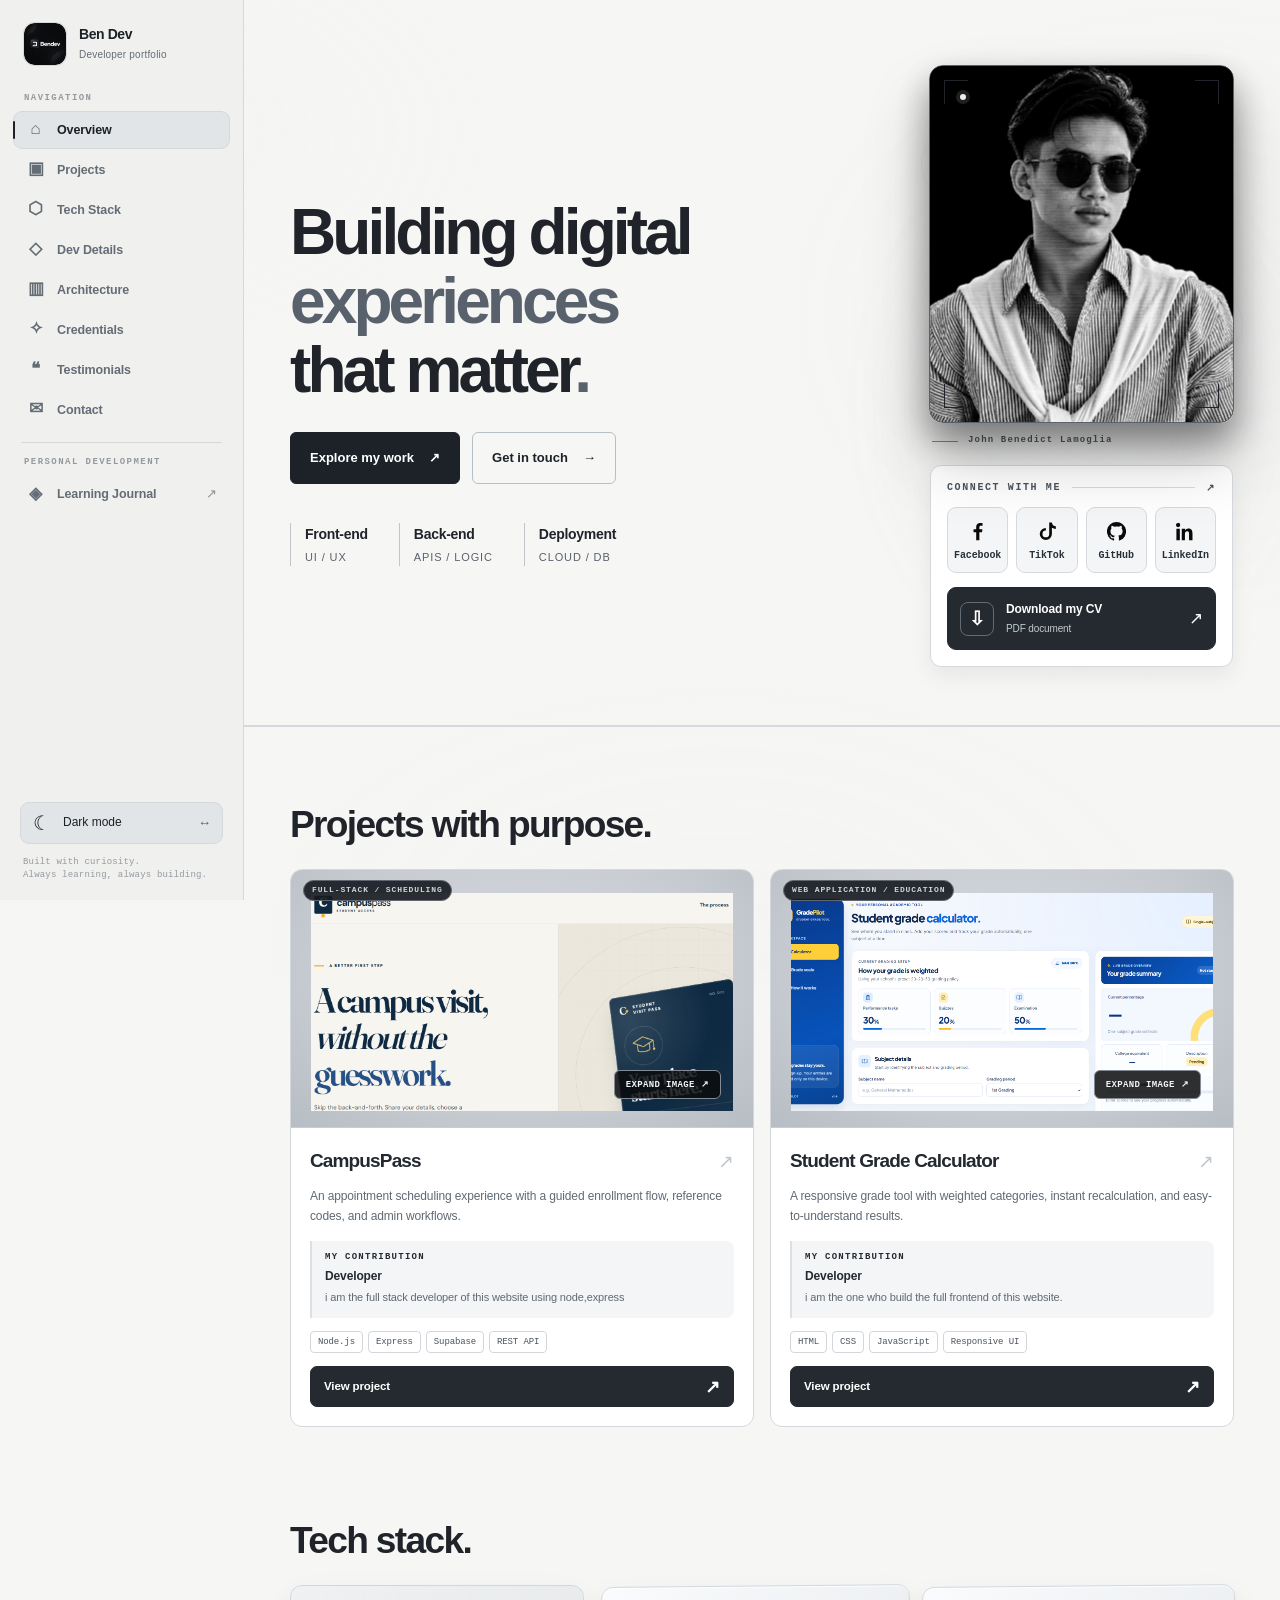
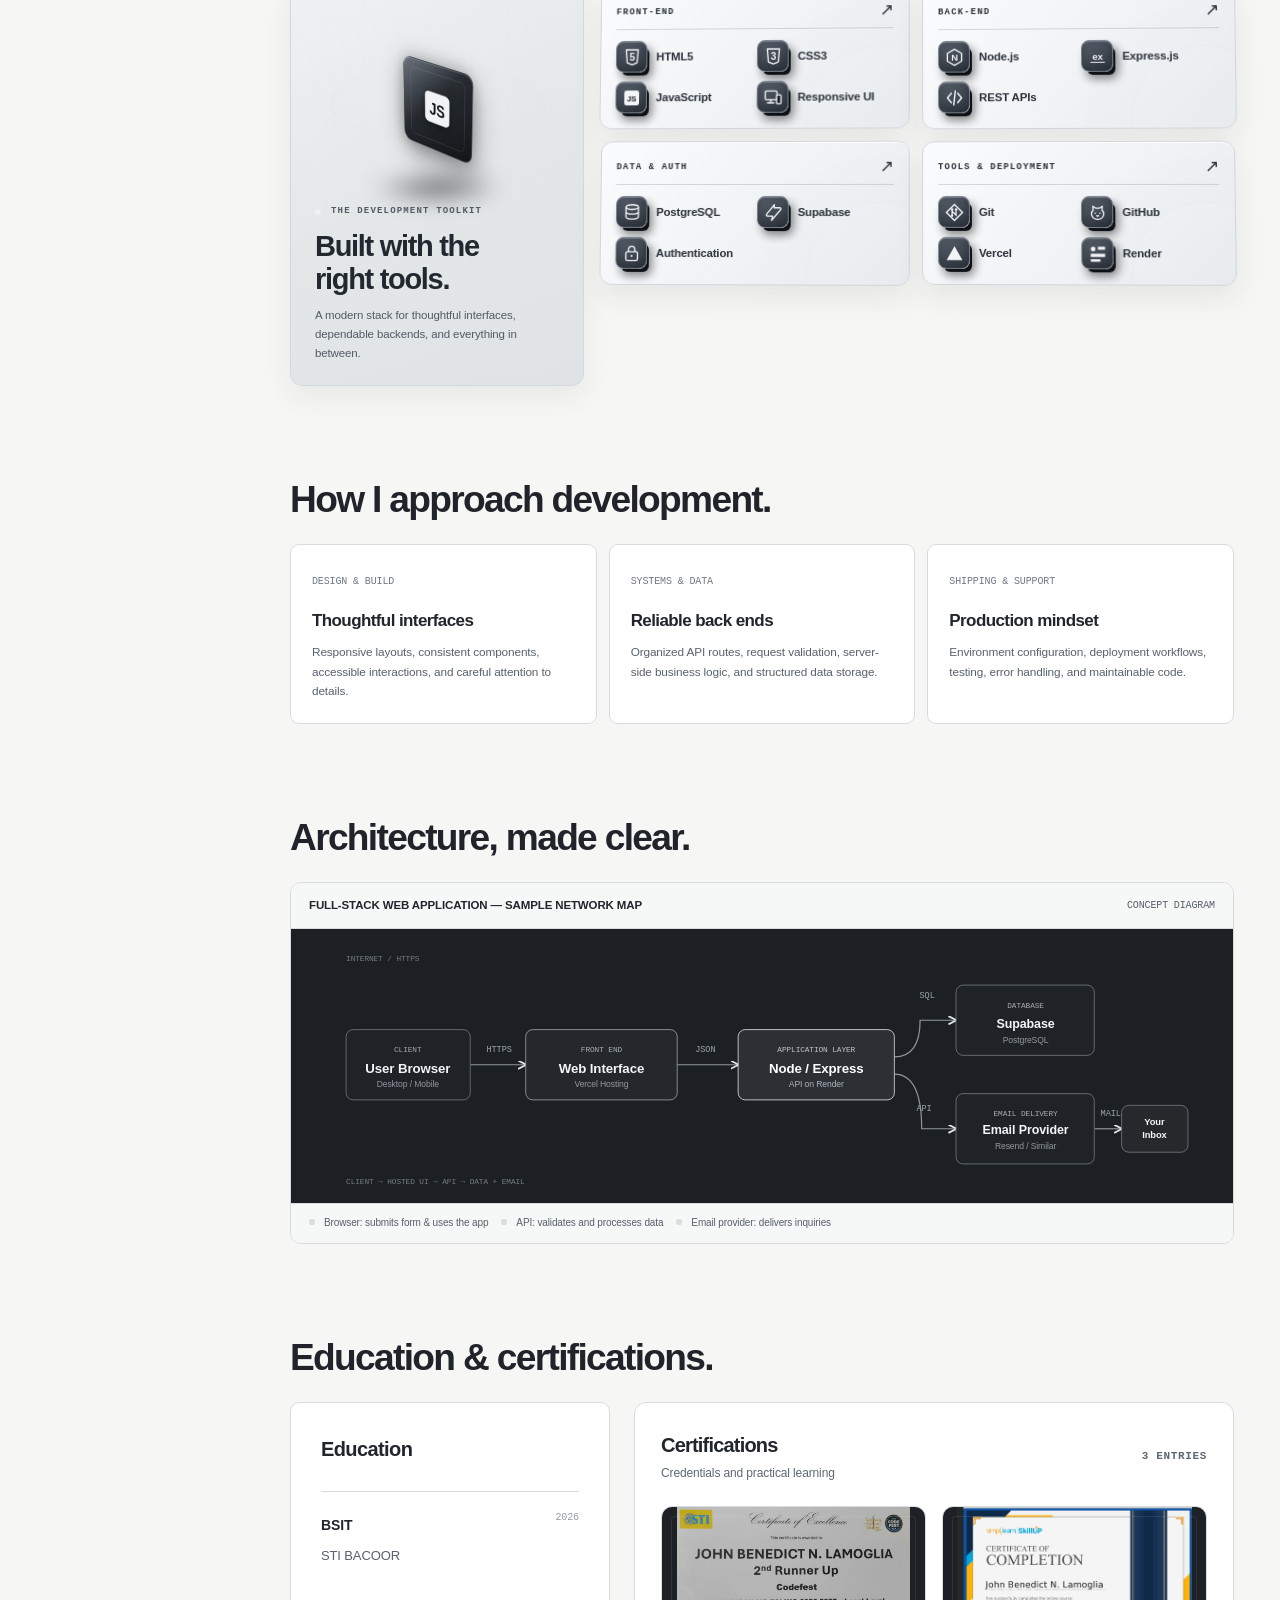
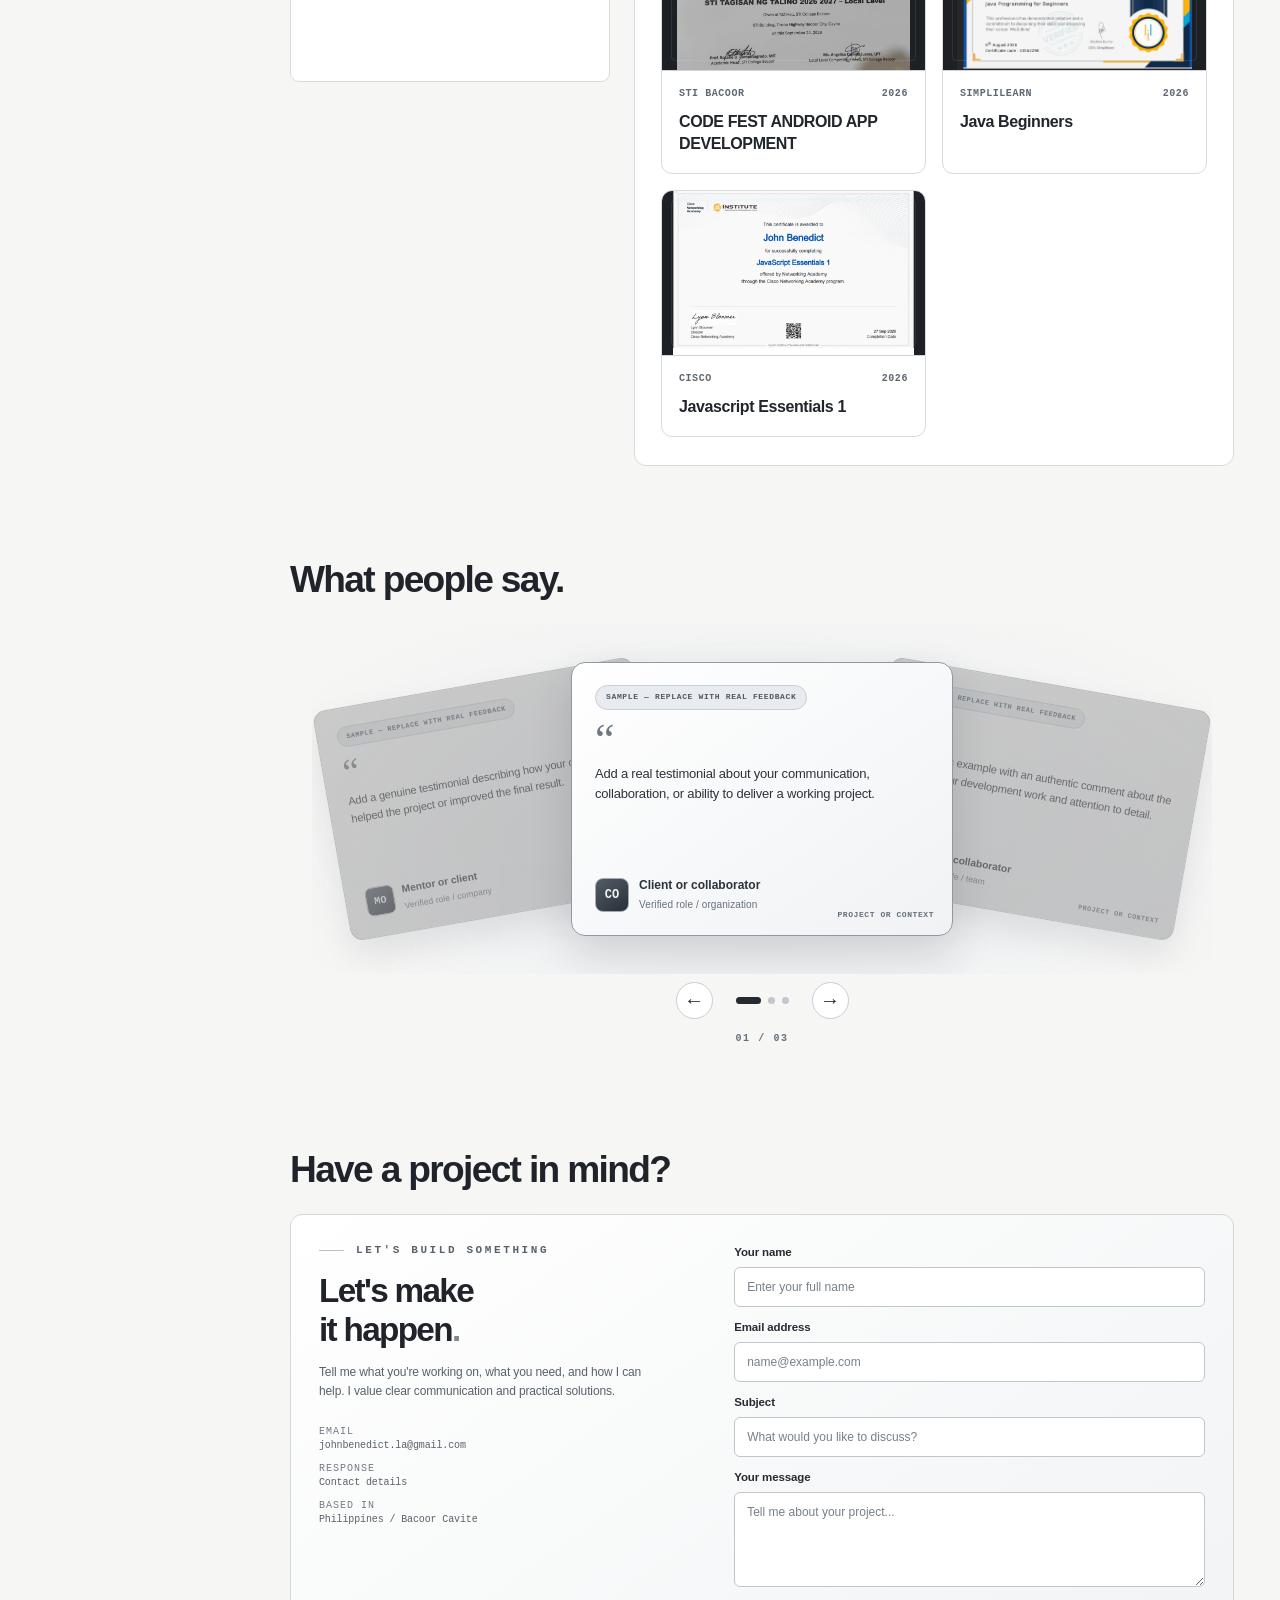
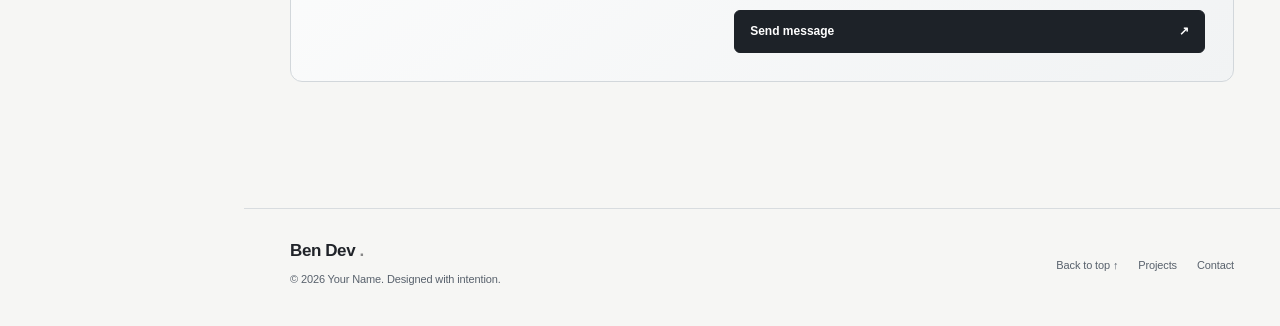
<file: index.html>
<!doctype html>
<html lang="en">

<head>
  <meta charset="UTF-8" />
  <meta name="viewport" content="width=device-width, initial-scale=1.0" />
  <meta name="theme-color" content="#0b0c0e" />
  <meta name="description" content="A minimalist, monochrome developer portfolio design prototype." />
  <title>Benedict Dev</title>
  <link rel="icon" href="assets/benedict.png" />
  <link rel="stylesheet" href="style.css" />
</head>

<body data-page="home">
  <!-- Offline SVG tech marks: monochrome, deliberately simplified for the portfolio -->
  <svg xmlns="http://www.w3.org/2000/svg" class="svg-sprite" aria-hidden="true" focusable="false">
    <symbol id="tech-html" viewBox="0 0 24 24">
      <path d="M4.3 2.5h15.4L18.3 19l-6.3 2.5L5.7 19z" fill="none" stroke="currentColor" stroke-width="1.7"
        stroke-linejoin="round" /><text x="12" y="16.9" font-size="13" font-weight="800" font-family="Arial,sans-serif"
        fill="currentColor" text-anchor="middle">5</text>
    </symbol>
    <symbol id="tech-css" viewBox="0 0 24 24">
      <path d="M4.3 2.5h15.4L18.3 19l-6.3 2.5L5.7 19z" fill="none" stroke="currentColor" stroke-width="1.7"
        stroke-linejoin="round" /><text x="12" y="16.9" font-size="13" font-weight="800" font-family="Arial,sans-serif"
        fill="currentColor" text-anchor="middle">3</text>
    </symbol>
    <symbol id="tech-javascript" viewBox="0 0 24 24">
      <rect x="2.5" y="2.5" width="19" height="19" rx="3" fill="currentColor" /><text x="12" y="16.3" font-size="10"
        font-weight="900" font-family="Arial,sans-serif" fill="#17191c" text-anchor="middle">JS</text>
    </symbol>
    <symbol id="tech-responsive" viewBox="0 0 24 24">
      <rect x="2" y="4" width="15" height="11" rx="1.8" fill="none" stroke="currentColor" stroke-width="1.7" />
      <path d="M5 19h8m-4-4v4" stroke="currentColor" stroke-width="1.7" stroke-linecap="round" />
      <rect x="16.5" y="9" width="5.5" height="11" rx="1.2" fill="#17191c" stroke="currentColor" stroke-width="1.7" />
    </symbol>
    <symbol id="tech-node" viewBox="0 0 24 24">
      <path d="m12 1.8 9 5.1v10.2l-9 5.1-9-5.1V6.9z" stroke="currentColor" stroke-width="1.7" fill="none"
        stroke-linejoin="round" /><text x="12" y="16.1" font-family="Arial,sans-serif" font-size="12" font-weight="800"
        text-anchor="middle" fill="currentColor">N</text>
    </symbol>
    <symbol id="tech-express" viewBox="0 0 24 24"><text x="12" y="16.5" font-size="12" font-family="Arial,sans-serif"
        font-weight="700" text-anchor="middle" fill="currentColor">ex</text>
      <path d="M3 19.5h18" stroke="currentColor" stroke-width="1.2" />
    </symbol>
    <symbol id="tech-rest" viewBox="0 0 24 24">
      <path d="m8 6-5 6 5 6m8-12 5 6-5 6m-3-15-2 18" fill="none" stroke="currentColor" stroke-width="1.8"
        stroke-linecap="round" stroke-linejoin="round" />
    </symbol>
    <symbol id="tech-postgres" viewBox="0 0 24 24">
      <ellipse cx="12" cy="5.2" rx="8" ry="3" fill="none" stroke="currentColor" stroke-width="1.7" />
      <path d="M4 5.3v12c0 1.7 3.6 3.1 8 3.1s8-1.4 8-3.1v-12M4 11c0 1.7 3.6 3.1 8 3.1s8-1.4 8-3.1" fill="none"
        stroke="currentColor" stroke-width="1.7" />
    </symbol>
    <symbol id="tech-supabase" viewBox="0 0 24 24">
      <path d="M13.2 2.1 3.5 14a1.5 1.5 0 0 0 1.2 2.5h6.3L9.8 22l10.7-12.9A1.5 1.5 0 0 0 19.3 6H13z" fill="none"
        stroke="currentColor" stroke-width="1.7" stroke-linejoin="round" />
    </symbol>
    <symbol id="tech-auth" viewBox="0 0 24 24">
      <rect x="4.5" y="10" width="15" height="11" rx="2" fill="none" stroke="currentColor" stroke-width="1.7" />
      <path d="M8 10V7a4 4 0 1 1 8 0v3" stroke="currentColor" stroke-width="1.7" fill="none" />
      <circle cx="12" cy="15.3" r="1.3" fill="currentColor" />
    </symbol>
    <symbol id="tech-git" viewBox="0 0 24 24">
      <path d="m12 1.8 10.2 10.2L12 22.2 1.8 12z" fill="none" stroke="currentColor" stroke-width="1.7" />
      <path d="M9 8.5v7m0-5 5 5V8.4" fill="none" stroke="currentColor" stroke-width="1.6" />
      <circle cx="9" cy="8" r="1.5" fill="currentColor" />
      <circle cx="9" cy="16" r="1.5" fill="currentColor" />
      <circle cx="14" cy="8" r="1.5" fill="currentColor" />
    </symbol>
    <symbol id="tech-github" viewBox="0 0 24 24">
      <path
        d="M6.5 8.8 6 4.1l4 2.5a10 10 0 0 1 4 0l4-2.5-.5 4.7a7 7 0 0 1 2.2 5.2c0 3.9-3.4 6.7-7.7 6.7S4.3 17.9 4.3 14c0-2.1.8-3.8 2.2-5.2Z"
        stroke="currentColor" stroke-width="1.6" fill="none" stroke-linejoin="round" />
      <path d="M9 13h.1m5.8 0h.1m-4 3c.7.6 1.4.6 2.1 0" stroke="currentColor" stroke-width="1.7"
        stroke-linecap="round" />
    </symbol>
    <symbol id="tech-vercel" viewBox="0 0 24 24">
      <path d="M12 2.8 22 20.5H2z" fill="currentColor" />
    </symbol>
    <symbol id="tech-render" viewBox="0 0 24 24">
      <circle cx="6" cy="6" r="3" fill="currentColor" />
      <path d="M12 3h9v4h-9zM3 12h18v4H3zM3 19h12v3H3z" fill="currentColor" />
    </symbol>
  </svg>
  <div class="mobile-bar">
    <a class="mobile-brand" href="index.html#home" aria-label="Portfolio home"><span class="mobile-brandmark"><img
          class="site-icon-image" src="assets/branding/bendev.png" alt="" width="38"
          height="38" /><span class="site-icon-fallback" aria-hidden="true">&lt;/&gt;</span></span>Ben Dev<span
        class="mobile-brand-muted"></span></a>
    <div class="mobile-actions"><button type="button" class="theme-toggle theme-toggle-mobile"
        aria-label="Switch color theme" title="Toggle light and dark mode"><span class="theme-icon"
          aria-hidden="true">☼</span></button><button id="sidebarToggle" type="button" class="sidebar-toggle"
        aria-label="Open navigation" aria-expanded="false" aria-controls="siteSidebar"><span
          aria-hidden="true">☰</span></button></div>
  </div>
  <div class="sidebar-scrim" id="sidebarScrim" aria-hidden="true"></div>
  <aside class="site-sidebar" id="siteSidebar" aria-label="Website navigation">
    <div class="sidebar-head"><a href="index.html#home" class="sidebar-brand"><span class="sidebar-brandmark"><img
            class="site-icon-image" src="assets/branding/bendev.png" alt="" width="38" height="38" /><span
            class="site-icon-fallback" aria-hidden="true">&lt;/&gt;</span></span><span>Ben Dev<small>Developer
            portfolio</small></span></a></div>
    <div class="sidebar-caption">NAVIGATION</div>
    <nav class="sidebar-nav" aria-label="Portfolio sections"><a href="#home" class="side-link" data-section="home"><span
          class="side-icon" aria-hidden="true">⌂</span><span>Overview</span></a>
      <a href="#projects" class="side-link" data-section="projects"><span class="side-icon"
          aria-hidden="true">▣</span><span>Projects</span></a>
      <a href="#stack" class="side-link" data-section="stack"><span class="side-icon"
          aria-hidden="true">⬡</span><span>Tech Stack</span></a>
      <a href="#about" class="side-link" data-section="about"><span class="side-icon"
          aria-hidden="true">◇</span><span>Dev Details</span></a>
      <a href="#architecture" class="side-link" data-section="architecture"><span class="side-icon"
          aria-hidden="true">▥</span><span>Architecture</span></a>
      <a href="#credentials" class="side-link" data-section="credentials"><span class="side-icon"
          aria-hidden="true">✧</span><span>Credentials</span></a>
      <a href="#testimonials" class="side-link" data-section="testimonials"><span class="side-icon"
          aria-hidden="true">❝</span><span>Testimonials</span></a>
      <a href="#contact" class="side-link" data-section="contact"><span class="side-icon"
          aria-hidden="true">✉</span><span>Contact</span></a>
    </nav>
    <div class="sidebar-divider"></div>
    <div class="sidebar-caption">PERSONAL DEVELOPMENT</div>
    <nav class="sidebar-nav" aria-label="Learning pages"><a class="side-link learning-link" href="learning.html"
        data-section="learning"><span class="side-icon" aria-hidden="true">◈</span><span>Learning Journal</span><span
          class="sidebar-arrow" aria-hidden="true">↗</span></a></nav>
    <div class="sidebar-bottom"><button class="theme-toggle theme-toggle-desktop" type="button"
        aria-label="Switch color theme" title="Toggle light and dark mode"><span class="theme-icon"
          aria-hidden="true">☼</span><span class="theme-toggle-label">Light mode</span><span class="sidebar-arrow"
          aria-hidden="true">↔</span></button>
      <div class="sidebar-footnote">Built with curiosity.<br />Always learning, always building.</div>
    </div>
  </aside>
  <main>
    <section class="hero" id="home">
      <div class="shell">
        <div class="hero-copy">
          <h1>Building digital <span class="fade">experiences</span> that matter<span class="fade">.</span></h1>
          <div class="hero-actions">
            <a class="btn btn-primary" href="#projects">Explore my work <span aria-hidden="true">↗</span></a>
            <a class="btn btn-outline" href="#contact">Get in touch <span aria-hidden="true">→</span></a>
          </div>
          <div class="mini-stats">
            <div><strong>Front-end</strong><span>UI / UX</span></div>
            <div><strong>Back-end</strong><span>APIs / LOGIC</span></div>
            <div><strong>Deployment</strong><span>CLOUD / DB</span></div>
          </div>
        </div>

        <!-- PORTRAIT: Add your own image at assets/profile.jpg to replace the placeholder.
             The portrait automatically appears when the image loads. -->
        <aside class="hero-portrait" aria-label="Profile photo area">
          <div class="portrait-aura" aria-hidden="true"></div>
          <div class="portrait-stage" id="portraitStage">
            <div class="portrait-orbit portrait-orbit-a" aria-hidden="true"></div>
            <div class="portrait-orbit portrait-orbit-b" aria-hidden="true"></div>
            <div class="portrait-tilt" id="portraitTilt">
              <div class="portrait-frame" id="portraitFrame">
                <div class="portrait-grid" aria-hidden="true"></div>
                <div class="portrait-placeholder" aria-hidden="true">
                  <svg class="portrait-silhouette" viewBox="0 0 340 420" focusable="false"
                    xmlns="http://www.w3.org/2000/svg">
                    <defs>
                      <linearGradient id="silhouetteFill" x1="0" y1="0" x2="1" y2="1">
                        <stop offset="0%" stop-color="#7b8089" />
                        <stop offset="60%" stop-color="#545962" />
                        <stop offset="100%" stop-color="#383c43" />
                      </linearGradient>
                      <linearGradient id="silhouetteSoft" x1="0" y1="0" x2="0" y2="1">
                        <stop offset="0%" stop-color="#6c717a" />
                        <stop offset="100%" stop-color="#30343a" />
                      </linearGradient>
                    </defs>
                    <ellipse cx="170" cy="401" rx="145" ry="22" fill="#aeb3bb" opacity=".08" />
                    <path d="M29 416c4-82 22-113 77-133 22-8 38-11 64-11s42 3 64 11c55 20 73 51 77 133Z"
                      fill="url(#silhouetteFill)" />
                    <path d="M133 262v38c0 25 74 25 74 0v-38" fill="#61656d" />
                    <path d="M96 150c0-61 32-100 74-100s74 39 74 100v27c0 66-35 112-74 112s-74-46-74-112z"
                      fill="url(#silhouetteFill)" />
                    <path
                      d="M94 161c-5-63 11-109 58-120 28-7 67 2 82 29 21 16 23 49 14 90-10-19-17-40-19-64-23 26-74 34-121 31-1 18-4 28-14 34z"
                      fill="url(#silhouetteSoft)" />
                    <path d="M87 175c-10-10-17 1-14 20 3 18 12 27 24 28m156-48c10-10 17 1 14 20-3 18-12 27-24 28"
                      fill="#585d65" />
                    <path d="M91 321c29 22 55 29 79 29s50-7 79-29" fill="none" stroke="#bec3ca" stroke-opacity=".13"
                      stroke-width="2" />
                  </svg>
                  <span class="portrait-placeholder-caption"><svg viewBox="0 0 24 24" fill="none" stroke="currentColor"
                      stroke-width="1.5" aria-hidden="true">
                      <rect x="3" y="5" width="18" height="14" rx="2" />
                      <circle cx="9" cy="10" r="2" />
                      <path d="m5 17 5-5 3 3 3-4 3 6" />
                    </svg><span>YOUR PHOTO HERE</span></span>
                </div>
                <img class="portrait-photo" id="portraitPhoto" src="assets/benedict.png"
                  alt="Portrait of the portfolio owner" decoding="async" />
                <div class="portrait-frame-light" aria-hidden="true"></div>
                <span class="portrait-corner portrait-corner--tl" aria-hidden="true"></span>
                <span class="portrait-corner portrait-corner--tr" aria-hidden="true"></span>
                <span class="portrait-corner portrait-corner--bl" aria-hidden="true"></span>
                <span class="portrait-corner portrait-corner--br" aria-hidden="true"></span>
                <div class="portrait-top-label" aria-hidden="true"><span class="portrait-indicator"></span> </div>
              </div>
            </div><!-- /.portrait-tilt -->
          </div><!-- /.portrait-stage -->
          <div class="portrait-bottom-bar"><span class="portrait-dash" aria-hidden="true"></span><span> John Benedict Lamoglia</span><span class="portrait-plus" aria-hidden="true"></span></div>
          <div class="social-panel" aria-label="Social media profiles">
            <div class="social-panel-header"><span>CONNECT WITH ME</span><span class="social-panel-stroke"
                aria-hidden="true"></span><span>↗</span></div>
            <div class="social-list" id="socialLinks"></div>
            <div id="cvDownloadSlot" class="cv-download-slot" aria-label="Curriculum vitae download"></div>
        </aside>
      </div>
    </section>
    <div class="strip">
    </div>
    <section class="content" id="projects">
      <div class="shell">
        <div class="section-heading">
          <div>
            <div class="section-kicker"></div>
            <h2 class="section-title">Projects with purpose.</h2>
          </div>
        </div>
        <div class="project-grid" id="projectsGrid" aria-label="Portfolio projects"></div>
      </div>
    </section>
    <dialog class="project-dialog" id="projectDialog" aria-labelledby="projectDialogTitle">
      <div class="project-dialog-top"><strong id="projectDialogTitle">Project screenshot</strong><button type="button"
          class="project-dialog-close" id="projectDialogClose" aria-label="Close project screenshot">✕</button></div>
      <div class="project-dialog-image"><img id="projectDialogImage" alt="" /></div>
    </dialog>
    <section class="content" id="stack">
      <div class="shell">
        <div class="section-heading">
          <div>
            <div class="section-kicker"></div>
            <h2 class="section-title">Tech stack.</h2>
          </div>
        </div>
        <div class="stack-box">
          <div class="stack-intro">
            <div aria-hidden="true" class="stack-scene">
              <div class="stack-halo stack-halo-one"></div>
              <div class="stack-halo stack-halo-two"></div>
              <div class="stack-cube">
                <span class="cube-face cube-front"><svg class="cube-glyph">
                    <use href="#tech-javascript"></use>
                  </svg></span>
                <span class="cube-face cube-back"><svg class="cube-glyph">
                    <use href="#tech-github"></use>
                  </svg></span>
                <span class="cube-face cube-right"><svg class="cube-glyph">
                    <use href="#tech-node"></use>
                  </svg></span>
                <span class="cube-face cube-left"><svg class="cube-glyph">
                    <use href="#tech-postgres"></use>
                  </svg></span>
                <span class="cube-face cube-top"><svg class="cube-glyph">
                    <use href="#tech-html"></use>
                  </svg></span>
                <span class="cube-face cube-bottom"><svg class="cube-glyph">
                    <use href="#tech-css"></use>
                  </svg></span>
              </div>
              <span class="stack-stage-shadow"></span>
            </div>
            <div class="stack-intro-copy">
              <span class="stack-eyebrow"><span class="stack-eyebrow-dot"></span> THE DEVELOPMENT TOOLKIT</span>
              <h3>Built with the<br /><em>right tools.</em></h3>
              <p>A modern stack for thoughtful interfaces, dependable backends, and everything in between.</p>
            </div>
          </div>
          <div class="stack-list" id="stackList" aria-label="Technologies by category"></div>
        </div>
      </div>
    </section>
    <section class="content" id="about">
      <div class="shell">
        <div class="section-heading">
          <div>
            <div class="section-kicker"></div>
            <h2 class="section-title">How I approach development.</h2>
          </div>
        </div>
        <div class="details">
          <article class="detail"><span class="num">DESIGN & BUILD</span>
            <h3>Thoughtful interfaces</h3>
            <p>Responsive layouts, consistent components, accessible interactions, and careful attention to details.</p>
          </article>
          <article class="detail"><span class="num">SYSTEMS & DATA</span>
            <h3>Reliable back ends</h3>
            <p>Organized API routes, request validation, server-side business logic, and structured data storage.</p>
          </article>
          <article class="detail"><span class="num">SHIPPING & SUPPORT</span>
            <h3>Production mindset</h3>
            <p>Environment configuration, deployment workflows, testing, error handling, and maintainable code.</p>
          </article>
        </div>
      </div>
    </section>
    <section class="content" id="architecture">
      <div class="shell">
        <div class="section-heading">
          <div>
            <div class="section-kicker"></div>
            <h2 class="section-title">Architecture, made clear.</h2>
          </div>
        </div>
        <div class="architecture">
          <div class="diagram-header"><strong>FULL-STACK WEB APPLICATION — SAMPLE NETWORK MAP</strong><small>CONCEPT
              DIAGRAM</small></div>
          <div class="diagram-scroll"><svg viewBox="0 0 1100 330" role="img"
              aria-label="Architecture diagram: user browser to Vercel front end to Render Node and Express API; API connects to Supabase database and email service; email service sends to personal inbox">
              <defs>
                <marker id="arr" markerWidth="8" markerHeight="8" refX="6.5" refY="3.5" orient="auto">
                  <path d="M0 0 L7 3.5 L0 7" fill="none" stroke="#e4e6e9" stroke-width="1.5" />
                </marker>
              </defs>
              <g stroke="#8f969e" stroke-width="1.5" fill="none" marker-end="url(#arr)">
                <path d="M177 161 H248" />
                <path d="M442 161 H520" />
                <path d="M720 151 Q753 151 753 104 H799" />
                <path d="M720 173 Q755 173 755 243 H799" />
                <path d="M976 243 H1011" />
              </g>
              <g font-family="Consolas,monospace" fill="#9da4ac" font-size="11" text-anchor="middle"><text x="214"
                  y="145">HTTPS</text><text x="478" y="145">JSON</text><text x="762" y="76">SQL</text><text x="758"
                  y="220">API</text><text x="997" y="227">MAIL</text></g>
              <g>
                <rect x="18" y="116" width="159" height="90" rx="9" fill="#1f2226" stroke="#767b82" /><text x="97"
                  y="145" text-anchor="middle" font-family="Consolas,monospace" font-size="10"
                  fill="#9ea5ad">CLIENT</text><text x="97" y="171" text-anchor="middle" font-size="17" font-weight="650"
                  fill="#f3f4f6">User Browser</text><text x="97" y="190" text-anchor="middle" font-size="11"
                  fill="#9298a1">Desktop / Mobile</text>
              </g>
              <g>
                <rect x="248" y="116" width="194" height="90" rx="9" fill="#24272b" stroke="#a1a6ad" /><text x="345"
                  y="145" text-anchor="middle" font-family="Consolas,monospace" font-size="10" fill="#a7adb5">FRONT
                  END</text><text x="345" y="171" text-anchor="middle" font-size="17" font-weight="650"
                  fill="#f3f4f6">Web Interface</text><text x="345" y="190" text-anchor="middle" font-size="11"
                  fill="#9298a1">Vercel Hosting</text>
              </g>
              <g>
                <rect x="520" y="116" width="200" height="90" rx="9" fill="#2c3034" stroke="#e3e6e9" /><text x="620"
                  y="145" text-anchor="middle" font-family="Consolas,monospace" font-size="10"
                  fill="#c0c5cc">APPLICATION LAYER</text><text x="620" y="171" text-anchor="middle" font-size="17"
                  font-weight="650" fill="#fff">Node / Express</text><text x="620" y="190" text-anchor="middle"
                  font-size="11" fill="#abb1ba">API on Render</text>
              </g>
              <g>
                <rect x="799" y="59" width="177" height="90" rx="9" fill="#1f2226" stroke="#777d85" /><text x="888"
                  y="88" text-anchor="middle" font-family="Consolas,monospace" font-size="10"
                  fill="#a7adb5">DATABASE</text><text x="888" y="114" text-anchor="middle" font-size="16"
                  font-weight="650" fill="#f3f4f6">Supabase</text><text x="888" y="133" text-anchor="middle"
                  font-size="11" fill="#9298a1">PostgreSQL</text>
              </g>
              <g>
                <rect x="799" y="198" width="177" height="90" rx="9" fill="#1f2226" stroke="#777d85" /><text x="888"
                  y="226" text-anchor="middle" font-family="Consolas,monospace" font-size="10" fill="#a7adb5">EMAIL
                  DELIVERY</text><text x="888" y="250" text-anchor="middle" font-size="16" font-weight="650"
                  fill="#f3f4f6">Email Provider</text><text x="888" y="269" text-anchor="middle" font-size="11"
                  fill="#9298a1">Resend / Similar</text>
              </g>
              <g>
                <rect x="1011" y="213" width="85" height="60" rx="9" fill="#25292c" stroke="#777d85" /><text x="1053"
                  y="238" text-anchor="middle" font-size="12" font-weight="650" fill="#f3f4f6">Your</text><text x="1053"
                  y="255" text-anchor="middle" font-size="12" font-weight="650" fill="#f3f4f6">Inbox</text>
              </g>
              <g font-family="Consolas,monospace" font-size="10" fill="#747b83"><text x="18" y="28">INTERNET /
                  HTTPS</text><text x="18" y="314">CLIENT → HOSTED UI → API → DATA + EMAIL</text></g>
            </svg></div>
          <div class="diagram-footer"><span>Browser: submits form &amp; uses the app</span><span>API: validates and
              processes data</span><span>Email provider: delivers inquiries</span></div>
        </div>
      </div>
    </section>
    <section class="content" id="credentials">
      <div class="shell">
        <div class="section-heading">
          <div>
            <div class="section-kicker"></div>
            <h2 class="section-title">Education &amp; certifications.</h2>
          </div>
        </div>
        <div class="credentials-layout">
          <article class="resume-card education-card">
            <h3>Education</h3>
            <div class="resume-entry">
              <div><strong>BSIT </strong>
                <p>STI BACOOR</p>
                <p></p>
              </div><small>2026</small>
            </div>
            <div class="placeholder"> </div>
          </article>
          <div class="certifications-panel">
            <div class="credentials-panel-heading">
              <div>
                <h3>Certifications</h3>
                <p>Credentials and practical learning</p>
              </div><span id="certCount" aria-label="Certification count"></span>
            </div>
            <div class="certifications-grid" id="certificationsGrid" aria-label="Certificates gallery"></div>
          </div>
        </div>
      </div>
    </section>
    <dialog class="certificate-dialog" id="certificateDialog" aria-labelledby="certificateDialogTitle">
      <div class="certificate-dialog-top"><strong id="certificateDialogTitle">Certificate preview</strong><button
          type="button" class="certificate-close" id="certificateClose"
          aria-label="Close certificate preview">✕</button></div>
      <div class="certificate-dialog-image"><img id="certificateDialogImage" alt="" /></div>
      <p id="certificateDialogSubtitle"></p>
    </dialog>
    <section class="content testimonials-section" id="testimonials">
      <div class="shell">
        <div class="section-heading">
          <div>
            <div class="section-kicker"></div>
            <h2 class="section-title">What people say.</h2>
          </div>
        </div>
        <div class="testimonial-gallery" aria-roledescription="carousel" aria-label="Testimonials">
          <div class="testimonial-stage" id="testimonialStage" aria-live="off"></div>
          <div class="testimonial-navigation">
            <button type="button" class="testimonial-arrow" id="testimonialPrev"
              aria-label="Previous testimonial">←</button>
            <div class="testimonial-dots" id="testimonialDots" aria-label="Choose a testimonial"></div>
            <button type="button" class="testimonial-arrow" id="testimonialNext"
              aria-label="Next testimonial">→</button>
          </div>
          <p class="testimonial-count" id="testimonialCount" role="status" aria-live="polite"></p>
        </div>
      </div>
    </section>
    <section class="content" id="contact">
      <div class="shell">
        <div class="section-heading">
          <div>
            <div class="section-kicker"></div>
            <h2 class="section-title">Have a project in mind?</h2>
          </div>
        </div>
        <div class="contact-box">
          <div>
            <div class="eyebrow">LET'S BUILD SOMETHING</div>
            <h3>Let's make<br />it happen<span class="hero-period">.</span></h3>
            <p>Tell me what you're working on, what you need, and how I can help. I value clear communication and
              practical solutions.</p>
            <div class="contact-facts">
              <div><span>EMAIL</span>johnbenedict.la@gmail.com</div>
              <div><span>RESPONSE</span>Contact details</div>
              <div><span>BASED IN</span>Philippines / Bacoor Cavite</div>
            </div>
          </div>
          <form class="contact-form" id="contactForm">
            <div><label for="contactName">Your name</label><input type="text" id="contactName" name="name"
                placeholder="Enter your full name" autocomplete="name" maxlength="80" required /></div>
            <div><label for="contactEmail">Email address</label><input type="email" id="contactEmail" name="email"
                placeholder="name@example.com" autocomplete="email" maxlength="200" required /></div>
            <div><label for="contactSubject">Subject</label><input type="text" id="contactSubject" name="subject"
                placeholder="What would you like to discuss?" maxlength="140" required /></div>
            <div><label for="contactMessage">Your message</label><textarea id="contactMessage" name="message" rows="4"
                placeholder="Tell me about your project..." maxlength="4000" required></textarea></div><button
              class="btn btn-primary" type="submit">Send message <span>↗</span></button>
            <div class="form-status" id="formStatus" role="status" aria-live="polite"></div>
          </form>
        </div>
      </div>
    </section>
  </main>
  <footer>
    <div class="shell footer-inner">
      <div><strong>Ben Dev <span class="footer-period">.</span></strong><br /><small>© <span id="year">2026</span> Your
          Name. Designed with intention.</small></div>
      <div class="footer-links"><a href="#home">Back to top ↑</a><a href="#projects">Projects</a><a
          href="#contact">Contact</a></div>
    </div>
  </footer>
  <!-- Edit portfolioContent in script.js to add projects, technologies, learning topics, certificates, and social links. -->
  <script src="script.js" defer></script>
</body>

</html>
</file>
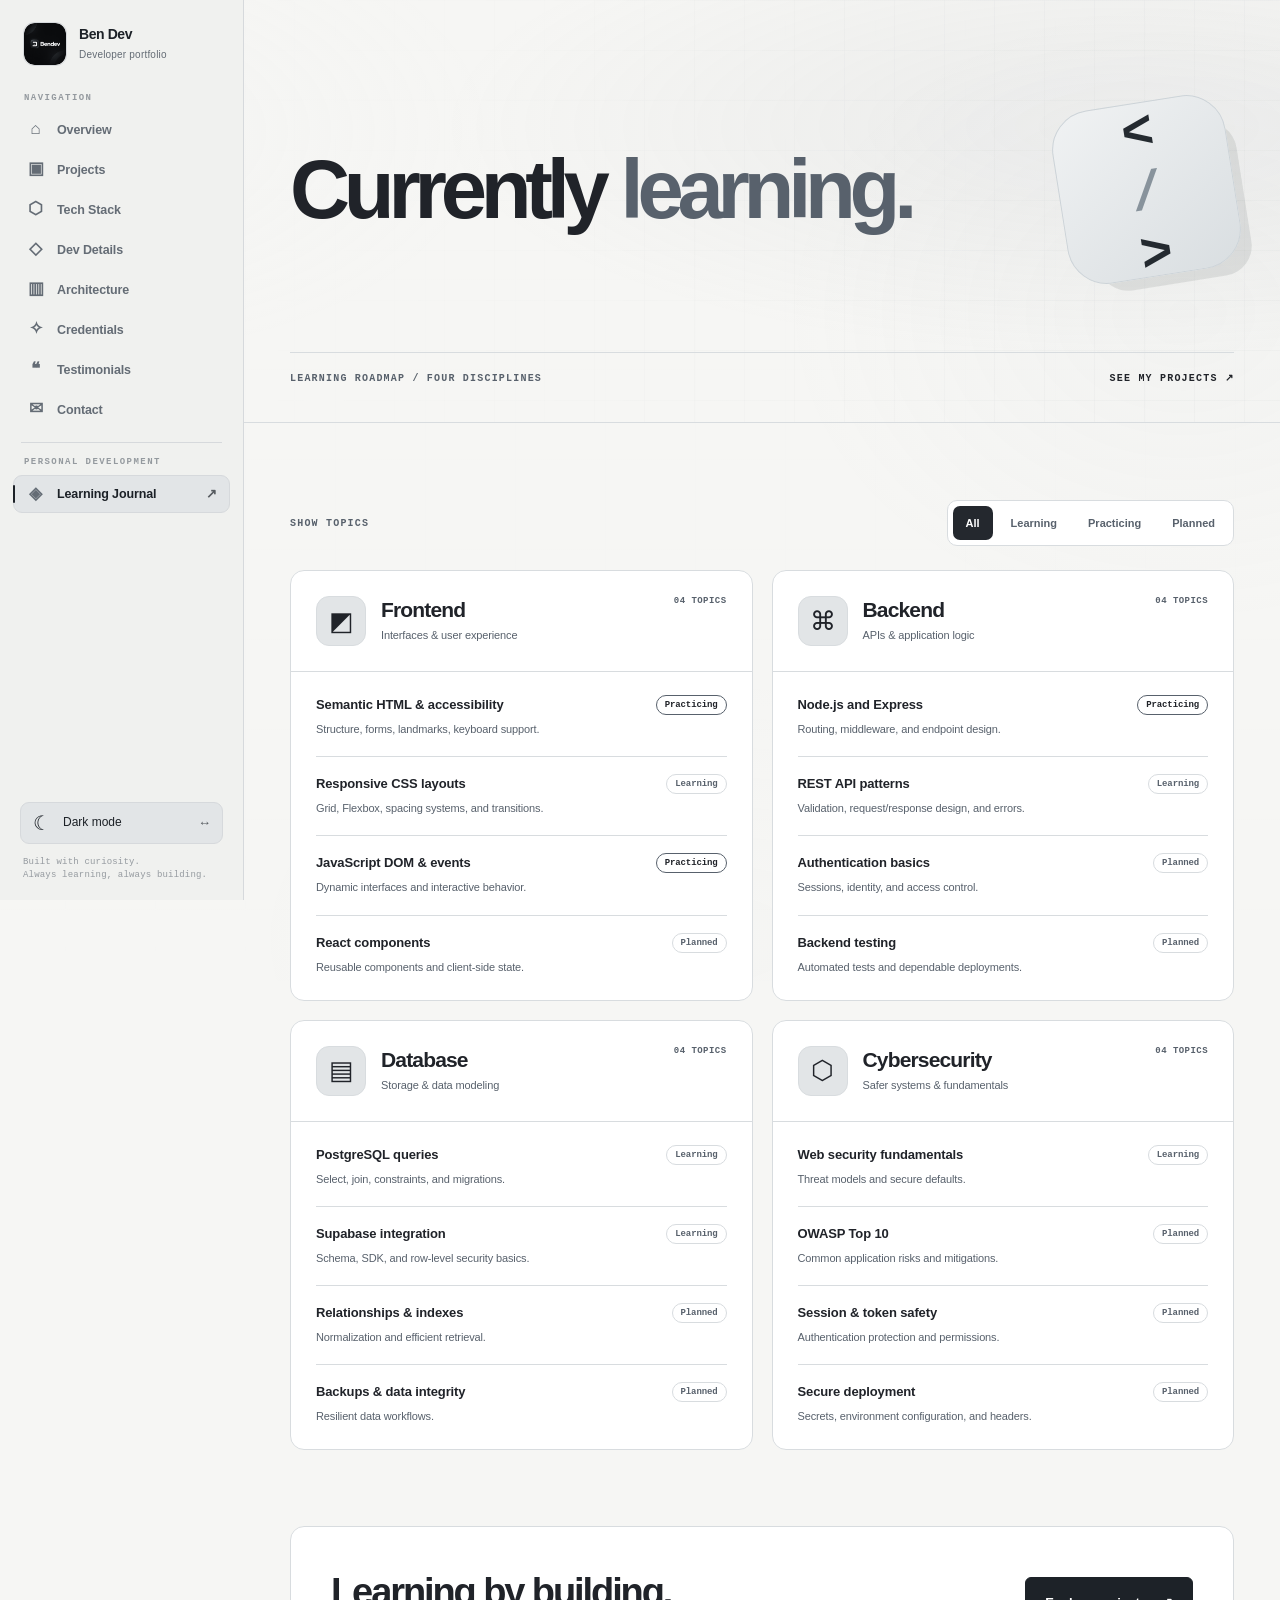
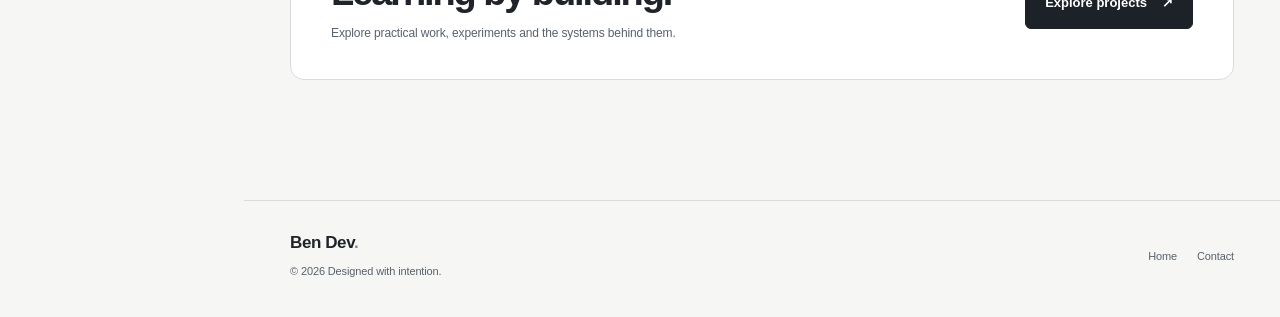
<file: learning.html>
<!doctype html>
<html lang="en">
<head>
  <meta charset="UTF-8" />
  <meta name="viewport" content="width=device-width, initial-scale=1.0" />
  <meta name="theme-color" content="#0b0c0e" />
  <meta name="description" content="A developer learning journal covering frontend, backend, databases and cybersecurity." />
  <title>Learning Journal</title>
  <link rel="icon" href="assets//benedict.png" />
  <link rel="stylesheet" href="style.css" />
</head>
<body data-page="learning">
<div class="mobile-bar">
    <a class="mobile-brand" href="index.html#home" aria-label="Portfolio home"><span class="mobile-brandmark"><img class="site-icon-image" src="assets/branding/bendev.png" alt="" width="38" height="38"/><span class="site-icon-fallback" aria-hidden="true">&lt;/&gt;</span></span> Bed Dev<span class="mobile-brand-muted"></span></a>
    <div class="mobile-actions"><button type="button" class="theme-toggle theme-toggle-mobile" aria-label="Switch color theme" title="Toggle light and dark mode"><span class="theme-icon" aria-hidden="true"></span></button><button id="sidebarToggle" type="button" class="sidebar-toggle" aria-label="Open navigation" aria-expanded="false" aria-controls="siteSidebar"><span aria-hidden="true">☰</span></button></div>
  </div>
  <div class="sidebar-scrim" id="sidebarScrim" aria-hidden="true"></div>
  <aside class="site-sidebar" id="siteSidebar" aria-label="Website navigation">
    <div class="sidebar-head"><a href="index.html#home" class="sidebar-brand"><span class="sidebar-brandmark"><img class="site-icon-image" src="assets/branding/bendev.png" alt="" width="38" height="38"/><span class="site-icon-fallback" aria-hidden="true">&lt;/&gt;</span></span><span> Ben Dev<small>Developer portfolio</small></span></a></div>
    <div class="sidebar-caption">NAVIGATION</div>
    <nav class="sidebar-nav" aria-label="Portfolio sections"><a href="index.html#home" class="side-link" data-section="home"><span class="side-icon" aria-hidden="true">⌂</span><span>Overview</span></a>
<a href="index.html#projects" class="side-link" data-section="projects"><span class="side-icon" aria-hidden="true">▣</span><span>Projects</span></a>
<a href="index.html#stack" class="side-link" data-section="stack"><span class="side-icon" aria-hidden="true">⬡</span><span>Tech Stack</span></a>
<a href="index.html#about" class="side-link" data-section="about"><span class="side-icon" aria-hidden="true">◇</span><span>Dev Details</span></a>
<a href="index.html#architecture" class="side-link" data-section="architecture"><span class="side-icon" aria-hidden="true">▥</span><span>Architecture</span></a>
<a href="index.html#credentials" class="side-link" data-section="credentials"><span class="side-icon" aria-hidden="true">✧</span><span>Credentials</span></a>
<a href="index.html#testimonials" class="side-link" data-section="testimonials"><span class="side-icon" aria-hidden="true">❝</span><span>Testimonials</span></a>
<a href="index.html#contact" class="side-link" data-section="contact"><span class="side-icon" aria-hidden="true">✉</span><span>Contact</span></a></nav>
    <div class="sidebar-divider"></div>
    <div class="sidebar-caption">PERSONAL DEVELOPMENT</div>
    <nav class="sidebar-nav" aria-label="Learning pages"><a class="side-link learning-link is-current" href="learning.html" data-section="learning"><span class="side-icon" aria-hidden="true">◈</span><span>Learning Journal</span><span class="sidebar-arrow" aria-hidden="true">↗</span></a></nav>
    <div class="sidebar-bottom"><button class="theme-toggle theme-toggle-desktop" type="button" aria-label="Switch color theme" title="Toggle light and dark mode"><span class="theme-icon" aria-hidden="true">☼</span><span class="theme-toggle-label">Light mode</span><span class="sidebar-arrow" aria-hidden="true">↔</span></button><div class="sidebar-footnote">Built with curiosity.<br/>Always learning, always building.</div></div>
  </aside>
<main class="learning-main">
  <section class="learning-hero" id="learning">
    <div class="shell">
      <div class="learning-title-layout">
        <div><h1>Currently <span>learning.</span></h1></div>
        <div class="learning-hero-mark" aria-hidden="true">&lt; <span>/</span> &gt;</div>
      </div>
      <div class="learning-hero-footer"><span>LEARNING ROADMAP / FOUR DISCIPLINES</span><a href="index.html#projects">SEE MY PROJECTS <span aria-hidden="true">↗</span></a></div>
    </div>
  </section>
  <section class="content learning-content" aria-labelledby="learningTopicsTitle">
    <div class="shell">
      <div class="learning-filter-row"><span>SHOW TOPICS</span><div class="learning-filters" id="learningFilters" aria-label="Filter topics by learning status"><button type="button" class="learning-filter is-active" data-filter="all" aria-pressed="true">All</button><button type="button" class="learning-filter" data-filter="Learning" aria-pressed="false">Learning</button><button type="button" class="learning-filter" data-filter="Practicing" aria-pressed="false">Practicing</button><button type="button" class="learning-filter" data-filter="Planned" aria-pressed="false">Planned</button></div></div>
      <div class="learning-grid" id="learningGrid" aria-live="polite"></div>
  </section>
  <section class="learning-callout"><div class="shell"><div class="learning-callout-inner"><div><div class="section-kicker"></div><h2>Learning by building.</h2><p>Explore practical work, experiments and the systems behind them.</p></div><a class="btn btn-primary" href="index.html#projects">Explore projects <span aria-hidden="true">↗</span></a></div></div></section>
</main>
<footer><div class="shell footer-inner"><div><strong>Ben Dev<span class="footer-period">.</span></strong><br/><small>© <span id="year">2026</span> Designed with intention.</small></div><div class="footer-links"><a href="index.html#home">Home</a><a href="index.html#contact">Contact</a></div></div></footer>
<script src="script.js" defer></script>
</body>
</html>
</file>
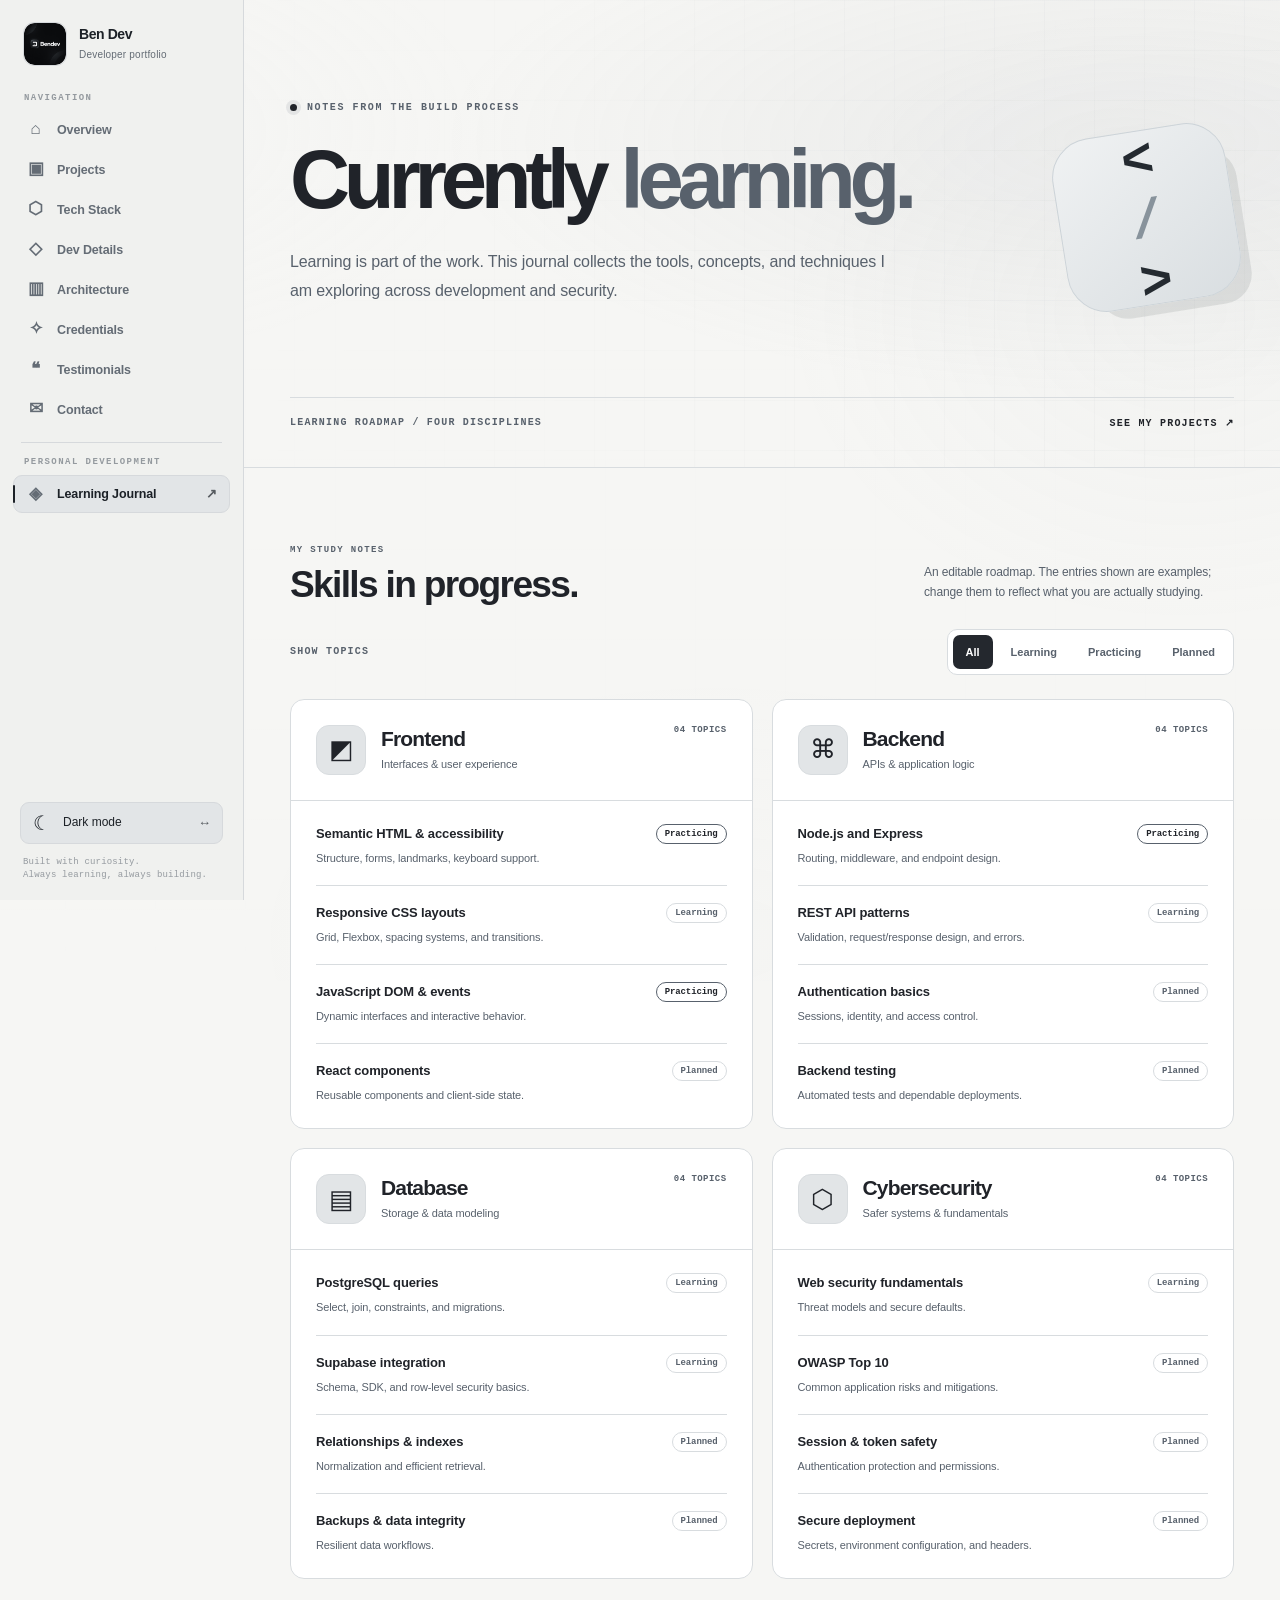
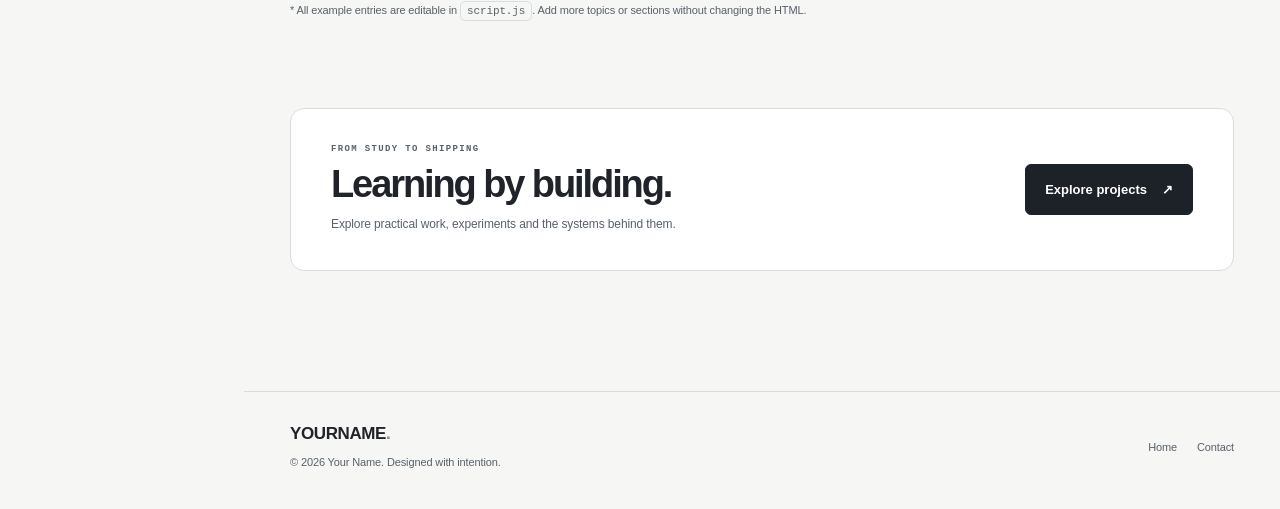
<file: developer-portfolio-v11/learning.html>
<!doctype html>
<html lang="en">
<head>
  <meta charset="UTF-8" />
  <meta name="viewport" content="width=device-width, initial-scale=1.0" />
  <meta name="theme-color" content="#0b0c0e" />
  <meta name="description" content="A developer learning journal covering frontend, backend, databases and cybersecurity." />
  <title>Learning Journal — Developer Portfolio</title>
  <link rel="icon" href="assets//benedict.png" />
  <link rel="stylesheet" href="style.css" />
</head>
<body data-page="learning">
<div class="mobile-bar">
    <a class="mobile-brand" href="index.html#home" aria-label="Portfolio home"><span class="mobile-brandmark"><img class="site-icon-image" src="assets/branding/bendev.png" alt="" width="38" height="38"/><span class="site-icon-fallback" aria-hidden="true">&lt;/&gt;</span></span> Bed Dev<span class="mobile-brand-muted">.dev</span></a>
    <div class="mobile-actions"><button type="button" class="theme-toggle theme-toggle-mobile" aria-label="Switch color theme" title="Toggle light and dark mode"><span class="theme-icon" aria-hidden="true">☼</span></button><button id="sidebarToggle" type="button" class="sidebar-toggle" aria-label="Open navigation" aria-expanded="false" aria-controls="siteSidebar"><span aria-hidden="true">☰</span></button></div>
  </div>
  <div class="sidebar-scrim" id="sidebarScrim" aria-hidden="true"></div>
  <aside class="site-sidebar" id="siteSidebar" aria-label="Website navigation">
    <div class="sidebar-head"><a href="index.html#home" class="sidebar-brand"><span class="sidebar-brandmark"><img class="site-icon-image" src="assets/branding/bendev.png" alt="" width="38" height="38"/><span class="site-icon-fallback" aria-hidden="true">&lt;/&gt;</span></span><span> Ben Dev<small>Developer portfolio</small></span></a></div>
    <div class="sidebar-caption">NAVIGATION</div>
    <nav class="sidebar-nav" aria-label="Portfolio sections"><a href="index.html#home" class="side-link" data-section="home"><span class="side-icon" aria-hidden="true">⌂</span><span>Overview</span></a>
<a href="index.html#projects" class="side-link" data-section="projects"><span class="side-icon" aria-hidden="true">▣</span><span>Projects</span></a>
<a href="index.html#stack" class="side-link" data-section="stack"><span class="side-icon" aria-hidden="true">⬡</span><span>Tech Stack</span></a>
<a href="index.html#about" class="side-link" data-section="about"><span class="side-icon" aria-hidden="true">◇</span><span>Dev Details</span></a>
<a href="index.html#architecture" class="side-link" data-section="architecture"><span class="side-icon" aria-hidden="true">▥</span><span>Architecture</span></a>
<a href="index.html#credentials" class="side-link" data-section="credentials"><span class="side-icon" aria-hidden="true">✧</span><span>Credentials</span></a>
<a href="index.html#testimonials" class="side-link" data-section="testimonials"><span class="side-icon" aria-hidden="true">❝</span><span>Testimonials</span></a>
<a href="index.html#contact" class="side-link" data-section="contact"><span class="side-icon" aria-hidden="true">✉</span><span>Contact</span></a></nav>
    <div class="sidebar-divider"></div>
    <div class="sidebar-caption">PERSONAL DEVELOPMENT</div>
    <nav class="sidebar-nav" aria-label="Learning pages"><a class="side-link learning-link is-current" href="learning.html" data-section="learning"><span class="side-icon" aria-hidden="true">◈</span><span>Learning Journal</span><span class="sidebar-arrow" aria-hidden="true">↗</span></a></nav>
    <div class="sidebar-bottom"><button class="theme-toggle theme-toggle-desktop" type="button" aria-label="Switch color theme" title="Toggle light and dark mode"><span class="theme-icon" aria-hidden="true">☼</span><span class="theme-toggle-label">Light mode</span><span class="sidebar-arrow" aria-hidden="true">↔</span></button><div class="sidebar-footnote">Built with curiosity.<br/>Always learning, always building.</div></div>
  </aside>
<main class="learning-main">
  <section class="learning-hero" id="learning">
    <div class="shell">
      <div class="learning-kicker"><span class="status-blip"></span> NOTES FROM THE BUILD PROCESS</div>
      <div class="learning-title-layout">
        <div><h1>Currently <span>learning.</span></h1><p>Learning is part of the work. This journal collects the tools, concepts, and techniques I am exploring across development and security.</p></div>
        <div class="learning-hero-mark" aria-hidden="true">&lt; <span>/</span> &gt;</div>
      </div>
      <div class="learning-hero-footer"><span>LEARNING ROADMAP / FOUR DISCIPLINES</span><a href="index.html#projects">SEE MY PROJECTS <span aria-hidden="true">↗</span></a></div>
    </div>
  </section>
  <section class="content learning-content" aria-labelledby="learningTopicsTitle">
    <div class="shell">
      <div class="section-heading"><div><div class="section-kicker">MY STUDY NOTES</div><h2 class="section-title" id="learningTopicsTitle">Skills in progress.</h2></div><p class="section-lead">An editable roadmap. The entries shown are examples; change them to reflect what you are actually studying.</p></div>
      <div class="learning-filter-row"><span>SHOW TOPICS</span><div class="learning-filters" id="learningFilters" aria-label="Filter topics by learning status"><button type="button" class="learning-filter is-active" data-filter="all" aria-pressed="true">All</button><button type="button" class="learning-filter" data-filter="Learning" aria-pressed="false">Learning</button><button type="button" class="learning-filter" data-filter="Practicing" aria-pressed="false">Practicing</button><button type="button" class="learning-filter" data-filter="Planned" aria-pressed="false">Planned</button></div></div>
      <div class="learning-grid" id="learningGrid" aria-live="polite"></div>
      <p class="learning-footnote">* All example entries are editable in <code>script.js</code>. Add more topics or sections without changing the HTML.</p>
    </div>
  </section>
  <section class="learning-callout"><div class="shell"><div class="learning-callout-inner"><div><div class="section-kicker">FROM STUDY TO SHIPPING</div><h2>Learning by building.</h2><p>Explore practical work, experiments and the systems behind them.</p></div><a class="btn btn-primary" href="index.html#projects">Explore projects <span aria-hidden="true">↗</span></a></div></div></section>
</main>
<footer><div class="shell footer-inner"><div><strong>YOURNAME<span class="footer-period">.</span></strong><br/><small>© <span id="year">2026</span> Your Name. Designed with intention.</small></div><div class="footer-links"><a href="index.html#home">Home</a><a href="index.html#contact">Contact</a></div></div></footer>
<script src="script.js" defer></script>
</body>
</html>
</file>
<file: style.css>
:root{--bg:#0b0c0e;--surface:#131518;--surface2:#191c1f;--border:#2b2e32;--muted:#8e9299;--text:#f1f2f4;--white:#fff;--soft:#c1c4c9;--accent:#dadde1;--w:1160px}
    *{box-sizing:border-box}html{scroll-behavior:smooth;scroll-padding-top:94px}body{margin:0;background:var(--bg);color:var(--text);font-family:Inter,ui-sans-serif,-apple-system,BlinkMacSystemFont,"Segoe UI",Arial,sans-serif;font-size:15px;line-height:1.6;-webkit-font-smoothing:antialiased}::selection{background:#e4e4e4;color:#111}
    a{color:inherit;text-decoration:none}button,input,textarea{font:inherit}button{cursor:pointer}svg{max-width:100%}.shell{width:min(var(--w),calc(100% - 80px));margin-inline:auto}
    .topline{border-bottom:1px solid #202226;background:#0d0e10}.topline .shell{display:flex;justify-content:space-between;align-items:center;padding:10px 0;color:#92979f;font:500 10px/1.4 ui-monospace,Consolas,monospace;letter-spacing:1.5px;text-transform:uppercase}.topline .right{display:flex;gap:24px;align-items:center}.time-dot{display:inline-block;width:6px;height:6px;border-radius:100%;background:#d2d4d8;margin-right:8px;box-shadow:0 0 0 3px #34373a}
    header{position:sticky;top:0;z-index:50;background:rgba(11,12,14,.91);backdrop-filter:blur(18px);border-bottom:1px solid #26282b}.nav{display:flex;align-items:center;justify-content:space-between;height:80px}.brand{font-weight:850;letter-spacing:-.8px;font-size:22px;display:flex;align-items:center;gap:12px}.brandmark{height:32px;width:32px;display:grid;place-items:center;background:#f3f4f6;color:#0e1012;border-radius:8px;font-size:15px;font-weight:900}.brand span:last-child{font-size:11px;font-weight:500;letter-spacing:2px;color:#a4a7ac;align-self:center;margin-top:2px}.navlinks{display:flex;gap:32px;align-items:center}.navlinks a{font-size:12px;color:#aaaeb3;transition:color .2s}.navlinks a:hover,.navlinks a:focus-visible{color:#fff}.navlinks .nav-contact{border:1px solid #4d5054;padding:11px 16px;color:#f6f6f7;border-radius:6px}.menu-toggle{display:none;color:white;background:none;border:none;font-size:24px}
    .eyebrow{display:flex;align-items:center;gap:12px;color:#a8acb1;text-transform:uppercase;letter-spacing:2.6px;font:600 11px/1.4 ui-monospace,Consolas,monospace}.eyebrow:before{content:"";width:25px;height:1px;background:#bcbfc3}.hero-actions{display:flex;gap:12px;margin-top:36px;align-items:center;flex-wrap:wrap}.btn{display:inline-flex;align-items:center;gap:15px;border-radius:6px;border:1px solid #44474b;padding:14px 19px;font-weight:650;font-size:12.5px;letter-spacing:.1px;transition:transform .2s,background .2s}.btn:hover{transform:translateY(-2px)}.btn-primary{background:#f0f1f3;color:#0b0c0e;border-color:#f0f1f3}.btn-outline{background:#121416;color:#e3e6e8}.mini-stats{display:flex;gap:34px;margin-top:69px}.mini-stats div{border-left:1px solid #42454a;padding-left:14px}.mini-stats strong{display:block;font-size:15px;letter-spacing:-.3px;font-weight:650}.mini-stats span{display:block;color:#858b91;font-size:10px;letter-spacing:1px;text-transform:uppercase;margin-top:2px}
    .strip{border-top:1px solid #26282a;border-bottom:1px solid #26282a;background:#101113}.strip .shell{display:flex;align-items:center;justify-content:space-between;padding:24px 0;gap:20px}.strip small{font:10px ui-monospace,monospace;letter-spacing:1.4px;color:#75797e;text-transform:uppercase}.strip em{font-style:normal;color:#989ca1;font-weight:700;font-size:13px;letter-spacing:-.1px}
    section.content{padding:112px 0 24px}.section-heading{display:flex;justify-content:space-between;align-items:end;gap:30px;margin-bottom:34px}.section-kicker{font:600 10px ui-monospace,monospace;letter-spacing:2.1px;text-transform:uppercase;color:#a5aab0;margin-bottom:16px}.section-title{font-size:clamp(31px,3.3vw,49px);letter-spacing:-2.1px;line-height:1.16;font-weight:710;margin:0}.section-lead{color:#989da4;max-width:350px;font-size:13px;line-height:1.9;margin:0 0 3px}.line{height:1px;background:#2a2d30;margin:33px 0 38px}
    .project-grid{display:grid;grid-template-columns:1fr 1fr;gap:24px}.project-card{border:1px solid #303337;border-radius:10px;overflow:hidden;background:#141619;transition:border-color .25s,transform .25s}.project-card:hover{border-color:#666b70;transform:translateY(-3px)}.project-cover{height:280px;padding:28px;overflow:hidden;display:flex;align-items:center;justify-content:center;position:relative;background:radial-gradient(ellipse at 50% 55%,#3a3e42,#202327 49%,#171a1d);border-bottom:1px solid #34373b}.project-cover.dark{background:radial-gradient(ellipse at 50% 65%,#4c4e51,#282a2c 55%,#1c1e21)}.browser{background:#101215;width:91%;max-width:490px;border:1px solid #555b60;border-radius:8px;box-shadow:0 15px 48px #0007;transform:rotate(-2deg) translateY(23px);overflow:hidden}.browser-top{background:#292c30;padding:10px 13px;border-bottom:1px solid #484a4d;display:flex;gap:5px}.browser-top i{height:5px;width:5px;display:inline-block;border-radius:50%;background:#72757b}.browser-body{background:#111315;display:flex;gap:12px;padding:17px;min-height:202px}.browser-aside{width:28%;border-right:1px solid #33373b;display:flex;flex-direction:column;gap:10px}.bar{height:7px;border-radius:3px;background:#45494e}.bar.thin{width:55%}.bar.short{width:65%}.browser-main{flex:1}.fake-heading{height:15px;background:#e9eaec;width:52%;border-radius:3px;margin-bottom:15px}.fake-text{height:7px;background:#555b61;width:85%;border-radius:3px;margin-bottom:7px}.fake-row{display:flex;gap:8px;margin-top:16px}.fake-tile{background:#272b2f;border:1px solid #41474b;border-radius:4px;height:52px;flex:1}.project-cover.dark .browser{transform:rotate(2.5deg) translateY(24px)}.project-cover.dark .fake-tile{background:#383c40}.project-card .info{padding:24px 26px 27px}.project-card .info-top{display:flex;align-items:center;justify-content:space-between;gap:15px}.project-card h3{font-weight:680;letter-spacing:-.6px;margin:0;font-size:20px}.project-card .arrow{font-size:23px;color:#d1d3d5}.project-card p{color:#9298a0;font-size:12.5px;line-height:1.75;margin:10px 0 20px}.tags{display:flex;flex-wrap:wrap;gap:7px}.tag{font:10px/1.4 ui-monospace,Consolas,monospace;color:#b7bbc0;padding:6px 9px;border:1px solid #3a3d40;border-radius:4px;white-space:nowrap}
    .stack-box{display:grid;grid-template-columns:1fr 1.35fr;border:1px solid #34383c;border-radius:9px;background:#131518;overflow:hidden}.stack-intro{padding:42px;border-right:1px solid #34383c;display:flex;flex-direction:column;justify-content:space-between;min-height:330px}.stack-intro .symbol{width:53px;height:53px;border:1px solid #595c61;border-radius:8px;display:grid;place-items:center;font:19px ui-monospace,monospace;color:#d0d3d6}.stack-intro h3{font-size:26px;letter-spacing:-.9px;line-height:1.3;margin:0 0 12px}.stack-intro p{font-size:12.5px;color:#969aa0;max-width:310px;margin:0;line-height:1.8}.stack-list{display:grid;grid-template-columns:repeat(2,1fr)}.stack-group{padding:26px 30px;border-right:1px solid #34383c;border-bottom:1px solid #34383c}.stack-group:nth-child(even){border-right:0}.stack-group:nth-last-child(-n+2){border-bottom:0}.stack-group small{font:10px ui-monospace,monospace;letter-spacing:1.6px;color:#8c9197;text-transform:uppercase}.stack-group strong{display:block;margin-top:9px;font-size:14px;font-weight:600;line-height:1.9;color:#ecedef}
    .details{display:grid;grid-template-columns:repeat(3,1fr);gap:18px}.detail{padding:30px;border:1px solid #313438;border-radius:9px;background:#141618;min-height:220px}.detail .num{font:11px ui-monospace,monospace;color:#888f96}.detail h3{font-size:19px;margin:30px 0 11px;letter-spacing:-.5px}.detail p{font-size:12.5px;line-height:1.85;color:#92979e;margin:0}
    .architecture{border:1px solid #36393e;border-radius:11px;background:#141619;overflow:hidden}.diagram-header{display:flex;justify-content:space-between;align-items:center;padding:21px 25px;border-bottom:1px solid #303337;gap:10px}.diagram-header strong{font-size:13px}.diagram-header small{font:10px ui-monospace,monospace;color:#8d9298}.diagram-scroll{overflow:auto;padding:24px 18px 16px}.diagram-scroll svg{display:block;min-width:760px;margin:auto;width:100%;max-width:1080px}.diagram-footer{border-top:1px solid #303337;display:flex;gap:21px;flex-wrap:wrap;padding:20px 25px;font-size:11px;color:#aeb2b8}.diagram-footer span:before{content:"";display:inline-block;width:6px;height:6px;background:#ddd;border-radius:2px;margin-right:9px;vertical-align:1px}.diagram-note{color:#8b9097;font-size:12px;line-height:1.85;margin-top:16px}
    .resume-grid{display:grid;grid-template-columns:1fr 1fr;gap:24px}.resume-card{border:1px solid #303338;border-radius:9px;background:#141619;padding:30px;min-height:275px}.resume-card h3{font-size:18px;letter-spacing:-.4px;margin:0 0 25px}.resume-entry{display:flex;justify-content:space-between;gap:12px;border-top:1px solid #34383c;padding-top:20px}.resume-entry + .resume-entry{margin-top:20px}.resume-entry strong{font-size:14px}.resume-entry p{font-size:12px;color:#8f969e;margin:6px 0 0}.resume-entry small{font:10px ui-monospace,monospace;color:#969ba1;white-space:nowrap}.placeholder{color:#9ba0a5;font-size:12px;line-height:1.8;margin-top:15px}
    .quote-grid{display:grid;grid-template-columns:1fr 1fr;gap:24px}.quote{padding:30px;border:1px solid #303338;background:#141619;border-radius:9px}.quote .quote-icon{font:42px/1 Georgia,serif;color:#74777c}.quote p{font-size:15px;line-height:1.85;color:#d0d2d5;margin:11px 0 26px}.quote strong{font-size:12px}.quote small{display:block;color:#81878e;font-size:10px;letter-spacing:1px;text-transform:uppercase;margin-top:4px}
    .contact-box{display:grid;grid-template-columns:.9fr 1.1fr;gap:60px;border:1px solid #3b3e43;border-radius:12px;padding:50px;background:linear-gradient(145deg,#1d1f23,#121416 68%)}.contact-box h3{font-size:clamp(34px,3.2vw,47px);line-height:1.2;letter-spacing:-2px;margin:19px 0}.contact-box p{font-size:13px;color:#a1a6ac;line-height:1.9;max-width:335px}.contact-facts{display:grid;gap:18px;margin-top:47px}.contact-facts div{font:11px ui-monospace,monospace;color:#b9bdc2}.contact-facts span{color:#767c82;display:block;letter-spacing:1px;margin-bottom:5px}.contact-form{display:flex;flex-direction:column;gap:17px}.contact-form label{display:block;font-size:11px;font-weight:650;color:#d2d5d9;margin-bottom:8px}.contact-form input,.contact-form textarea{width:100%;background:#0d0f11;border:1px solid #3a3e42;border-radius:6px;color:#fff;padding:13px 14px;outline:none;font-size:12px;resize:vertical;transition:border-color .2s}.contact-form input:focus,.contact-form textarea:focus{border-color:#b8bbc0}.contact-form input::placeholder,.contact-form textarea::placeholder{color:#6d747c}.contact-form .btn{width:100%;justify-content:space-between;margin-top:3px}.form-note{font-size:11px;color:#8d9299;line-height:1.6}.form-status{font-size:12px;min-height:0;color:#dadde1}.form-status:empty{display:none}
    footer{margin-top:110px;border-top:1px solid #2b2d31}.footer-inner{padding:28px 0 35px;display:flex;justify-content:space-between;gap:30px;align-items:center}.footer-inner strong{font-size:17px;letter-spacing:-.4px}.footer-inner small{color:#7f848a;font-size:11px}.footer-links{display:flex;gap:20px;color:#a8adb4;font-size:11px}
    @media(max-width:1000px){.navlinks{gap:17px}.shell{width:min(var(--w),calc(100% - 52px))}.contact-box{gap:30px;padding:36px}} 
    @media(max-width:760px){.shell{width:calc(100% - 38px)}.topline .right{gap:14px}.topline .right span:last-child{display:none}.nav{height:67px}.menu-toggle{display:block}.navlinks{display:none;position:absolute;top:66px;left:0;right:0;background:#121416;padding:24px 20px;border-bottom:1px solid #303338;flex-direction:column;align-items:stretch;gap:21px}.navlinks.open{display:flex}.navlinks a{font-size:14px}.navlinks .nav-contact{text-align:center}.mini-stats{margin-top:49px}.strip .shell{justify-content:flex-start;gap:22px;flex-wrap:wrap}.strip small{width:100%}section.content{padding-top:78px}.section-heading{align-items:start;flex-direction:column;gap:15px}.project-grid,.details,.resume-grid,.quote-grid{grid-template-columns:1fr}.project-cover{height:245px}.stack-box{grid-template-columns:1fr}.stack-intro{border-right:0;border-bottom:1px solid #34383c;min-height:250px;padding:30px}.stack-list{grid-template-columns:1fr 1fr}.stack-group{padding:22px}.contact-box{grid-template-columns:1fr;padding:27px;gap:35px}.contact-facts{margin-top:29px}footer{margin-top:75px}.footer-inner{align-items:start;flex-direction:column;gap:16px}.detail{min-height:0}.section-title{letter-spacing:-1.5px}} 
    @media(max-width:430px){.mini-stats{gap:14px}.mini-stats div{padding-left:10px}.mini-stats strong{font-size:13px}.stack-list{grid-template-columns:1fr}.stack-group{border-right:0!important;border-bottom:1px solid #34383c!important}.stack-group:last-child{border-bottom:0!important}.project-card .info{padding:19px}.project-cover{height:210px}.contact-box{padding:24px}.footer-links{flex-wrap:wrap}}
    @media(prefers-reduced-motion:reduce){html{scroll-behavior:auto}*,*:before,*:after{transition:none!important;animation:none!important}}

    /* Concept 02 — typography-forward, no 3D artwork on the homepage */
    body {font-family:Inter, "Segoe UI", Arial, sans-serif;font-size:16px;line-height:1.65;letter-spacing:-.008em;}
    .brand {font-size:21px;font-weight:760;letter-spacing:-.055em;}
    .brand span:last-child {letter-spacing:.13em;font-size:10px;}
    .navlinks a {font-size:13px;font-weight:500;letter-spacing:-.005em;}
    .topline .shell {font-size:10px;letter-spacing:.11em;}
    .hero {padding:113px 0 91px;position:relative;overflow:hidden;}
    .hero .shell {display:block;position:relative;}
    .hero-copy {max-width:1050px;}
    .hero .eyebrow {font-size:11px;letter-spacing:.18em;font-weight:600;}
    .hero h1 {font-family:"Inter Display",Inter,"Segoe UI",Arial,sans-serif;font-size:clamp(65px,7.3vw,104px);font-weight:650;line-height:1.045;letter-spacing:-.062em;margin:32px 0 28px;max-width:1040px;text-wrap:balance;}
    .hero h1 .fade {color:#a2a6ac;}
    .hero .intro {font-size:17px;line-height:1.8;font-weight:400;max-width:610px;color:#b8bcc2;margin:0;}
    .hero-actions {margin-top:33px;gap:12px;}
    .btn {font-size:13px;font-weight:600;padding:14px 19px;letter-spacing:0;}
    .mini-stats {margin-top:86px;gap:48px;}
    .mini-stats strong {font-size:14px;font-weight:600;letter-spacing:-.02em;}
    .mini-stats span {font-size:11px;letter-spacing:.08em;color:#969ba2;}
    .section-title {font-family:"Inter Display",Inter,"Segoe UI",Arial,sans-serif;font-size:clamp(32px,3.35vw,48px);font-weight:650;letter-spacing:-.046em;line-height:1.14;}
    .section-kicker {font-size:11px;letter-spacing:.13em;}
    .section-lead {font-size:14px;line-height:1.8;color:#a8adb5;}
    .project-card h3 {font-size:21px;letter-spacing:-.035em;font-weight:650;}
    .project-card p,.detail p,.stack-intro p {font-size:14px;line-height:1.8;color:#a6abb2;}
    .detail h3 {font-size:20px;font-weight:650;letter-spacing:-.035em;}
    .stack-intro h3 {font-size:27px;font-weight:650;letter-spacing:-.035em;}
    .stack-group strong {font-size:14px;line-height:1.85;}
    .resume-card h3 {font-size:20px;letter-spacing:-.03em;}
    .resume-entry p,.placeholder,.diagram-note {font-size:13px;line-height:1.8;}
    .contact-box h3 {font-weight:650;letter-spacing:-.05em;}
    .contact-box p {font-size:14px;line-height:1.8;}
    .contact-form label {font-size:13px;}
    .contact-form input,.contact-form textarea {font-size:14px;line-height:1.5;}
    .form-note,.form-status {font-size:12px;}
    .quote p {font-size:16px;}
    a:focus-visible,button:focus-visible,input:focus-visible,textarea:focus-visible {outline:2px solid #f4f5f7;outline-offset:3px;}
    @media (max-width:1000px) {
      .hero {padding:98px 0 80px;}
      .hero h1 {font-size:clamp(62px,8vw,83px);letter-spacing:-.058em;}
      .hero-copy {max-width:880px;}
    }
    @media (max-width:760px) {
      .hero {padding:76px 0 66px;}
      .hero h1 {font-size:clamp(47px,9.5vw,68px);letter-spacing:-.055em;line-height:1.08;margin:26px 0 24px;text-wrap:pretty;}
      .hero .intro {font-size:16px;line-height:1.75;}
      .hero-actions {margin-top:30px;}
      .mini-stats {margin-top:62px;gap:24px;flex-wrap:wrap;}
      .section-title {letter-spacing:-.042em;}
    }
    @media (max-width:430px) {
      .hero h1 {font-size:clamp(43px,11vw,49px);letter-spacing:-.05em;}
      .hero .eyebrow {font-size:10px;letter-spacing:.1em;}
      .mini-stats {gap:16px;}
      .mini-stats span {font-size:10px;}
    }

    /* Revision 03: quiet background movement, icon-first stack and unnumbered labels */
    body{isolation:isolate;}
    body::before,body::after{content:"";position:fixed;inset:-9%;pointer-events:none;z-index:0;will-change:transform;}
    body::before{background:radial-gradient(ellipse 38% 30% at 13% 20%,rgba(233,236,241,.075),transparent 72%),radial-gradient(ellipse 36% 40% at 86% 37%,rgba(190,198,207,.055),transparent 74%),radial-gradient(ellipse 40% 32% at 55% 96%,rgba(220,225,232,.036),transparent 78%);animation:ambientFloat 29s ease-in-out infinite alternate;}
    body::after{background-image:linear-gradient(to right,rgba(231,234,239,.032) 1px,transparent 1px),linear-gradient(to bottom,rgba(231,234,239,.032) 1px,transparent 1px);background-size:90px 90px;opacity:.5;mask-image:linear-gradient(to bottom,transparent 0%,#000 22%,#000 85%,transparent 100%);animation:gridDrift 55s linear infinite;}
    .topline,main,footer{position:relative;z-index:1;}
    .svg-sprite{position:absolute;width:0;height:0;overflow:hidden;pointer-events:none;}
    .section-kicker{font-size:10px;font-weight:650;letter-spacing:.18em;color:#aeb3bb;}
    .stack-list{grid-template-columns:repeat(2,minmax(0,1fr));}
    .stack-group{padding:26px 28px;}
    .stack-group small{display:block;font-size:10px;letter-spacing:.15em;font-weight:650;}
    .tech-items{list-style:none;display:grid;gap:10px;margin:19px 0 0;padding:0;}
    .tech-item{display:flex;align-items:center;gap:12px;min-height:34px;color:#eceef1;font-size:13px;font-weight:550;letter-spacing:-.012em;transition:transform .2s ease,color .2s ease;}
    .tech-item:hover{transform:translateX(3px);color:#fff;}
    .tech-logo{width:34px;height:34px;flex:0 0 34px;display:grid;place-items:center;background:#22252a;border:1px solid #3a3f45;border-radius:8px;transition:background .25s ease,border-color .25s ease;}
    .tech-item:hover .tech-logo{background:#30343a;border-color:#777d85;}
    .tech-icon{width:20px;height:20px;display:block;color:#e1e4e8;overflow:visible;}
    .tech-label{overflow-wrap:anywhere;}
    .detail h3{margin-top:27px;}
    @keyframes ambientFloat{0%{transform:translate3d(-1.2%,.4%,0) scale(1);}50%{transform:translate3d(1%,-1%,0) scale(1.035);}100%{transform:translate3d(-.6%,1.7%,0) scale(1.05);}}
    @keyframes gridDrift{to{transform:translate3d(-90px,-90px,0);}}
    @media(max-width:760px){.stack-group{padding:23px 22px;}.tech-items{gap:9px;}.tech-item{font-size:13px;}body::before{opacity:.7;}body::after{opacity:.28;}}
    @media(max-width:430px){.stack-list{grid-template-columns:1fr;}}
    @media(prefers-reduced-motion:reduce){body::before,body::after{animation:none!important;will-change:auto;}.tech-item{transition:none!important;}}

    /* Revision 04: quiet, animated portrait area. Replace assets/profile.jpg with your own portrait. */
    .hero .shell {display:grid;grid-template-columns:minmax(0,1fr) minmax(315px,390px);gap:clamp(40px,5vw,84px);align-items:center;}
    .hero {padding:103px 0 91px;}
    .hero-copy {min-width:0;max-width:750px;}
    .hero h1 {font-size:clamp(54px,5.65vw,83px);max-width:760px;line-height:1.075;letter-spacing:-.061em;}
    .hero .intro {max-width:570px;}
    .mini-stats {margin-top:64px;gap:31px;}
    .hero-portrait {position:relative;width:100%;max-width:390px;margin-inline:auto;isolation:isolate;}
    .portrait-aura {position:absolute;z-index:-1;inset:12% -12% 0;background:radial-gradient(ellipse at center,rgba(213,219,226,.14),rgba(137,146,161,.04) 55%,transparent 72%);filter:blur(22px);animation:portraitAura 8s ease-in-out infinite alternate;pointer-events:none;}
    .portrait-frame {position:relative;aspect-ratio:4/5;overflow:hidden;isolation:isolate;border:1px solid #5b6168;border-radius:14px;background:linear-gradient(148deg,#22262b 0%,#1d2024 48%,#121417 100%);box-shadow:0 28px 70px rgba(0,0,0,.26),inset 0 0 0 5px #141619;}
    .portrait-grid {position:absolute;inset:0;opacity:.43;background-image:linear-gradient(to right,rgba(232,237,244,.07) 1px,transparent 1px),linear-gradient(to bottom,rgba(232,237,244,.07) 1px,transparent 1px);background-size:34px 34px;mask-image:linear-gradient(to bottom,black,transparent 93%);animation:portraitGrid 18s linear infinite;}
    .portrait-placeholder {position:absolute;inset:0;display:grid;place-items:center;z-index:1;}
    .portrait-silhouette {width:96%;height:94%;position:absolute;bottom:-12%;left:2%;filter:drop-shadow(0 15px 30px rgba(0,0,0,.27));animation:portraitHover 7s ease-in-out infinite;}
    .portrait-placeholder-caption {position:absolute;top:35%;left:50%;transform:translateX(-50%);z-index:2;display:flex;align-items:center;gap:8px;padding:11px 13px;white-space:nowrap;background:rgba(18,21,25,.79);backdrop-filter:blur(10px);border:1px solid #6d747c;border-radius:6px;color:#f3f4f6;font:650 10px/1.1 ui-monospace,monospace;letter-spacing:.14em;box-shadow:0 7px 24px rgba(0,0,0,.22);}
    .portrait-placeholder-caption svg {width:18px;height:18px;flex:none;}
    .portrait-photo {position:absolute;inset:0;width:100%;height:100%;object-fit:cover;object-position:center 22%;opacity:0;z-index:3;filter:grayscale(100%);transition:opacity .7s ease;}
    .portrait-frame.has-photo .portrait-photo {opacity:1;}
    .portrait-frame.has-photo .portrait-placeholder {visibility:hidden;}
    .portrait-frame-light {position:absolute;inset:0;z-index:4;pointer-events:none;background:linear-gradient(112deg,transparent 34%,rgba(255,255,255,.07) 49%,transparent 64%);transform:translateX(-155%);animation:portraitSweep 12s ease-in-out infinite;mix-blend-mode:screen;}
    .portrait-corner {position:absolute;z-index:5;width:24px;height:24px;border-color:rgba(231,236,243,.6);pointer-events:none;}
    .portrait-corner--tl {top:14px;left:14px;border-left:1px solid;border-top:1px solid;}
    .portrait-corner--tr {top:14px;right:14px;border-right:1px solid;border-top:1px solid;}
    .portrait-corner--bl {bottom:14px;left:14px;border-left:1px solid;border-bottom:1px solid;}
    .portrait-corner--br {bottom:14px;right:14px;border-right:1px solid;border-bottom:1px solid;}
    .portrait-top-label {position:absolute;z-index:5;top:28px;left:30px;display:flex;align-items:center;gap:9px;font:600 9px ui-monospace,monospace;letter-spacing:.14em;color:#e3e7ec;pointer-events:none;}
    .portrait-indicator {display:inline-block;width:6px;height:6px;background:#ededed;border-radius:50%;box-shadow:0 0 0 4px rgba(214,219,225,.14);animation:portraitPulse 3.2s ease-in-out infinite;}
    .portrait-bottom-bar {display:flex;align-items:center;gap:10px;margin:15px 3px 0;color:#8f959e;font:600 10px/1.5 ui-monospace,monospace;letter-spacing:.13em;}
    .portrait-dash {height:1px;width:26px;background:#818892;}
    .portrait-plus {margin-left:auto;color:#c7cbd1;font-size:17px;}
    @keyframes portraitAura {from{opacity:.68;transform:scale(.95);}to{opacity:1;transform:scale(1.07);}}
    @keyframes portraitGrid {to{background-position:34px 34px;}}
    @keyframes portraitHover {0%,100%{transform:translateY(0);}50%{transform:translateY(-7px);}}
    @keyframes portraitSweep {0%,17%,100%{transform:translateX(-155%);}47%,67%{transform:translateX(155%);}}
    @keyframes portraitPulse {0%,100%{opacity:.64;}50%{opacity:1;box-shadow:0 0 0 6px rgba(214,219,225,.04);}}
    @media(max-width:1050px) {
      .hero .shell {grid-template-columns:minmax(0,1fr) minmax(270px,34%);gap:32px;}
      .hero h1 {font-size:clamp(51px,5.65vw,71px);}
      .mini-stats {gap:20px;}
    }
    @media(max-width:760px) {
      .hero {padding:72px 0 70px;}
      .hero .shell {grid-template-columns:1fr;gap:55px;}
      .hero h1 {font-size:clamp(46px,8.4vw,65px);max-width:650px;}
      .hero-portrait {width:min(100%,370px);margin-inline:auto;}
      .mini-stats {margin-top:47px;}
    }
    @media(max-width:430px) {
      .hero h1 {font-size:clamp(43px,10.6vw,50px);}
      .hero .shell {gap:45px;}
      .hero-portrait {width:min(100%,335px);}
      .portrait-placeholder-caption {font-size:9px;}
      .portrait-bottom-bar {font-size:9px;}
    }
    @media(prefers-reduced-motion:reduce) {
      .portrait-aura,.portrait-grid,.portrait-silhouette,.portrait-frame-light,.portrait-indicator {animation:none!important;}
    }

    /* Revision 05 — accessible CSS 3D tech stack. Interactive on fine pointers; no external libraries. */
    #stack {perspective:1400px;}
    #stack .stack-box {display:grid;grid-template-columns:minmax(300px,.83fr) minmax(0,1.56fr);gap:18px;align-items:stretch;background:transparent;border:0;border-radius:0;overflow:visible;}
    #stack .stack-intro {position:relative;min-height:630px;padding:35px 36px 36px;display:flex;flex-direction:column;justify-content:space-between;border:1px solid #353b42;border-radius:16px;overflow:hidden;isolation:isolate;background:linear-gradient(154deg,#20242a 0%,#15181c 37%,#111316 83%);box-shadow:0 20px 55px #0003,inset 0 1px 0 #ffffff0d;}
    #stack .stack-intro::before {content:"";pointer-events:none;position:absolute;inset:0;z-index:-1;background-image:linear-gradient(#d9e0e808 1px,transparent 1px),linear-gradient(90deg,#d9e0e808 1px,transparent 1px);background-size:36px 36px;mask-image:linear-gradient(#000,transparent 73%);}
    #stack .stack-intro::after {content:"";position:absolute;inset:auto -45% -52% -45%;height:60%;z-index:-1;background:radial-gradient(ellipse,rgba(182,192,207,.08),transparent 65%);pointer-events:none;}
    #stack .stack-scene {position:relative;height:340px;display:grid;place-items:center;perspective:750px;isolation:isolate;flex-shrink:0;}
    #stack .stack-halo {position:absolute;left:50%;top:45%;border-radius:50%;border:1px solid rgba(206,213,224,.19);transform:translate(-50%,-50%) rotateX(68deg);pointer-events:none;}
    #stack .stack-halo-one {width:290px;height:290px;box-shadow:0 0 28px #d0d7e008, inset 0 0 34px #d0d7e00c;}
    #stack .stack-halo-two {width:235px;height:235px;border-style:dashed;border-color:#d4d9e01f;}
    #stack .stack-cube {position:relative;width:124px;height:124px;transform-style:preserve-3d;transform:rotateX(-23deg) rotateY(-43deg);animation:stackCubeTurn 24s linear infinite;filter:drop-shadow(0 10px 16px #0006);}
    #stack .cube-face {display:grid;place-items:center;position:absolute;width:124px;height:124px;border:1px solid #929ba654;border-radius:11px;background:linear-gradient(135deg,rgba(86,96,109,.75),rgba(30,35,41,.93) 44%,rgba(16,18,22,.96));backface-visibility:hidden;box-shadow:inset 0 1px 1px #eff2f329,inset 0 -15px 35px #0003,0 0 18px #0003;}
    #stack .cube-face::after {content:"";position:absolute;inset:9px;border-radius:6px;border:1px solid #d8dee41b;pointer-events:none;}
    #stack .cube-front {transform:translateZ(62px)}
    #stack .cube-back {transform:rotateY(180deg) translateZ(62px)}
    #stack .cube-right {transform:rotateY(90deg) translateZ(62px)}
    #stack .cube-left {transform:rotateY(-90deg) translateZ(62px)}
    #stack .cube-top {transform:rotateX(90deg) translateZ(62px)}
    #stack .cube-bottom {transform:rotateX(-90deg) translateZ(62px)}
    #stack .cube-glyph {width:53px;height:53px;color:#f1f3f6;filter:drop-shadow(0 3px 6px #0006)}
    #stack .stack-stage-shadow {position:absolute;top:82%;left:50%;width:175px;height:34px;transform:translateX(-50%);background:radial-gradient(ellipse,#0009 0%,#0003 45%,transparent 70%);filter:blur(10px);}
    #stack .stack-intro-copy {position:relative;z-index:2;}
    #stack .stack-eyebrow {display:flex;align-items:center;gap:10px;font:650 10px/1.3 ui-monospace,SFMono-Regular,Consolas,monospace;letter-spacing:.13em;color:#c4cbd4;}
    #stack .stack-eyebrow-dot {width:6px;height:6px;border-radius:50%;background:#eef0f4;box-shadow:0 0 0 4px #e9eef217;}
    #stack .stack-intro h3 {font-weight:680;font-size:clamp(28px,3vw,39px);line-height:1.15;letter-spacing:-.045em;margin:18px 0 14px;}
    #stack .stack-intro h3 em {font-style:normal;color:#8c949e;}
    #stack .stack-intro p {color:#aab0b9;font-size:13px;line-height:1.8;max-width:350px;}
    #stack .stack-interact-hint {display:block;margin-top:28px;padding-top:18px;border-top:1px solid #444b536e;font:600 9px ui-monospace,Consolas,monospace;letter-spacing:.11em;color:#848e99;}
    #stack .stack-list {display:grid;grid-template-columns:repeat(2,minmax(0,1fr));gap:18px;align-items:stretch;perspective:1200px;}
    #stack .stack-group {position:relative;overflow:hidden;min-height:296px;margin:0;padding:25px 24px 22px;border:1px solid #373d44!important;border-radius:16px;background:linear-gradient(145deg,#23272d,#15181c 48%,#101215);transform-style:preserve-3d;transform:rotateX(var(--rx,3deg)) rotateY(var(--ry,-3deg)) translateY(var(--lift,0px));box-shadow:0 13px 0 -8px #383e45,0 24px 33px -18px #000b,inset 0 1px 0 #e5ebf118;transition:transform .27s cubic-bezier(.2,.78,.3,1),box-shadow .27s,border-color .27s;will-change:transform;}
    #stack .stack-group::before {content:"";position:absolute;inset:0;pointer-events:none;z-index:0;background:radial-gradient(ellipse 240px 230px at var(--mx,42%) var(--my,0%),rgba(233,240,250,.11),transparent 75%);}
    #stack .stack-group::after {content:"";position:absolute;right:-45px;bottom:-65px;width:145px;height:145px;border:1px solid #b6c3d114;border-radius:50%;box-shadow:0 0 0 22px #cfdbe108,0 0 0 46px #cfdbe106;pointer-events:none;}
    #stack .stack-group:hover,#stack .stack-group:focus-within {--lift:-5px;border-color:#767f89!important;box-shadow:0 15px 0 -8px #515c66,0 33px 45px -18px #000e,inset 0 1px 0 #f5f7fa23;}
    #stack .stack-group-heading {display:flex;align-items:center;justify-content:space-between;gap:8px;transform:translateZ(22px);position:relative;z-index:1;padding-bottom:14px;border-bottom:1px solid #6b727c40;}
    #stack .stack-group small {display:block;font:650 10px ui-monospace,Consolas,monospace;letter-spacing:.13em;color:#c5cbd2;}
    #stack .group-heading-arrow {color:#727c88;font:17px/1 ui-sans-serif,Arial,sans-serif;transition:transform .2s,color .2s;}
    #stack .stack-group:hover .group-heading-arrow {transform:translate(2px,-2px);color:#eef0f4;}
    #stack .tech-items {margin:18px 0 0;display:grid;gap:9px;transform-style:preserve-3d;position:relative;z-index:1;}
    #stack .tech-item {min-height:40px;gap:13px;transform:translateZ(15px);transition:transform .24s ease,color .2s;}
    #stack .tech-item:hover {transform:translateZ(30px) translateX(3px);}
    #stack .tech-logo {width:38px;height:38px;flex-basis:38px;border:1px solid #59636f;border-radius:10px;background:linear-gradient(145deg,#505863 0%,#333941 29%,#20252b 78%);box-shadow:inset 0 1px 0 #ffffff36,inset 0 -5px 10px #07080944,4px 5px 0 -2px #0d1014,5px 7px 10px #0007;transform:translateZ(10px) rotateX(-4deg);transition:transform .24s,border-color .24s,background .24s;}
    #stack .tech-item:hover .tech-logo {transform:translateZ(18px) rotateX(0) rotateY(-8deg);border-color:#a5aeb9;background:linear-gradient(145deg,#5c6670,#30363e 58%,#21272d);}
    #stack .tech-icon {width:22px;height:22px;color:#f2f4f6;}
    #stack .tech-label {font-size:13px;line-height:1.3;font-weight:570;letter-spacing:-.015em;color:#e6e9ed;}
    @keyframes stackCubeTurn {0%{transform:rotateX(-23deg) rotateY(-43deg) rotateZ(0deg)}50%{transform:rotateX(12deg) rotateY(137deg) rotateZ(-4deg)}100%{transform:rotateX(-23deg) rotateY(317deg) rotateZ(0deg)}}
    @media (max-width:1050px) {
      #stack .stack-box {grid-template-columns:minmax(250px,.75fr) minmax(0,1.45fr);}
      #stack .stack-group {padding:23px 19px;}
      #stack .stack-intro {padding:29px 27px;}
    }
    @media (min-width:761px) and (max-width:900px) {
      .nav {height:70px;}
      .menu-toggle {display:block;}
      .navlinks {display:none;position:absolute;top:69px;left:0;right:0;background:#121416;padding:24px 26px;border-bottom:1px solid #303338;flex-direction:column;align-items:stretch;gap:21px;}
      .navlinks.open {display:flex;}
      .navlinks a {font-size:14px;}
      .navlinks .nav-contact {text-align:center;}
    }
    @media (max-width:800px) {
      #stack .stack-box {grid-template-columns:1fr;}
      #stack .stack-intro {min-height:340px;display:grid;grid-template-columns:minmax(190px,1fr) minmax(0,1fr);gap:24px;align-items:center;}
      #stack .stack-scene {height:280px;}
      #stack .stack-intro-copy {align-self:center;}
      #stack .stack-list {gap:15px;}
      #stack .stack-group {min-height:285px;}
      #stack .stack-interact-hint {margin-top:16px;}
    }
    @media (max-width:540px) {
      #stack .stack-intro {grid-template-columns:1fr;min-height:auto;gap:0;}
      #stack .stack-scene {height:250px;}
      #stack .stack-halo-one {width:240px;height:240px;}
      #stack .stack-halo-two {width:210px;height:210px;}
      #stack .stack-intro h3 {font-size:30px;}
      #stack .stack-list {grid-template-columns:1fr;gap:14px;}
      #stack .stack-group {min-height:0;padding:23px 24px;transform:translateY(0);}
      #stack .stack-group:hover {transform:translateY(-2px);}
      #stack .tech-items {grid-template-columns:repeat(2,minmax(0,1fr));gap:14px 8px;}
      #stack .tech-item {gap:8px;min-width:0;}
      #stack .tech-label {font-size:12px;}
      #stack .tech-logo {flex-basis:34px;width:34px;height:34px;}
      #stack .tech-icon {width:20px;height:20px;}
      #stack .stack-interact-hint {display:none;}
    }
    @media (max-width:360px) {#stack .tech-items {grid-template-columns:1fr;}}
    @media (hover:none),(pointer:coarse) {
      #stack .stack-group {transform:none;}
      #stack .stack-group:hover {transform:none;}
    }
    @media (prefers-reduced-motion:reduce) {
      #stack .stack-cube {animation:none;}
      #stack .stack-group {transition:none;will-change:auto;transform:none;}
      #stack .stack-group:hover,#stack .stack-group:focus-within {transform:none;}
      #stack .tech-item,#stack .tech-logo {transition:none;}
    }

    /* Version 06 — data-driven, expandable tech categories and certificate gallery. */
    #stack .stack-box {align-items:start;}
    #stack .stack-intro {position:sticky;top:105px;align-self:start;}
    #stack .stack-list {grid-template-columns:repeat(2,minmax(0,1fr));grid-auto-flow:row;align-items:stretch;}
    #stack .stack-group {height:100%;min-height:0;overflow:hidden;isolation:isolate;}
    #stack .tech-items {list-style:none;padding:0;margin:18px 0 0;display:grid;grid-template-columns:repeat(auto-fit,minmax(min(100%,145px),1fr));gap:12px 10px;}
    #stack .tech-item {list-style:none;display:flex;align-items:center;min-width:0;overflow-wrap:anywhere;}
    #stack .tech-logo {display:grid;place-items:center;flex:0 0 38px;overflow:hidden;}
    #stack .tech-logo img {display:block;width:23px;height:23px;object-fit:contain;filter:grayscale(1) brightness(1.65);}
    #stack .tech-fallback {font:750 12px/1 ui-monospace,Consolas,monospace;letter-spacing:-.055em;color:#f2f3f5;}
    #stack .tech-item .tech-label {min-width:0;overflow-wrap:anywhere;}
    #credentials .credentials-layout {display:grid;grid-template-columns:minmax(245px,.72fr) minmax(0,1.35fr);gap:24px;align-items:start;}
    #credentials .education-card {min-height:280px;}
    #credentials .certifications-panel {min-width:0;padding:26px 26px 28px;border:1px solid #34383e;background:linear-gradient(150deg,#191b1f,#111315);border-radius:12px;}
    #credentials .credentials-panel-heading {display:flex;align-items:center;justify-content:space-between;gap:15px;margin-bottom:22px;}
    #credentials .credentials-panel-heading h3 {font-size:20px;font-weight:690;letter-spacing:-.04em;margin:0 0 2px;}
    #credentials .credentials-panel-heading p {color:#9298a1;font-size:12px;margin:0;}
    #credentials #certCount {font:600 11px ui-monospace,monospace;white-space:nowrap;letter-spacing:.06em;color:#969da6;}
    #credentials .certifications-grid {display:grid;grid-template-columns:repeat(auto-fit,minmax(min(100%,235px),1fr));gap:16px;align-items:stretch;}
    #credentials .cert-card {min-width:0;display:flex;flex-direction:column;border:1px solid #343a40;border-radius:11px;background:#16191d;overflow:hidden;transition:border-color .26s ease,transform .26s ease,box-shadow .26s ease;}
    #credentials .cert-card:hover {transform:translateY(-3px);border-color:#697079;box-shadow:0 15px 28px #0003;}
    #credentials .cert-media {display:grid;place-items:center;width:100%;aspect-ratio:16 / 10;padding:0;border:0;border-bottom:1px solid #33383d;background:radial-gradient(ellipse at 55% 35%,#3d4349,#25292e 58%,#181a1e);overflow:hidden;position:relative;color:#a9b0b9;}
    #credentials button.cert-media {cursor:zoom-in;}
    #credentials button.cert-media:focus-visible {outline:2px solid #edf1f6;outline-offset:-4px;}
    #credentials .cert-media img {position:absolute;inset:0;width:100%;height:100%;display:block;object-fit:contain;object-position:center;background:#1d2024;}
    #credentials .cert-media::after {content:"";position:absolute;inset:9px;border:1px solid #d8dfe41a;border-radius:4px;pointer-events:none;}
    #credentials .cert-image-placeholder {display:flex;align-items:center;justify-content:center;flex-direction:column;gap:12px;color:#9ea6b0;}
    #credentials .cert-image-placeholder svg {height:42px;width:42px;stroke:#d3d9de;opacity:.68;}
    #credentials .cert-image-placeholder span {font:600 9px ui-monospace,Consolas,monospace;letter-spacing:.12em;}
    #credentials .cert-card-body {padding:17px 17px 19px;display:flex;flex-direction:column;gap:9px;flex:1;}
    #credentials .cert-meta {display:flex;align-items:center;justify-content:space-between;gap:10px;font:600 10px ui-monospace,monospace;color:#989fa8;letter-spacing:.055em;text-transform:uppercase;}
    #credentials .cert-card h4 {font-weight:670;letter-spacing:-.025em;font-size:16px;line-height:1.35;margin:3px 0 0;overflow-wrap:anywhere;}
    #credentials .cert-card p {font-size:12px;line-height:1.7;color:#9da3ad;margin:0;overflow-wrap:anywhere;}
    #credentials .cert-credential {margin-top:auto;padding-top:8px;font-size:11px;color:#e1e5e9;text-decoration:underline;text-underline-offset:4px;}
    #credentials .cert-credential:hover {color:white;}
    #credentials .cert-empty {grid-column:1/-1;padding:35px 20px;border:1px dashed #50565d;border-radius:10px;color:#9aa1aa;text-align:center;font-size:13px;}
    .certificate-dialog {width:min(960px,calc(100vw - 32px));max-height:calc(100dvh - 36px);padding:0;margin:auto;background:#15181b;color:#f1f2f4;border:1px solid #505761;border-radius:14px;box-shadow:0 28px 100px #000b;}
    .certificate-dialog::backdrop {background:rgba(0,0,0,.86);backdrop-filter:blur(8px);}
    .certificate-dialog-top {display:flex;align-items:center;justify-content:space-between;padding:15px 18px;border-bottom:1px solid #383d43;gap:20px;}
    .certificate-dialog-top strong {font-size:15px;line-height:1.4;overflow-wrap:anywhere;}
    .certificate-close {background:#272c31;color:#f1f2f4;border:1px solid #444b53;border-radius:7px;width:34px;height:34px;flex-shrink:0;}
    .certificate-close:hover {background:#3c444e;}
    .certificate-dialog-image {max-height:calc(100dvh - 180px);overflow:auto;display:grid;place-items:center;padding:20px;background:#0d0e10;}
    .certificate-dialog-image img {display:block;max-width:100%;height:auto;max-height:calc(100dvh - 220px);object-fit:contain;}
    .certificate-dialog > p {padding:0 20px 17px;font-size:12px;color:#a5abb3;margin:0;}
    @media(max-width:900px) {
      #stack .stack-intro {position:relative;top:auto;}
      #credentials .credentials-layout {grid-template-columns:1fr;}
      #credentials .education-card {min-height:0;}
    }
    @media(max-width:540px) {
      #stack .stack-list {grid-template-columns:1fr;}
      #stack .tech-items {grid-template-columns:repeat(2,minmax(0,1fr));}
      #credentials .certifications-panel {padding:20px 16px;}
      #credentials .certifications-grid {grid-template-columns:repeat(auto-fit,minmax(min(100%,185px),1fr));}
      #credentials .cert-card-body {padding:15px;}
      #credentials .cert-media {aspect-ratio:16 / 9;}
    }
    @media(max-width:360px) {#stack .tech-items {grid-template-columns:1fr;}}
    @media(prefers-reduced-motion:reduce) {#credentials .cert-card {transition:none;}}
/* Utility modifiers previously in HTML; kept here for fully separated styling. */
.fake-text-65 { width:65%; }
.fake-text-gap { margin-top:13px; }
.fake-heading-69 { width:69%; }
.fake-text-55 { width:55%; }
.fake-tile-short { height:70px; }
.hero-period { color:#81878d; }
.footer-period { color:#888; }


/* VERSION 08 — social buttons beneath portrait */
.social-panel{margin:17px 1px 0;padding:16px;border:1px solid #353a40;background:linear-gradient(145deg,#17191d,#111315);border-radius:11px;box-shadow:0 8px 22px #0002;}
.social-panel-header{display:flex;align-items:center;gap:11px;color:#aab1b9;font:700 10px ui-monospace,Consolas,monospace;letter-spacing:.16em;}
.social-panel-stroke{flex:1;height:1px;background:#343940;}
.social-list{display:grid;grid-template-columns:repeat(4,minmax(0,1fr));gap:8px;margin-top:13px;}
.social-chip{display:flex;align-items:center;justify-content:center;flex-direction:column;gap:6px;border:1px solid #464b52;border-radius:9px;min-width:0;padding:12px 4px 9px;background:linear-gradient(145deg,#292d32,#191c20);box-shadow:inset 0 1px 0 #ffffff12,0 7px 12px #0002;transition:transform .22s ease,border-color .22s ease,background .22s;}
.social-chip img{display:block;width:23px;height:23px;object-fit:contain;}
.social-chip img[hidden]{display:none;}
.social-name{font:650 10px/1.4 ui-monospace,Consolas,monospace;letter-spacing:-.01em;color:#e4e7eb;white-space:nowrap;}
.social-chip[href]:hover,.social-chip[href]:focus-visible{transform:translateY(-4px);border-color:#d4d8df;background:#353a41;outline:none;}
.social-chip.is-unset{border-style:dashed;cursor:default;}
.social-hint{font:10px/1.7 ui-monospace,monospace;color:#828993;margin:12px 0 0;}
.social-hint code{color:#d2d5d9;}

/* VERSION 08 — image-first projects with a contribution block */
#projects .project-grid{display:grid;grid-template-columns:repeat(2,minmax(0,1fr));gap:22px;align-items:stretch;}
.project-showcase-card{display:flex;flex-direction:column;min-width:0;overflow:hidden;border:1px solid #343940;border-radius:13px;background:linear-gradient(155deg,#191b1f,#111315);transition:transform .28s ease,border-color .28s ease,box-shadow .28s ease;}
.project-showcase-card:hover{transform:translateY(-4px);border-color:#6f767f;box-shadow:0 20px 45px #0004;}
.project-media{position:relative;background:radial-gradient(ellipse at 50% 45%,#343a43 0%,#1a1e23 60%,#111417 100%);padding:30px 27px 28px;border-bottom:1px solid #353a41;}
.project-media-category{position:absolute;z-index:3;top:14px;left:17px;padding:5px 9px;border:1px solid #606771;border-radius:50px;background:#171b20e8;color:#cfd4da;font:650 9px/1.3 ui-monospace,monospace;letter-spacing:.11em;}
.project-media-visual{position:relative;width:100%;aspect-ratio:16 / 10;min-height:0;display:grid;place-items:center;}
.project-placeholder{position:absolute;inset:0;display:grid;place-items:center;}
.project-mock-browser{width:88%;height:83%;border:1px solid #737b84;border-radius:9px;background:#14181c;transform:perspective(700px) rotateX(4deg) rotateZ(-2deg) translateY(8px);box-shadow:0 22px 42px #0009;overflow:hidden;}
.project-mock-top{height:31px;display:flex;align-items:center;gap:13px;padding:0 13px;border-bottom:1px solid #434a53;background:#30363c;}
.project-mock-lights{display:flex;gap:5px;}.project-mock-lights i{height:6px;width:6px;background:#9fa7b0;border-radius:50%;}
.project-mock-url{color:#9ba3ad;font:9px ui-monospace,monospace;white-space:nowrap;overflow:hidden;text-overflow:ellipsis;}
.project-mock-body{display:flex;padding:17px 16px;gap:18px;height:calc(100% - 31px);}
.project-mock-sidebar{width:23%;border-right:1px solid #343a42;display:flex;flex-direction:column;gap:11px;}.project-mock-line{height:7px;background:#505963;border-radius:3px;width:74%;}.project-mock-line:nth-child(even){width:54%;}
.project-mock-content{flex:1;min-width:0;}.project-mock-title{width:60%;height:15px;background:#c7cdd5;border-radius:4px;margin-bottom:17px;}.project-mock-text{width:88%;height:7px;background:#59636d;border-radius:3px;margin-bottom:8px;}.project-mock-text.short{width:56%;}.project-mock-boxes{display:flex;gap:9px;margin-top:19px;}.project-mock-boxes span{flex:1;min-width:0;aspect-ratio:1.4;background:linear-gradient(145deg,#323941,#22272d);border:1px solid #454e58;border-radius:5px;}
.project-placeholder-label{position:absolute;bottom:-4px;color:#bcc3cb;font:650 9px/1.4 ui-monospace,monospace;letter-spacing:.18em;}
.project-image-button{position:absolute;z-index:2;inset:0;padding:0;border:none;background:#1a1e23;overflow:hidden;cursor:zoom-in;}
.project-image-button img{width:100%;height:100%;object-fit:cover;object-position:center;display:block;transition:transform .45s ease;}
.project-image-button:hover img{transform:scale(1.045);}
.project-zoom-label{position:absolute;right:12px;bottom:12px;color:#f2f4f6;background:#0a0b0cd9;border:1px solid #848b94;padding:8px 11px;border-radius:6px;font:650 9px ui-monospace,monospace;letter-spacing:.04em;}
.project-image-button:focus-visible{outline:2px solid #f0f3f6;outline-offset:-4px;}
.project-showcase-body{padding:25px 27px 27px;display:flex;flex-direction:column;gap:0;flex:1;}
.project-headline{display:flex;align-items:center;justify-content:space-between;gap:20px;}.project-headline h3{font-size:22px;letter-spacing:-.045em;font-weight:720;line-height:1.28;margin:0;}.project-card-symbol{font-size:25px;color:#bfc6ce;}
.project-description{margin:13px 0 23px;color:#a4abb3;font-size:13.5px;line-height:1.8;}
.project-contribution{border-left:2px solid #abb2bb;background:linear-gradient(90deg,#252a31,#191c20);border-radius:0 8px 8px 0;padding:16px 18px 17px;margin-bottom:20px;}
.project-contribution-heading{font:700 10px ui-monospace,monospace;color:#d5dae0;letter-spacing:.14em;margin-bottom:10px;}
.project-contribution-role{display:block;font-size:14px;font-weight:680;line-height:1.45;}.project-contribution p{color:#a6adb6;font-size:12.5px;line-height:1.75;margin:6px 0 0;}
.project-tags{display:flex;flex-wrap:wrap;gap:7px;margin-bottom:24px;}
.project-live-button{margin-top:auto;display:flex;align-items:center;justify-content:space-between;gap:12px;width:100%;padding:14px 17px;background:#f0f1f3;border-radius:7px;border:1px solid #f0f1f3;color:#17191b;font-size:12.5px;font-weight:700;transition:background .2s,transform .2s;}
a.project-live-button:hover{background:#c9cdd2;transform:translateY(-2px);}
a.project-live-button:focus-visible{outline:2px solid #fff;outline-offset:4px;}
.project-live-button span{font-size:18px;line-height:1;}.project-live-button.is-unset{color:#aeb6bf;background:#23272c;border:1px dashed #515965;cursor:default;}
.project-dialog{width:min(1040px,calc(100vw - 32px));max-height:calc(100dvh - 32px);padding:0;background:#13161a;color:#fff;border:1px solid #505862;border-radius:13px;box-shadow:0 32px 100px #000c;}
.project-dialog::backdrop{background:#000d;backdrop-filter:blur(7px);}
.project-dialog-top{display:flex;align-items:center;justify-content:space-between;gap:15px;padding:14px 18px;border-bottom:1px solid #343a42;}
.project-dialog-close{display:grid;place-items:center;background:#292e33;border:1px solid #515962;border-radius:7px;width:35px;height:35px;color:#fff;}
.project-dialog-image{padding:20px;max-height:calc(100dvh - 115px);overflow:auto;display:grid;place-items:center;}
.project-dialog-image img{display:block;max-width:100%;height:auto;max-height:calc(100dvh - 155px);object-fit:contain;}

/* VERSION 08 — layered cards inspired by the user-provided reference (NOT real reviews) */
.testimonials-section{overflow:hidden;}
.testimonial-gallery{position:relative;padding:0 0 12px;}
.testimonial-stage{position:relative;isolation:isolate;height:450px;overflow:hidden;perspective:1100px;border-radius:18px;background:radial-gradient(ellipse at 50% 58%,#1b1e24 0%,#101215 44%,transparent 75%);}
.testimonial-deck-card{position:absolute;left:50%;top:50%;width:min(490px,55%);height:345px;display:flex;flex-direction:column;align-items:flex-start;text-align:left;padding:29px 30px;border:1px solid #454b53;border-radius:18px;background:linear-gradient(150deg,#191b20 0%,#101114 78%);color:#f4f5f6;box-shadow:0 18px 54px #0009;transition:transform .65s cubic-bezier(.22,1,.36,1),opacity .5s ease,filter .5s ease,border-color .3s;transform:translate(-50%,-50%) scale(.65);opacity:0;visibility:hidden;overflow:hidden;}
.testimonial-deck-card::after{content:"";position:absolute;inset:0;pointer-events:none;border-radius:inherit;box-shadow:inset 0 1px 0 #ffffff12;}
.testimonial-deck-card.is-active{visibility:visible;z-index:3;opacity:1;transform:translate(-50%,-50%) translateX(0) rotateZ(0) scale(1);border-color:#7c838d;cursor:default;}
.testimonial-deck-card.is-prev{visibility:visible;z-index:2;opacity:.65;filter:brightness(.7);transform:translate(-50%,-50%) translateX(-360px) rotateZ(-12deg) scale(.86);cursor:pointer;}
.testimonial-deck-card.is-next{visibility:visible;z-index:2;opacity:.65;filter:brightness(.7);transform:translate(-50%,-50%) translateX(360px) rotateZ(12deg) scale(.86);cursor:pointer;}
.testimonial-deck-card.is-hidden{z-index:1;opacity:0;pointer-events:none;visibility:hidden;}
.testimonial-chip{display:inline-block;border:1px solid #545c66;background:#22272e;border-radius:20px;padding:7px 12px;color:#c3cbd4;font:650 9px/1.3 ui-monospace,monospace;letter-spacing:.08em;text-transform:uppercase;}
.testimonial-quote-mark{font:58px/.75 Georgia,serif;color:#c0c5cc;margin-top:23px;}
.testimonial-body{font-size:16px;font-weight:500;line-height:1.65;letter-spacing:-.016em;color:#e7e9ec;flex:1;margin:12px 0 17px;display:-webkit-box;-webkit-line-clamp:5;-webkit-box-orient:vertical;overflow:hidden;}
.testimonial-author{display:flex;align-items:center;gap:13px;}
.testimonial-avatar{display:grid;place-items:center;width:42px;height:42px;border:1px solid #a2aab3;background:linear-gradient(145deg,#535c66,#282f37);border-radius:11px;color:#f2f4f5;font:bold 12px ui-monospace,monospace;}
.testimonial-author-meta{display:flex;flex-direction:column;gap:1px;}.testimonial-author-meta strong{font-size:12px;font-weight:730;color:#f0f1f3;}.testimonial-author-meta small{font-size:10px;color:#939ba5;letter-spacing:.01em;}
.testimonial-project-tag{position:absolute;bottom:37px;right:26px;color:#89919b;font:700 9px ui-monospace,monospace;letter-spacing:.07em;max-width:130px;overflow:hidden;text-overflow:ellipsis;white-space:nowrap;}
.testimonial-navigation{display:flex;justify-content:center;align-items:center;gap:23px;margin-top:12px;}
.testimonial-arrow{width:42px;height:42px;border-radius:50%;border:1px solid #525a64;background:#1c2026;color:#f3f4f6;font-size:20px;transition:background .22s,border-color .22s;}
.testimonial-arrow:hover:not([hidden]),.testimonial-arrow:focus-visible{background:#333a43;border-color:#b1b8c1;}
.testimonial-dots{display:flex;gap:7px;align-items:center;}
.testimonial-dot{width:7px;height:7px;border-radius:50%;background:#505761;border:0;padding:0;transition:width .25s ease,background .25s ease;}
.testimonial-dot.active{width:25px;border-radius:8px;background:#f0f2f4;}
.testimonial-count{font:650 10px ui-monospace,monospace;letter-spacing:.16em;text-align:center;color:#858e98;margin:14px 0 0;}
.empty-copy{grid-column:1/-1;font-size:13px;color:#a7afb8;padding:26px;border:1px dashed #58616b;border-radius:10px;text-align:center;}
@media(max-width:1000px){.testimonial-deck-card.is-prev{transform:translate(-50%,-50%) translateX(-285px) rotate(-11deg) scale(.84)}.testimonial-deck-card.is-next{transform:translate(-50%,-50%) translateX(285px) rotate(11deg) scale(.84)}}
@media(max-width:760px){#projects .project-grid{grid-template-columns:1fr;}.testimonial-stage{height:430px;}.testimonial-deck-card{width:min(490px,83%);height:346px;padding:25px;}.testimonial-deck-card.is-prev{transform:translate(-50%,-50%) translateX(-240px) rotate(-9deg) scale(.86);}.testimonial-deck-card.is-next{transform:translate(-50%,-50%) translateX(240px) rotate(9deg) scale(.86);}.testimonial-body{font-size:15px;}}
@media(max-width:540px){.social-panel{padding:13px}.social-list{gap:7px}.social-chip{padding:10px 3px 8px}.social-chip img{width:21px;height:21px}.social-name{font-size:9px} .project-media{padding:29px 14px 23px}.project-showcase-body{padding:21px 19px 22px}.project-headline h3{font-size:21px}.project-mock-browser{width:93%;}.project-placeholder-label{font-size:8px}.testimonial-stage{height:415px;overflow:hidden;border-radius:12px}.testimonial-deck-card{width:calc(100% - 26px);height:348px;padding:23px 21px;}.testimonial-deck-card.is-prev,.testimonial-deck-card.is-next{opacity:0;visibility:hidden;pointer-events:none;}.testimonial-body{font-size:15px;line-height:1.6}.testimonial-project-tag{bottom:15px;left:21px;right:auto;max-width:calc(100% - 42px);}.testimonial-author{margin-bottom:16px;}.testimonial-quote-mark{margin-top:25px}.testimonial-chip{font-size:8px;}}
@media(prefers-reduced-motion:reduce){.social-chip,.project-showcase-card,.project-image-button img,.testimonial-deck-card,.testimonial-dot{transition:none!important;}}


/* V9 — NAVIGATION: fixed sidebar (desktop), slide-out menu (mobile) */
:root{--side-width:244px;--side-bg:#101114;--side-border:#282b30;--side-text:#aeb3bb;--side-strong:#f2f3f5;--side-hover:#20242a;--page-fg:#f1f2f4;--page-sub:#a2a8b0;--page-surface:#15171b;--page-border:#373c43;--page-input:#101214;--page-primary:#eff0f2;--page-primary-text:#101114}
body{padding-left:var(--side-width);overflow-x:hidden}
html{scroll-padding-top:28px}
.shell{width:min(var(--w),calc(100% - 92px))}
.site-sidebar{position:fixed;top:0;left:0;bottom:0;z-index:90;width:var(--side-width);display:flex;flex-direction:column;overflow:hidden;padding:28px 17px 23px;background:var(--side-bg);border-right:1px solid var(--side-border);scrollbar-width:thin}
.sidebar-head{padding:0 10px 38px}
.sidebar-brand{display:flex;align-items:center;gap:12px;font-size:14px;font-weight:800;letter-spacing:-.03em;color:var(--side-strong)}
.sidebar-brandmark,.mobile-brandmark{display:grid;place-items:center;width:38px;height:38px;border-radius:10px;background:var(--side-strong);color:var(--side-bg);font-size:14px;font-weight:850;letter-spacing:-.12em;flex-shrink:0}
.sidebar-brand small{display:block;font-size:10px;font-weight:500;letter-spacing:.02em;color:var(--side-text);margin-top:1px}
.sidebar-caption{font:650 9px/1.3 ui-monospace,monospace;letter-spacing:.16em;color:var(--side-text);opacity:.65;padding:0 12px;margin:1px 0 10px}
.sidebar-nav{display:flex;flex-direction:column;gap:3px}
.side-link{position:relative;display:flex;align-items:center;gap:12px;padding:10px 12px;border:1px solid transparent;border-radius:9px;color:var(--side-text);font-size:12.5px;font-weight:560;white-space:nowrap;transition:background .2s,color .2s,border-color .2s}
.side-link:hover,.side-link:focus-visible{background:var(--side-hover);color:var(--side-strong);outline:none}
.side-link.is-current{color:var(--side-strong);border-color:var(--side-border);background:var(--side-hover);font-weight:690}
.side-link.is-current::before{content:"";position:absolute;left:-1px;top:9px;bottom:9px;width:2px;border-radius:3px;background:var(--side-strong)}
.side-icon{display:grid;place-items:center;width:20px;height:22px;font:600 19px/1 ui-monospace,monospace;color:var(--side-text);flex-shrink:0}
.sidebar-arrow{margin-left:auto;font-size:13px;opacity:.7}
.sidebar-divider{height:1px;background:var(--side-border);margin:19px 8px 21px}
.sidebar-bottom{margin-top:auto;padding:24px 7px 0}
.theme-toggle{display:flex;align-items:center;gap:11px;border:1px solid var(--side-border);border-radius:9px;background:var(--side-hover);color:var(--side-strong);font-size:12px;padding:12px;width:100%;text-align:left;transition:filter .2s,border-color .2s}
.theme-toggle:hover{border-color:var(--side-text);filter:brightness(1.08)}
.theme-icon{display:grid;place-items:center;width:20px;height:20px;font-size:20px;line-height:1}
.sidebar-footnote{font:10px/1.65 ui-monospace,monospace;color:var(--side-text);opacity:.64;margin:21px 5px 0;letter-spacing:.02em}
.mobile-bar,.sidebar-scrim{display:none}
/* Shrink the carousel while maintaining its stacked-card composition. */
.testimonial-stage{height:350px;max-width:900px;margin:0 auto}
.testimonial-deck-card{width:min(382px,58%);height:274px;padding:22px 23px;border-radius:14px}
.testimonial-deck-card.is-prev{transform:translate(-50%,-50%) translateX(-270px) rotate(-10deg) scale(.85)}
.testimonial-deck-card.is-next{transform:translate(-50%,-50%) translateX(270px) rotate(10deg) scale(.85)}
.testimonial-quote-mark{font-size:44px;margin-top:13px}
.testimonial-chip{font-size:8px;padding:6px 10px}
.testimonial-body{font-size:13px;line-height:1.58;margin:8px 0 11px;-webkit-line-clamp:4}
.testimonial-avatar{width:34px;height:34px;border-radius:8px}
.testimonial-author{gap:10px}
.testimonial-project-tag{bottom:16px;right:18px;font-size:8px}
.testimonial-navigation{margin-top:8px}
.testimonial-arrow{width:37px;height:37px}
/* Download button below the social platform links */
.cv-download-slot{margin-top:14px}
.cv-download-button{display:flex;align-items:center;gap:12px;border-radius:9px;border:1px solid #59616b;background:linear-gradient(125deg,#252a30,#1c2025);padding:12px;color:#f4f5f6;font-size:12px;font-weight:700;transition:transform .22s,border-color .22s}
.cv-download-button[href]:hover,.cv-download-button[href]:focus-visible{transform:translateY(-2px);border-color:#e1e6ee;outline:none}
.cv-download-button small{display:block;color:#a9b0b9;font-size:10px;font-weight:450;margin-top:1px}
.cv-download-button .cv-icon{display:grid;place-items:center;height:34px;width:34px;border-radius:8px;border:1px solid #626b75;font-size:19px;flex-shrink:0}
.cv-download-button .cv-button-arrow{margin-left:auto;font-size:17px;font-weight:400}
.cv-download-button.is-unset{cursor:not-allowed;opacity:.68;border-style:dashed}
/* Separate learning page */
.learning-main{min-height:calc(100dvh - 170px)}
.learning-hero{position:relative;isolation:isolate;overflow:hidden;border-bottom:1px solid var(--page-border);padding:102px 0 38px;background:radial-gradient(ellipse at 85% 30%,rgba(148,153,161,.11),transparent 55%)}
.learning-hero::before{content:"";position:absolute;inset:0;z-index:-1;background-image:linear-gradient(#9399a00c 1px,transparent 1px),linear-gradient(90deg,#9399a00c 1px,transparent 1px);background-size:50px 50px;mask-image:linear-gradient(90deg,transparent,#000 80%);pointer-events:none}
.learning-kicker{display:flex;align-items:center;gap:10px;color:var(--page-sub);font:650 10px ui-monospace,monospace;letter-spacing:.16em}
.status-blip{width:7px;height:7px;background:var(--page-fg);border-radius:50%;box-shadow:0 0 0 4px #7f879126}
.learning-title-layout{display:flex;align-items:center;justify-content:space-between;gap:25px}
.learning-hero h1{font-size:clamp(48px,6.5vw,94px);line-height:1.04;letter-spacing:-.075em;max-width:750px;margin:24px 0 23px;font-weight:790}
.learning-hero h1 span{color:var(--page-sub)}
.learning-hero p{max-width:620px;color:var(--page-sub);font-size:16px;line-height:1.85}
.learning-hero-mark{width:175px;height:175px;flex:0 0 175px;display:grid;place-items:center;border-radius:40px;background:linear-gradient(145deg,#24272c,#131518);border:1px solid #4d525a;box-shadow:18px 20px 0 -10px #6b727a24;transform:rotate(-9deg);font:800 54px ui-monospace,monospace;color:#dde0e4}
.learning-hero-mark span{color:#767c84;margin:0 -5px}
.learning-hero-footer{display:flex;justify-content:space-between;gap:12px;align-items:center;border-top:1px solid var(--page-border);margin-top:75px;padding-top:19px;font:650 10px ui-monospace,monospace;letter-spacing:.12em;color:var(--page-sub)}
.learning-hero-footer a{color:var(--page-fg)}
.learning-content{padding-top:77px!important}
.learning-filter-row{display:flex;justify-content:space-between;align-items:center;gap:20px;flex-wrap:wrap;margin-bottom:24px}
.learning-filter-row>span{font:700 10px ui-monospace,monospace;letter-spacing:.12em;color:var(--page-sub)}
.learning-filters{display:flex;gap:5px;flex-wrap:wrap;border:1px solid var(--page-border);border-radius:10px;padding:5px;background:var(--page-surface)}
.learning-filter{border:0;background:transparent;color:var(--page-sub);padding:8px 13px;border-radius:7px;font-size:11px;font-weight:650}
.learning-filter:hover,.learning-filter:focus-visible{color:var(--page-fg);outline:1px solid var(--page-border)}
.learning-filter.is-active{color:var(--page-primary-text);background:var(--page-primary)}
.learning-grid{display:grid;grid-template-columns:repeat(2,minmax(0,1fr));gap:19px;align-items:stretch}
.learning-card{min-width:0;overflow:hidden;border:1px solid var(--page-border);border-radius:14px;background:var(--page-surface);transition:border-color .2s,transform .2s}
.learning-card:hover{transform:translateY(-2px);border-color:var(--page-sub)}
.learning-card-head{display:flex;align-items:center;gap:15px;padding:25px;border-bottom:1px solid var(--page-border)}
.learning-card-icon{display:grid;place-items:center;width:50px;height:50px;flex-shrink:0;border:1px solid var(--page-border);border-radius:13px;font-size:26px;background:var(--side-hover);color:var(--page-fg)}
.learning-card-intro{flex:1;min-width:0}
.learning-card-intro h3{font-size:21px;line-height:1.15;margin:0 0 4px;letter-spacing:-.04em}
.learning-card-intro p{margin:0;font-size:11px;color:var(--page-sub)}
.learning-topic-count{align-self:start;font:600 9px ui-monospace,monospace;letter-spacing:.05em;color:var(--page-sub);white-space:nowrap}
.learning-topic-list{padding:6px 25px}
.learning-topic{padding:17px 0 18px;border-bottom:1px solid var(--page-border)}
.learning-topic:last-child{border-bottom:0}
.learning-topic-top{display:flex;align-items:flex-start;justify-content:space-between;gap:14px}
.learning-topic-top strong{font-size:13px;line-height:1.5;font-weight:650}
.learning-status{flex:0 0 auto;border:1px solid var(--page-border);padding:4px 8px;border-radius:50px;font:650 9px ui-monospace,monospace;color:var(--page-sub)}
.learning-status.practicing{color:var(--page-fg);border-color:var(--page-sub)}
.learning-topic p{font-size:11px;line-height:1.65;color:var(--page-sub);margin:5px 0 0;max-width:360px}
.learning-resource{display:inline-block;font-size:11px;color:var(--page-fg);text-decoration:underline;margin-top:8px}
.learning-footnote{font-size:11px;color:var(--page-sub);line-height:1.7;margin-top:22px}
.learning-footnote code{border:1px solid var(--page-border);padding:3px 6px;border-radius:5px}
.learning-empty{padding:40px;border:1px dashed var(--page-border);border-radius:12px;color:var(--page-sub)}
.learning-callout{padding:60px 0 10px}
.learning-callout-inner{display:flex;align-items:center;justify-content:space-between;gap:25px;background:var(--page-surface);padding:35px 40px;border:1px solid var(--page-border);border-radius:14px}
.learning-callout-inner h2{font-size:clamp(26px,3vw,38px);letter-spacing:-.055em;line-height:1.2;margin:5px 0}
.learning-callout-inner p{color:var(--page-sub);font-size:12px;margin:8px 0 0}

/* DARK/LIGHT MODE — color overrides preserve photos and original technology artwork. */
html[data-theme="light"]{
  color-scheme:light;--bg:#f6f6f4;--surface:#fff;--surface2:#f2f2f0;--border:#dadddf;--muted:#606873;--text:#202329;--white:#11151a;--soft:#606873;--accent:#22272d;
  --side-bg:#f0f1ef;--side-border:#d6d9dc;--side-text:#646c75;--side-strong:#1c2127;--side-hover:#e2e5e7;--page-fg:#202329;--page-sub:#58616c;--page-surface:#fff;--page-border:#d8dcdf;--page-input:#fff;--page-primary:#24282e;--page-primary-text:#fff
}
html[data-theme="light"] body{background:var(--bg);color:var(--text)}
html[data-theme="light"] .eyebrow,html[data-theme="light"] .section-kicker,html[data-theme="light"] .section-lead,html[data-theme="light"] .hero .intro,html[data-theme="light"] .hero .fade,html[data-theme="light"] .mini-stats span,html[data-theme="light"] .strip small,html[data-theme="light"] .strip em,html[data-theme="light"] .detail p,html[data-theme="light"] .diagram-note,html[data-theme="light"] .footer-inner small,html[data-theme="light"] .footer-links,html[data-theme="light"] .resume-entry p,html[data-theme="light"] .social-hint{color:var(--page-sub)}
html[data-theme="light"] .strip{background:#f0f1ef;border-color:#d5d9dd}
html[data-theme="light"] .strip .shell{color:#252a30}
html[data-theme="light"] .mini-stats div{border-left-color:#bfc5c9}
html[data-theme="light"] .btn-primary{background:#1d2228;color:#fff;border-color:#1d2228}
html[data-theme="light"] .btn-outline{background:transparent;color:#1c2229;border-color:#b7bec5}
html[data-theme="light"] .detail,html[data-theme="light"] .resume-card,html[data-theme="light"] .architecture,html[data-theme="light"] #credentials .certifications-panel{background:#fff;border-color:#d7dbde;color:#21262c}
html[data-theme="light"] .resume-entry,html[data-theme="light"] .diagram-header,html[data-theme="light"] .diagram-footer{border-color:#d9dcdf}
html[data-theme="light"] .diagram-header small,html[data-theme="light"] .diagram-footer{color:#56606b}
/* The full-stack network map is intentionally a dark, self-contained technical drawing. */
html[data-theme="light"] .diagram-scroll{background:#1c2025}
html[data-theme="light"] .diagram-header{background:#f6f7f7}
html[data-theme="light"] .diagram-footer{background:#f6f7f7}
html[data-theme="light"] #stack .stack-intro{background:linear-gradient(154deg,#eff1f2,#e4e7e8 50%,#dfe3e5);border-color:#d3d8dc;box-shadow:0 10px 28px #242a3412}
html[data-theme="light"] #stack .stack-intro h3,html[data-theme="light"] #stack .stack-intro h3 em{color:#21282f}
html[data-theme="light"] #stack .stack-intro p,html[data-theme="light"] #stack .stack-eyebrow,html[data-theme="light"] #stack .stack-interact-hint{color:#525b65}
html[data-theme="light"] #stack .stack-group{background:linear-gradient(135deg,#fbfcfd,#e8ebee)!important;border-color:#d1d6dc!important;box-shadow:0 12px 28px #242a3414,inset 0 1px 0 #fff!important}
html[data-theme="light"] #stack .stack-group small,html[data-theme="light"] #stack .tech-label,html[data-theme="light"] #stack .group-heading-arrow{color:#2b323a}
html[data-theme="light"] #stack .tech-logo{background:linear-gradient(145deg,#555d68,#323943)!important;border-color:#77818d}
html[data-theme="light"] .project-showcase-card{background:#fff;border-color:#d3d8dc;color:#22282e}
html[data-theme="light"] .project-showcase-card:hover{border-color:#737b86;box-shadow:0 20px 28px #242a3414}
html[data-theme="light"] .project-media{background:radial-gradient(ellipse at 50% 40%,#d4d9df,#c9cdd3 58%,#b7bdc4);border-color:#c7cdd2}
html[data-theme="light"] .project-showcase-body,html[data-theme="light"] .project-headline h3{color:#232930}
html[data-theme="light"] .project-description,html[data-theme="light"] .project-contribution p{color:#606973}
html[data-theme="light"] .project-contribution{background:#f4f5f6;border-color:#dce0e4}
html[data-theme="light"] .project-contribution-heading,html[data-theme="light"] .project-contribution-role{color:#242a30}
html[data-theme="light"] .project-tags .tag{border-color:#d3d7dc;color:#49535d}
html[data-theme="light"] .project-live-button[href]{background:#242a30;color:#fff;border-color:#242a30}
html[data-theme="light"] .project-live-button.is-unset{color:#6c7580;border-color:#c9cdd1}
html[data-theme="light"] .social-panel{background:#fff;border-color:#d4d9dd;box-shadow:0 9px 22px #151b2311}
html[data-theme="light"] .social-panel-header{color:#4a535d}
html[data-theme="light"] .social-panel-stroke{background:#d8dcdf}
html[data-theme="light"] .social-chip{background:#f4f5f6;border-color:#d6dadf;color:#28313a;box-shadow:none}
html[data-theme="light"] .social-chip img{filter:invert(1)}
html[data-theme="light"] .social-chip[href]:hover{background:#e7eaed;border-color:#929ba5}
html[data-theme="light"] .cv-download-button{background:#242a30;color:#fff;border-color:#242a30}
html[data-theme="light"] .cv-download-button small{color:#c2cbd5}
html[data-theme="light"] #credentials .cert-card{background:#fff;border-color:#d7dce0}
html[data-theme="light"] #credentials .certifications-panel .credentials-panel-heading p,html[data-theme="light"] #credentials .cert-card p,html[data-theme="light"] #credentials .cert-meta,html[data-theme="light"] #credentials #certCount{color:#5e6873}
html[data-theme="light"] #credentials .cert-credential{color:#20262c}
html[data-theme="light"] #credentials .cert-media{background:radial-gradient(ellipse at 55% 30%,#e4e7ea,#cfd4d8 80%);border-color:#cfd5d9}
html[data-theme="light"] #credentials .cert-image-placeholder,html[data-theme="light"] #credentials .cert-image-placeholder svg{color:#55606a;stroke:#55606a}
html[data-theme="light"] .testimonial-stage{background:radial-gradient(ellipse at 50% 58%,#e2e6e9,#f1f2f3 58%,transparent 85%)}
html[data-theme="light"] .testimonial-deck-card{background:linear-gradient(145deg,#fff,#f0f2f4);color:#252b31;border-color:#cbd1d7;box-shadow:0 18px 40px #19232e25}
html[data-theme="light"] .testimonial-deck-card.is-active{border-color:#8e99a4}
html[data-theme="light"] .testimonial-chip{background:#e8ebef;color:#4e5964;border-color:#c8ced4}
html[data-theme="light"] .testimonial-body,html[data-theme="light"] .testimonial-author-meta strong{color:#2b333b}
html[data-theme="light"] .testimonial-author-meta small,html[data-theme="light"] .testimonial-project-tag,html[data-theme="light"] .testimonial-count{color:#65707c}
html[data-theme="light"] .testimonial-quote-mark{color:#6e7883}
html[data-theme="light"] .testimonial-arrow{background:#fff;border-color:#c8cdd3;color:#252a30}
html[data-theme="light"] .testimonial-dot{background:#c2c7cd}
html[data-theme="light"] .testimonial-dot.active{background:#252a30}
html[data-theme="light"] .contact-box{background:linear-gradient(145deg,#fff,#f1f3f4);border-color:#d2d7db}
html[data-theme="light"] .contact-box p,html[data-theme="light"] .contact-facts div{color:#58616a}
html[data-theme="light"] .contact-facts span{color:#727b85}
html[data-theme="light"] .contact-form label,html[data-theme="light"] .form-status{color:#252c33}
html[data-theme="light"] .contact-form input,html[data-theme="light"] .contact-form textarea{color:#22282e;background:#fff;border-color:#bfc6cc}
html[data-theme="light"] .contact-form input::placeholder,html[data-theme="light"] .contact-form textarea::placeholder{color:#77808a}
html[data-theme="light"] .form-note{color:#616a73}
html[data-theme="light"] footer{border-color:#d8dcdf}
html[data-theme="light"] .learning-hero-mark{background:linear-gradient(145deg,#f0f2f3,#d9dee1);border-color:#ccd3d8;color:#242a30;box-shadow:18px 20px 0 -10px #2b31361a}
html[data-theme="light"] .learning-hero-mark span{color:#88939c}
html[data-theme="light"] .portrait-bottom-bar{color:#505962}
html[data-theme="light"] .project-dialog,html[data-theme="light"] .certificate-dialog{background:#fff;color:#242a30;border-color:#b7c0c9}
html[data-theme="light"] .project-dialog-top,html[data-theme="light"] .certificate-dialog-top{border-color:#d2d8dd}
html[data-theme="light"] .project-dialog-close,html[data-theme="light"] .certificate-close{background:#f0f2f4;color:#20262e;border-color:#c6ced6}
/* Preserve the portrait and illustration palettes, not a globally inverted image filter. */
@media(max-width:1220px){.shell{width:calc(100% - 58px)}}
@media(max-width:920px){
  :root{--side-width:252px}
  body{padding-left:0;padding-top:64px}
  html{scroll-padding-top:80px}
  .mobile-bar{display:flex;align-items:center;justify-content:space-between;gap:16px;position:fixed;z-index:88;top:0;left:0;right:0;height:64px;padding:0 21px;background:var(--side-bg);border-bottom:1px solid var(--side-border);backdrop-filter:blur(18px)}
  .mobile-brand{display:flex;align-items:center;gap:10px;color:var(--side-strong);font-size:14px;font-weight:780}
  .mobile-brandmark{height:31px;width:31px;font-size:12px;border-radius:7px}
  .mobile-brand-muted{color:var(--side-text);font-weight:500}
  .mobile-actions{display:flex;gap:9px;align-items:center}
  .theme-toggle-mobile{width:38px;height:38px;display:grid;place-items:center;padding:0}
  .sidebar-toggle{display:grid;place-items:center;width:38px;height:38px;border:1px solid var(--side-border);border-radius:8px;background:var(--side-hover);color:var(--side-strong);font-size:20px}
  .site-sidebar{width:min(288px,calc(100vw - 55px));z-index:91;transform:translateX(-101%);transition:transform .25s cubic-bezier(.22,1,.36,1);box-shadow:16px 0 55px #0002}
  body.sidebar-open .site-sidebar{transform:translateX(0)}
  .sidebar-scrim{position:fixed;inset:0;z-index:89;background:#0008}
  body.sidebar-open .sidebar-scrim{display:block}
  body.sidebar-open{overflow:hidden}
  .testimonial-deck-card.is-prev{transform:translate(-50%,-50%) translateX(-235px) rotate(-10deg) scale(.84)}
  .testimonial-deck-card.is-next{transform:translate(-50%,-50%) translateX(235px) rotate(10deg) scale(.84)}
  .learning-hero{padding-top:70px}
}
@media(max-width:760px){
  .shell{width:calc(100% - 38px)}
  .learning-grid{grid-template-columns:1fr}
  .learning-hero-mark{display:none}
  .learning-hero-footer{margin-top:43px}
  .learning-callout-inner{padding:26px;align-items:start;flex-direction:column}
  .testimonial-stage{height:328px}
  .testimonial-deck-card{width:min(370px,83%);height:260px;padding:20px}
  .testimonial-deck-card.is-prev{transform:translate(-50%,-50%) translateX(-190px) rotate(-9deg) scale(.83)}
  .testimonial-deck-card.is-next{transform:translate(-50%,-50%) translateX(190px) rotate(9deg) scale(.83)}
}
@media(max-width:540px){
  .testimonial-stage{height:319px;overflow:hidden}
  .testimonial-deck-card{width:calc(100% - 24px);max-width:360px;height:269px;padding:22px}
  .testimonial-deck-card.is-prev,.testimonial-deck-card.is-next{opacity:0;visibility:hidden;pointer-events:none}
  .testimonial-body{font-size:12.5px;line-height:1.58;-webkit-line-clamp:5}
  .testimonial-project-tag{bottom:11px;left:22px}
  .testimonial-author{margin-bottom:17px}
  .learning-card-head{padding:20px 17px;gap:11px}
  .learning-topic-list{padding:6px 17px}
  .learning-card-icon{height:42px;width:42px;font-size:22px}
  .learning-card-intro h3{font-size:18px}
  .learning-topic-count{font-size:8px}
  .learning-topic-top{flex-direction:column;gap:6px}
  .learning-hero h1{font-size:clamp(47px,13vw,69px)}
  .learning-hero-footer{font-size:9px;flex-wrap:wrap}
  .learning-filter{font-size:10px;padding:8px 9px}
}
@media(prefers-reduced-motion:reduce){.site-sidebar,.learning-card,.cv-download-button{transition:none!important}}
/* V9 finishing touches: readable light-mode secondary labels and disabled actions. */
html[data-theme="light"] .social-name{color:#27313a}
html[data-theme="light"] .social-hint code{color:#3f4a55}
html[data-theme="light"] .project-live-button.is-unset{background:#e7eaed;color:#59636e;border-color:#c1c7ce}
html[data-theme="light"] .detail .num,html[data-theme="light"] .placeholder{color:#707984}


/* V10: NO INTERNAL SIDEBAR SCROLLING — all items fit in the fixed navigation. */
.site-sidebar{
  height:100vh;height:100dvh;
  min-height:0;
  overflow:hidden;
  overscroll-behavior:contain;
  padding:clamp(12px,2.3vh,23px) 13px clamp(11px,2vh,20px);
  gap:0;
}
.site-sidebar::-webkit-scrollbar{display:none}
.sidebar-head{padding:1px 10px clamp(17px,3vh,28px);flex:0 0 auto}
.sidebar-brand{min-height:44px;gap:12px}
.sidebar-brandmark,.mobile-brandmark{
  position:relative;
  isolation:isolate;
  width:44px;height:44px;
  background:transparent;
  overflow:hidden;
  border:1px solid var(--side-border);
  border-radius:11px;
}
.site-icon-image{display:block;width:100%;height:100%;object-fit:cover;border-radius:inherit}
.site-icon-fallback{display:none;position:absolute;inset:0;place-items:center;background:var(--side-strong);color:var(--side-bg);font-size:12px;letter-spacing:-.1em}
.site-icon-image.is-broken{display:none}
.site-icon-image.is-broken+.site-icon-fallback{display:grid}
.sidebar-caption{margin:0 0 7px;padding:0 11px;font-size:9px;line-height:1.25}
.sidebar-nav{gap:2px;flex:0 0 auto}
.side-link{min-height:37px;padding:7px 12px;gap:12px;line-height:1.15;font-size:12.5px}
.side-icon{height:22px;width:19px;font-size:17px}
.sidebar-divider{margin:clamp(9px,1.5vh,14px) 8px clamp(10px,1.5vh,14px)}
.sidebar-bottom{margin-top:auto;padding:clamp(8px,1.2vh,13px) 7px 0;min-height:0;flex:0 0 auto}
.theme-toggle-desktop{min-height:42px;padding:9px 11px}
.sidebar-footnote{margin:12px 3px 0;font-size:9px;line-height:1.45}
/* Compact layouts preserve every navigation link without making the sidebar scroll. */
@media(max-height:790px){
  .site-sidebar{padding-top:15px;padding-bottom:12px}
  .sidebar-head{padding-bottom:18px}
  .side-link{min-height:35px;padding-block:6px}
  .sidebar-divider{margin-block:8px}
  .sidebar-bottom{padding-top:7px}
  .sidebar-footnote{display:none}
}
@media(max-height:650px){
  .site-sidebar{padding-top:9px;padding-bottom:8px}
  .sidebar-brandmark{width:36px;height:36px;border-radius:9px}
  .sidebar-brand{min-height:36px}
  .sidebar-head{padding-bottom:9px}
  .sidebar-caption{font-size:8px;margin-bottom:3px}
  .side-link{min-height:30px;padding:3px 9px;font-size:11.5px}
  .side-icon{height:20px;width:18px;font-size:15px}
  .sidebar-divider{margin:5px 8px}
  .theme-toggle-desktop{min-height:33px;padding:5px 9px}
}
@media(max-height:490px){
  .site-sidebar{padding-top:5px;padding-bottom:5px}
  .sidebar-head{padding-bottom:4px}
  .sidebar-caption{display:none}
  .sidebar-divider{margin:2px 8px}
  .side-link{min-height:26px;padding-block:2px;font-size:11px}
  .side-icon{height:18px}
  .sidebar-bottom{padding-top:3px}
  .theme-toggle-desktop{min-height:29px;padding:4px 9px}
}
/* Mobile top bar logo uses the same replaceable asset. */
@media(max-width:920px){
  .mobile-brandmark{width:34px;height:34px;border-radius:8px}
  .mobile-brandmark .site-icon-image{width:100%;height:100%}
  .site-sidebar{height:100vh;height:100dvh;max-height:100dvh}
}


/* V11 — Compact, balanced sections and interactive portrait depth.
   These final overrides are grouped here so earlier V10 components stay intact. */
:root{--w:1080px}
section.content{padding-top:68px;padding-bottom:16px}
.section-heading{margin-bottom:23px;gap:21px}
.section-kicker{font-size:9px;margin-bottom:8px;letter-spacing:.15em}
.section-title{font-size:clamp(27px,2.9vw,38px);line-height:1.16;letter-spacing:-.045em}
.section-lead{max-width:310px;font-size:12px;line-height:1.65}
.strip .shell{padding-block:14px}
.strip em{font-size:11px}
/* Projects: keep screenshot preview, contribution, and action; shorten empty space. */
#projects .project-grid{gap:16px}
.project-showcase-card{border-radius:12px}
.project-media{padding:23px 20px 16px}
.project-media-visual{height:clamp(160px,17vw,225px);aspect-ratio:auto}
.project-media-category{top:10px;left:12px;font-size:8px;padding:4px 8px}
.project-mock-browser{width:87%;height:86%;transform:perspective(700px) rotateX(3deg) rotateZ(-2deg) translateY(3px)}
.project-mock-top{height:24px}
.project-mock-body{height:calc(100% - 24px);padding:11px;gap:12px}
.project-mock-boxes{margin-top:12px}
.project-mock-title{margin-bottom:10px;height:11px}
.project-placeholder-label{bottom:-2px;font-size:8px}
.project-showcase-body{padding:18px 19px 19px}
.project-headline h3{font-size:19px}
.project-card-symbol{font-size:19px}
.project-description{font-size:12px;line-height:1.65;margin:10px 0 14px}
.project-contribution{padding:11px 13px;margin-bottom:13px}
.project-contribution-heading{font-size:9px;margin-bottom:6px}
.project-contribution-role{font-size:12px}
.project-contribution p{font-size:11px;line-height:1.6;margin-top:4px}
.project-tags{gap:5px;margin-bottom:13px}
.project-tags .tag{font-size:9px;padding:4px 7px}
.project-live-button{padding:10px 13px;font-size:11.5px}
/* 3D Tech: preserve interactions and unlimited new cards at a more useful scale. */
#stack .stack-box{grid-template-columns:minmax(240px,.76fr) minmax(0,1.64fr);gap:14px}
#stack .stack-intro{position:relative;top:auto;min-height:0;padding:25px 24px 22px;border-radius:12px}
#stack .stack-scene{height:195px}
#stack .stack-halo-one{width:210px;height:210px}
#stack .stack-halo-two{width:170px;height:170px}
#stack .stack-cube,#stack .cube-face{width:94px;height:94px}
#stack .cube-front{transform:translateZ(47px)}
#stack .cube-back{transform:rotateY(180deg) translateZ(47px)}
#stack .cube-right{transform:rotateY(90deg) translateZ(47px)}
#stack .cube-left{transform:rotateY(-90deg) translateZ(47px)}
#stack .cube-top{transform:rotateX(90deg) translateZ(47px)}
#stack .cube-bottom{transform:rotateX(-90deg) translateZ(47px)}
#stack .cube-glyph{width:42px;height:42px}
#stack .stack-stage-shadow{width:135px}
#stack .stack-intro h3{font-size:clamp(23px,2.4vw,29px);margin:12px 0 9px}
#stack .stack-intro p{font-size:11.5px;line-height:1.65}
#stack .stack-eyebrow{font-size:9px}
#stack .stack-interact-hint{margin-top:14px;padding-top:11px;font-size:8px}
#stack .stack-list{gap:12px}
#stack .stack-group{min-height:0;padding:16px 15px 15px;border-radius:12px}
#stack .stack-group-heading{padding-bottom:9px}
#stack .stack-group small{font-size:9px}
#stack .tech-items{margin-top:11px;grid-template-columns:repeat(auto-fit,minmax(min(100%,110px),1fr));gap:9px 6px}
#stack .tech-item{min-height:30px;gap:9px}
#stack .tech-logo{width:32px;height:32px;flex-basis:32px;border-radius:8px}
#stack .tech-icon,#stack .tech-logo img{width:19px;height:19px}
#stack .tech-label{font-size:11.5px}
/* Development details: compact and readable, not miniature. */
.details{gap:12px}
.detail{padding:21px;min-height:155px}
.detail .num{font-size:10px}
.detail h3{margin:15px 0 8px;font-size:17px}
.detail p{font-size:11.8px;line-height:1.65}
/* Architecture: reduce vertical chrome, retain a pannable readable map on mobile. */
.diagram-header{padding:13px 18px}
.diagram-header strong{font-size:11.5px}
.diagram-scroll{padding:10px 14px 7px}
.diagram-scroll svg{max-width:925px;min-width:690px;width:94%}
.diagram-footer{gap:13px;padding:11px 18px;font-size:10px}
.diagram-note{font-size:11px;line-height:1.7;margin-top:10px}
/* Contact: tighter spacing and shorter inputs, preserving comfort and labels. */
.contact-box{padding:28px;gap:30px;grid-template-columns:minmax(0,.9fr) minmax(0,1.1fr)}
.contact-box h3{font-size:clamp(29px,2.6vw,37px);margin:13px 0;line-height:1.17}
.contact-box p{font-size:12px;line-height:1.65}
.contact-facts{margin-top:24px;gap:12px}
.contact-facts div{font-size:10px}
.contact-facts span{margin-bottom:3px}
.contact-form{gap:11px}
.contact-form label{font-size:11.5px;margin-bottom:5px}
.contact-form input,.contact-form textarea{padding:10px 12px;font-size:12px}
.contact-form textarea{min-height:95px}
.contact-form .btn{padding:11px 15px;font-size:12px}
.form-note{font-size:10px}
/* Portrait: compact photo with visible 3D layers, pointer-tilt and calm idle motion. */
.hero{padding:65px 0 58px}
.hero .shell{grid-template-columns:minmax(0,1fr) minmax(240px,305px);gap:clamp(22px,3.4vw,47px)}
.hero h1{font-size:clamp(45px,5vw,67px)}
.hero .intro{font-size:14px;line-height:1.7}
.hero-actions{margin-top:24px}
.mini-stats{margin-top:39px}
.hero-portrait{max-width:305px;perspective:1100px;transform-style:preserve-3d}
.portrait-stage{position:relative;isolation:isolate;transform-style:preserve-3d;animation:portrait3DFloat 8s ease-in-out infinite}
.portrait-tilt{position:relative;transform-style:preserve-3d;transform:rotateX(var(--portrait-rx,0deg)) rotateY(var(--portrait-ry,0deg));transition:transform 650ms cubic-bezier(.2,.8,.22,1);will-change:transform}
.portrait-stage.is-interacting{animation-play-state:paused}
.portrait-stage.is-interacting .portrait-tilt{transition:transform 90ms ease-out}
.portrait-frame{aspect-ratio:4/4.7;transform:translateZ(22px);box-shadow:0 18px 35px #0006,0 38px 68px #0003,inset 0 0 0 4px #141619;}
.portrait-silhouette{animation:portraitHover 6.8s ease-in-out infinite;transform:translate3d(var(--face-shift-x,0px),var(--face-shift-y,0px),0) scale(1.025);filter:drop-shadow(0 14px 17px rgba(0,0,0,.38))}
.portrait-photo{transform:translate3d(var(--face-shift-x,0px),var(--face-shift-y,0px),0) scale(1.07);transition:opacity .7s ease,transform .28s ease;}
.portrait-placeholder-caption{top:34%;padding:8px 10px;font-size:9px}
.portrait-orbit{position:absolute;z-index:-1;top:50%;left:50%;width:114%;height:64%;border:1px solid #bec6d06a;border-radius:50%;pointer-events:none;box-shadow:0 0 20px #c3c9d010}
.portrait-orbit-a{transform:translate(-50%,-50%) rotate(-21deg) rotateY(68deg);animation:portraitRingA 18s linear infinite}
.portrait-orbit-b{width:120%;height:77%;border-style:dashed;border-color:#9da6b42e;transform:translate(-50%,-50%) rotate(30deg) rotateX(66deg);animation:portraitRingB 25s linear infinite}
.portrait-aura{inset:13% -20% 0}
.portrait-bottom-bar{margin-top:11px;font-size:9px}
@keyframes portrait3DFloat{0%,100%{transform:translateY(0)}50%{transform:translateY(-6px)}}
@keyframes portraitRingA{from{transform:translate(-50%,-50%) rotate(-21deg) rotateY(68deg)}to{transform:translate(-50%,-50%) rotate(339deg) rotateY(68deg)}}
@keyframes portraitRingB{from{transform:translate(-50%,-50%) rotate(30deg) rotateX(66deg)}to{transform:translate(-50%,-50%) rotate(-330deg) rotateX(66deg)}}
@media(max-width:1050px){
 .hero .shell{grid-template-columns:minmax(0,1fr) minmax(225px,29%);gap:22px}
 .hero h1{font-size:clamp(40px,5vw,60px)}
 #stack .stack-box{grid-template-columns:minmax(220px,.76fr) minmax(0,1.5fr)}
 #stack .stack-group{padding:14px 13px}
}
@media(max-width:900px){
 #stack .stack-box{grid-template-columns:1fr}
 #stack .stack-intro{position:relative;top:auto;display:grid;grid-template-columns:180px minmax(0,1fr);align-items:center;gap:15px;min-height:0}
 #stack .stack-scene{height:180px}
 #stack .stack-list{grid-template-columns:repeat(2,minmax(0,1fr))}
 .details{grid-template-columns:repeat(2,minmax(0,1fr))}
}
@media(max-width:760px){
 .hero{padding:52px 0 49px}
 .hero .shell{grid-template-columns:1fr;gap:31px}
 .hero h1{font-size:clamp(43px,8vw,57px)}
 .hero-portrait{max-width:280px;width:min(100%,280px)}
 section.content{padding-top:52px;padding-bottom:14px}
 .section-heading{gap:9px;margin-bottom:19px}
 .section-lead{max-width:450px}
 .details{grid-template-columns:1fr}
 .detail{min-height:0;padding:18px}
 .detail h3{margin:10px 0 6px}
 .contact-box{grid-template-columns:1fr;gap:22px;padding:22px}
 .contact-facts{margin-top:15px;grid-template-columns:repeat(auto-fit,minmax(130px,1fr));gap:10px}
 .diagram-scroll svg{min-width:690px}
}
@media(max-width:540px){
 #stack .stack-box{grid-template-columns:1fr}
 #stack .stack-intro{grid-template-columns:120px 1fr;padding:16px;gap:11px}
 #stack .stack-scene{height:130px}
 #stack .stack-halo-one{width:145px;height:145px}
 #stack .stack-halo-two{width:125px;height:125px}
 #stack .stack-cube,#stack .cube-face{width:72px;height:72px}
 #stack .cube-front{transform:translateZ(36px)}
 #stack .cube-back{transform:rotateY(180deg) translateZ(36px)}
 #stack .cube-right{transform:rotateY(90deg) translateZ(36px)}
 #stack .cube-left{transform:rotateY(-90deg) translateZ(36px)}
 #stack .cube-top{transform:rotateX(90deg) translateZ(36px)}
 #stack .cube-bottom{transform:rotateX(-90deg) translateZ(36px)}
 #stack .cube-glyph{width:32px;height:32px}
 #stack .stack-intro h3{font-size:21px}
 #stack .stack-intro p{font-size:10px}
 #stack .stack-list{grid-template-columns:1fr}
 #stack .stack-group{padding:16px}
 #stack .tech-items{grid-template-columns:repeat(2,minmax(0,1fr))}
 .project-media{padding:22px 12px 15px}
 .project-media-visual{height:clamp(155px,47vw,205px)}
 .project-showcase-body{padding:17px}
 .project-headline h3{font-size:18px}
 .project-description{font-size:12px}
 .diagram-header strong{font-size:10px}
 .diagram-header small{font-size:9px}
 .contact-box{padding:18px}
}
@media(hover:none),(pointer:coarse){
 .portrait-tilt{animation:portraitAutoTilt 9s ease-in-out infinite}
}
@keyframes portraitAutoTilt{0%,100%{transform:rotateX(-1deg) rotateY(-3deg)}50%{transform:rotateX(2deg) rotateY(3deg)}}
@media(prefers-reduced-motion:reduce){
 .portrait-stage,.portrait-tilt,.portrait-orbit,.portrait-silhouette{animation:none!important;transition:none!important}
 .portrait-tilt{transform:none!important}
 .portrait-photo{transform:none!important}
}

/* Move the placeholder head independently of its idle float, so the 3D effect
   responds to the pointer rather than only rotating the surrounding frame. */
.portrait-silhouette{translate:var(--face-shift-x,0px) var(--face-shift-y,0px)}
@media(prefers-reduced-motion:reduce){.portrait-silhouette{translate:none!important}}
</file>
<file: developer-portfolio-v11/style.css>
:root{--bg:#0b0c0e;--surface:#131518;--surface2:#191c1f;--border:#2b2e32;--muted:#8e9299;--text:#f1f2f4;--white:#fff;--soft:#c1c4c9;--accent:#dadde1;--w:1160px}
    *{box-sizing:border-box}html{scroll-behavior:smooth;scroll-padding-top:94px}body{margin:0;background:var(--bg);color:var(--text);font-family:Inter,ui-sans-serif,-apple-system,BlinkMacSystemFont,"Segoe UI",Arial,sans-serif;font-size:15px;line-height:1.6;-webkit-font-smoothing:antialiased}::selection{background:#e4e4e4;color:#111}
    a{color:inherit;text-decoration:none}button,input,textarea{font:inherit}button{cursor:pointer}svg{max-width:100%}.shell{width:min(var(--w),calc(100% - 80px));margin-inline:auto}
    .topline{border-bottom:1px solid #202226;background:#0d0e10}.topline .shell{display:flex;justify-content:space-between;align-items:center;padding:10px 0;color:#92979f;font:500 10px/1.4 ui-monospace,Consolas,monospace;letter-spacing:1.5px;text-transform:uppercase}.topline .right{display:flex;gap:24px;align-items:center}.time-dot{display:inline-block;width:6px;height:6px;border-radius:100%;background:#d2d4d8;margin-right:8px;box-shadow:0 0 0 3px #34373a}
    header{position:sticky;top:0;z-index:50;background:rgba(11,12,14,.91);backdrop-filter:blur(18px);border-bottom:1px solid #26282b}.nav{display:flex;align-items:center;justify-content:space-between;height:80px}.brand{font-weight:850;letter-spacing:-.8px;font-size:22px;display:flex;align-items:center;gap:12px}.brandmark{height:32px;width:32px;display:grid;place-items:center;background:#f3f4f6;color:#0e1012;border-radius:8px;font-size:15px;font-weight:900}.brand span:last-child{font-size:11px;font-weight:500;letter-spacing:2px;color:#a4a7ac;align-self:center;margin-top:2px}.navlinks{display:flex;gap:32px;align-items:center}.navlinks a{font-size:12px;color:#aaaeb3;transition:color .2s}.navlinks a:hover,.navlinks a:focus-visible{color:#fff}.navlinks .nav-contact{border:1px solid #4d5054;padding:11px 16px;color:#f6f6f7;border-radius:6px}.menu-toggle{display:none;color:white;background:none;border:none;font-size:24px}
    .eyebrow{display:flex;align-items:center;gap:12px;color:#a8acb1;text-transform:uppercase;letter-spacing:2.6px;font:600 11px/1.4 ui-monospace,Consolas,monospace}.eyebrow:before{content:"";width:25px;height:1px;background:#bcbfc3}.hero-actions{display:flex;gap:12px;margin-top:36px;align-items:center;flex-wrap:wrap}.btn{display:inline-flex;align-items:center;gap:15px;border-radius:6px;border:1px solid #44474b;padding:14px 19px;font-weight:650;font-size:12.5px;letter-spacing:.1px;transition:transform .2s,background .2s}.btn:hover{transform:translateY(-2px)}.btn-primary{background:#f0f1f3;color:#0b0c0e;border-color:#f0f1f3}.btn-outline{background:#121416;color:#e3e6e8}.mini-stats{display:flex;gap:34px;margin-top:69px}.mini-stats div{border-left:1px solid #42454a;padding-left:14px}.mini-stats strong{display:block;font-size:15px;letter-spacing:-.3px;font-weight:650}.mini-stats span{display:block;color:#858b91;font-size:10px;letter-spacing:1px;text-transform:uppercase;margin-top:2px}
    .strip{border-top:1px solid #26282a;border-bottom:1px solid #26282a;background:#101113}.strip .shell{display:flex;align-items:center;justify-content:space-between;padding:24px 0;gap:20px}.strip small{font:10px ui-monospace,monospace;letter-spacing:1.4px;color:#75797e;text-transform:uppercase}.strip em{font-style:normal;color:#989ca1;font-weight:700;font-size:13px;letter-spacing:-.1px}
    section.content{padding:112px 0 24px}.section-heading{display:flex;justify-content:space-between;align-items:end;gap:30px;margin-bottom:34px}.section-kicker{font:600 10px ui-monospace,monospace;letter-spacing:2.1px;text-transform:uppercase;color:#a5aab0;margin-bottom:16px}.section-title{font-size:clamp(31px,3.3vw,49px);letter-spacing:-2.1px;line-height:1.16;font-weight:710;margin:0}.section-lead{color:#989da4;max-width:350px;font-size:13px;line-height:1.9;margin:0 0 3px}.line{height:1px;background:#2a2d30;margin:33px 0 38px}
    .project-grid{display:grid;grid-template-columns:1fr 1fr;gap:24px}.project-card{border:1px solid #303337;border-radius:10px;overflow:hidden;background:#141619;transition:border-color .25s,transform .25s}.project-card:hover{border-color:#666b70;transform:translateY(-3px)}.project-cover{height:280px;padding:28px;overflow:hidden;display:flex;align-items:center;justify-content:center;position:relative;background:radial-gradient(ellipse at 50% 55%,#3a3e42,#202327 49%,#171a1d);border-bottom:1px solid #34373b}.project-cover.dark{background:radial-gradient(ellipse at 50% 65%,#4c4e51,#282a2c 55%,#1c1e21)}.browser{background:#101215;width:91%;max-width:490px;border:1px solid #555b60;border-radius:8px;box-shadow:0 15px 48px #0007;transform:rotate(-2deg) translateY(23px);overflow:hidden}.browser-top{background:#292c30;padding:10px 13px;border-bottom:1px solid #484a4d;display:flex;gap:5px}.browser-top i{height:5px;width:5px;display:inline-block;border-radius:50%;background:#72757b}.browser-body{background:#111315;display:flex;gap:12px;padding:17px;min-height:202px}.browser-aside{width:28%;border-right:1px solid #33373b;display:flex;flex-direction:column;gap:10px}.bar{height:7px;border-radius:3px;background:#45494e}.bar.thin{width:55%}.bar.short{width:65%}.browser-main{flex:1}.fake-heading{height:15px;background:#e9eaec;width:52%;border-radius:3px;margin-bottom:15px}.fake-text{height:7px;background:#555b61;width:85%;border-radius:3px;margin-bottom:7px}.fake-row{display:flex;gap:8px;margin-top:16px}.fake-tile{background:#272b2f;border:1px solid #41474b;border-radius:4px;height:52px;flex:1}.project-cover.dark .browser{transform:rotate(2.5deg) translateY(24px)}.project-cover.dark .fake-tile{background:#383c40}.project-card .info{padding:24px 26px 27px}.project-card .info-top{display:flex;align-items:center;justify-content:space-between;gap:15px}.project-card h3{font-weight:680;letter-spacing:-.6px;margin:0;font-size:20px}.project-card .arrow{font-size:23px;color:#d1d3d5}.project-card p{color:#9298a0;font-size:12.5px;line-height:1.75;margin:10px 0 20px}.tags{display:flex;flex-wrap:wrap;gap:7px}.tag{font:10px/1.4 ui-monospace,Consolas,monospace;color:#b7bbc0;padding:6px 9px;border:1px solid #3a3d40;border-radius:4px;white-space:nowrap}
    .stack-box{display:grid;grid-template-columns:1fr 1.35fr;border:1px solid #34383c;border-radius:9px;background:#131518;overflow:hidden}.stack-intro{padding:42px;border-right:1px solid #34383c;display:flex;flex-direction:column;justify-content:space-between;min-height:330px}.stack-intro .symbol{width:53px;height:53px;border:1px solid #595c61;border-radius:8px;display:grid;place-items:center;font:19px ui-monospace,monospace;color:#d0d3d6}.stack-intro h3{font-size:26px;letter-spacing:-.9px;line-height:1.3;margin:0 0 12px}.stack-intro p{font-size:12.5px;color:#969aa0;max-width:310px;margin:0;line-height:1.8}.stack-list{display:grid;grid-template-columns:repeat(2,1fr)}.stack-group{padding:26px 30px;border-right:1px solid #34383c;border-bottom:1px solid #34383c}.stack-group:nth-child(even){border-right:0}.stack-group:nth-last-child(-n+2){border-bottom:0}.stack-group small{font:10px ui-monospace,monospace;letter-spacing:1.6px;color:#8c9197;text-transform:uppercase}.stack-group strong{display:block;margin-top:9px;font-size:14px;font-weight:600;line-height:1.9;color:#ecedef}
    .details{display:grid;grid-template-columns:repeat(3,1fr);gap:18px}.detail{padding:30px;border:1px solid #313438;border-radius:9px;background:#141618;min-height:220px}.detail .num{font:11px ui-monospace,monospace;color:#888f96}.detail h3{font-size:19px;margin:30px 0 11px;letter-spacing:-.5px}.detail p{font-size:12.5px;line-height:1.85;color:#92979e;margin:0}
    .architecture{border:1px solid #36393e;border-radius:11px;background:#141619;overflow:hidden}.diagram-header{display:flex;justify-content:space-between;align-items:center;padding:21px 25px;border-bottom:1px solid #303337;gap:10px}.diagram-header strong{font-size:13px}.diagram-header small{font:10px ui-monospace,monospace;color:#8d9298}.diagram-scroll{overflow:auto;padding:24px 18px 16px}.diagram-scroll svg{display:block;min-width:760px;margin:auto;width:100%;max-width:1080px}.diagram-footer{border-top:1px solid #303337;display:flex;gap:21px;flex-wrap:wrap;padding:20px 25px;font-size:11px;color:#aeb2b8}.diagram-footer span:before{content:"";display:inline-block;width:6px;height:6px;background:#ddd;border-radius:2px;margin-right:9px;vertical-align:1px}.diagram-note{color:#8b9097;font-size:12px;line-height:1.85;margin-top:16px}
    .resume-grid{display:grid;grid-template-columns:1fr 1fr;gap:24px}.resume-card{border:1px solid #303338;border-radius:9px;background:#141619;padding:30px;min-height:275px}.resume-card h3{font-size:18px;letter-spacing:-.4px;margin:0 0 25px}.resume-entry{display:flex;justify-content:space-between;gap:12px;border-top:1px solid #34383c;padding-top:20px}.resume-entry + .resume-entry{margin-top:20px}.resume-entry strong{font-size:14px}.resume-entry p{font-size:12px;color:#8f969e;margin:6px 0 0}.resume-entry small{font:10px ui-monospace,monospace;color:#969ba1;white-space:nowrap}.placeholder{color:#9ba0a5;font-size:12px;line-height:1.8;margin-top:15px}
    .quote-grid{display:grid;grid-template-columns:1fr 1fr;gap:24px}.quote{padding:30px;border:1px solid #303338;background:#141619;border-radius:9px}.quote .quote-icon{font:42px/1 Georgia,serif;color:#74777c}.quote p{font-size:15px;line-height:1.85;color:#d0d2d5;margin:11px 0 26px}.quote strong{font-size:12px}.quote small{display:block;color:#81878e;font-size:10px;letter-spacing:1px;text-transform:uppercase;margin-top:4px}
    .contact-box{display:grid;grid-template-columns:.9fr 1.1fr;gap:60px;border:1px solid #3b3e43;border-radius:12px;padding:50px;background:linear-gradient(145deg,#1d1f23,#121416 68%)}.contact-box h3{font-size:clamp(34px,3.2vw,47px);line-height:1.2;letter-spacing:-2px;margin:19px 0}.contact-box p{font-size:13px;color:#a1a6ac;line-height:1.9;max-width:335px}.contact-facts{display:grid;gap:18px;margin-top:47px}.contact-facts div{font:11px ui-monospace,monospace;color:#b9bdc2}.contact-facts span{color:#767c82;display:block;letter-spacing:1px;margin-bottom:5px}.contact-form{display:flex;flex-direction:column;gap:17px}.contact-form label{display:block;font-size:11px;font-weight:650;color:#d2d5d9;margin-bottom:8px}.contact-form input,.contact-form textarea{width:100%;background:#0d0f11;border:1px solid #3a3e42;border-radius:6px;color:#fff;padding:13px 14px;outline:none;font-size:12px;resize:vertical;transition:border-color .2s}.contact-form input:focus,.contact-form textarea:focus{border-color:#b8bbc0}.contact-form input::placeholder,.contact-form textarea::placeholder{color:#6d747c}.contact-form .btn{width:100%;justify-content:space-between;margin-top:3px}.form-note{font-size:11px;color:#8d9299;line-height:1.6}.form-status{font-size:12px;min-height:0;color:#dadde1}.form-status:empty{display:none}
    footer{margin-top:110px;border-top:1px solid #2b2d31}.footer-inner{padding:28px 0 35px;display:flex;justify-content:space-between;gap:30px;align-items:center}.footer-inner strong{font-size:17px;letter-spacing:-.4px}.footer-inner small{color:#7f848a;font-size:11px}.footer-links{display:flex;gap:20px;color:#a8adb4;font-size:11px}
    @media(max-width:1000px){.navlinks{gap:17px}.shell{width:min(var(--w),calc(100% - 52px))}.contact-box{gap:30px;padding:36px}} 
    @media(max-width:760px){.shell{width:calc(100% - 38px)}.topline .right{gap:14px}.topline .right span:last-child{display:none}.nav{height:67px}.menu-toggle{display:block}.navlinks{display:none;position:absolute;top:66px;left:0;right:0;background:#121416;padding:24px 20px;border-bottom:1px solid #303338;flex-direction:column;align-items:stretch;gap:21px}.navlinks.open{display:flex}.navlinks a{font-size:14px}.navlinks .nav-contact{text-align:center}.mini-stats{margin-top:49px}.strip .shell{justify-content:flex-start;gap:22px;flex-wrap:wrap}.strip small{width:100%}section.content{padding-top:78px}.section-heading{align-items:start;flex-direction:column;gap:15px}.project-grid,.details,.resume-grid,.quote-grid{grid-template-columns:1fr}.project-cover{height:245px}.stack-box{grid-template-columns:1fr}.stack-intro{border-right:0;border-bottom:1px solid #34383c;min-height:250px;padding:30px}.stack-list{grid-template-columns:1fr 1fr}.stack-group{padding:22px}.contact-box{grid-template-columns:1fr;padding:27px;gap:35px}.contact-facts{margin-top:29px}footer{margin-top:75px}.footer-inner{align-items:start;flex-direction:column;gap:16px}.detail{min-height:0}.section-title{letter-spacing:-1.5px}} 
    @media(max-width:430px){.mini-stats{gap:14px}.mini-stats div{padding-left:10px}.mini-stats strong{font-size:13px}.stack-list{grid-template-columns:1fr}.stack-group{border-right:0!important;border-bottom:1px solid #34383c!important}.stack-group:last-child{border-bottom:0!important}.project-card .info{padding:19px}.project-cover{height:210px}.contact-box{padding:24px}.footer-links{flex-wrap:wrap}}
    @media(prefers-reduced-motion:reduce){html{scroll-behavior:auto}*,*:before,*:after{transition:none!important;animation:none!important}}

    /* Concept 02 — typography-forward, no 3D artwork on the homepage */
    body {font-family:Inter, "Segoe UI", Arial, sans-serif;font-size:16px;line-height:1.65;letter-spacing:-.008em;}
    .brand {font-size:21px;font-weight:760;letter-spacing:-.055em;}
    .brand span:last-child {letter-spacing:.13em;font-size:10px;}
    .navlinks a {font-size:13px;font-weight:500;letter-spacing:-.005em;}
    .topline .shell {font-size:10px;letter-spacing:.11em;}
    .hero {padding:113px 0 91px;position:relative;overflow:hidden;}
    .hero .shell {display:block;position:relative;}
    .hero-copy {max-width:1050px;}
    .hero .eyebrow {font-size:11px;letter-spacing:.18em;font-weight:600;}
    .hero h1 {font-family:"Inter Display",Inter,"Segoe UI",Arial,sans-serif;font-size:clamp(65px,7.3vw,104px);font-weight:650;line-height:1.045;letter-spacing:-.062em;margin:32px 0 28px;max-width:1040px;text-wrap:balance;}
    .hero h1 .fade {color:#a2a6ac;}
    .hero .intro {font-size:17px;line-height:1.8;font-weight:400;max-width:610px;color:#b8bcc2;margin:0;}
    .hero-actions {margin-top:33px;gap:12px;}
    .btn {font-size:13px;font-weight:600;padding:14px 19px;letter-spacing:0;}
    .mini-stats {margin-top:86px;gap:48px;}
    .mini-stats strong {font-size:14px;font-weight:600;letter-spacing:-.02em;}
    .mini-stats span {font-size:11px;letter-spacing:.08em;color:#969ba2;}
    .section-title {font-family:"Inter Display",Inter,"Segoe UI",Arial,sans-serif;font-size:clamp(32px,3.35vw,48px);font-weight:650;letter-spacing:-.046em;line-height:1.14;}
    .section-kicker {font-size:11px;letter-spacing:.13em;}
    .section-lead {font-size:14px;line-height:1.8;color:#a8adb5;}
    .project-card h3 {font-size:21px;letter-spacing:-.035em;font-weight:650;}
    .project-card p,.detail p,.stack-intro p {font-size:14px;line-height:1.8;color:#a6abb2;}
    .detail h3 {font-size:20px;font-weight:650;letter-spacing:-.035em;}
    .stack-intro h3 {font-size:27px;font-weight:650;letter-spacing:-.035em;}
    .stack-group strong {font-size:14px;line-height:1.85;}
    .resume-card h3 {font-size:20px;letter-spacing:-.03em;}
    .resume-entry p,.placeholder,.diagram-note {font-size:13px;line-height:1.8;}
    .contact-box h3 {font-weight:650;letter-spacing:-.05em;}
    .contact-box p {font-size:14px;line-height:1.8;}
    .contact-form label {font-size:13px;}
    .contact-form input,.contact-form textarea {font-size:14px;line-height:1.5;}
    .form-note,.form-status {font-size:12px;}
    .quote p {font-size:16px;}
    a:focus-visible,button:focus-visible,input:focus-visible,textarea:focus-visible {outline:2px solid #f4f5f7;outline-offset:3px;}
    @media (max-width:1000px) {
      .hero {padding:98px 0 80px;}
      .hero h1 {font-size:clamp(62px,8vw,83px);letter-spacing:-.058em;}
      .hero-copy {max-width:880px;}
    }
    @media (max-width:760px) {
      .hero {padding:76px 0 66px;}
      .hero h1 {font-size:clamp(47px,9.5vw,68px);letter-spacing:-.055em;line-height:1.08;margin:26px 0 24px;text-wrap:pretty;}
      .hero .intro {font-size:16px;line-height:1.75;}
      .hero-actions {margin-top:30px;}
      .mini-stats {margin-top:62px;gap:24px;flex-wrap:wrap;}
      .section-title {letter-spacing:-.042em;}
    }
    @media (max-width:430px) {
      .hero h1 {font-size:clamp(43px,11vw,49px);letter-spacing:-.05em;}
      .hero .eyebrow {font-size:10px;letter-spacing:.1em;}
      .mini-stats {gap:16px;}
      .mini-stats span {font-size:10px;}
    }

    /* Revision 03: quiet background movement, icon-first stack and unnumbered labels */
    body{isolation:isolate;}
    body::before,body::after{content:"";position:fixed;inset:-9%;pointer-events:none;z-index:0;will-change:transform;}
    body::before{background:radial-gradient(ellipse 38% 30% at 13% 20%,rgba(233,236,241,.075),transparent 72%),radial-gradient(ellipse 36% 40% at 86% 37%,rgba(190,198,207,.055),transparent 74%),radial-gradient(ellipse 40% 32% at 55% 96%,rgba(220,225,232,.036),transparent 78%);animation:ambientFloat 29s ease-in-out infinite alternate;}
    body::after{background-image:linear-gradient(to right,rgba(231,234,239,.032) 1px,transparent 1px),linear-gradient(to bottom,rgba(231,234,239,.032) 1px,transparent 1px);background-size:90px 90px;opacity:.5;mask-image:linear-gradient(to bottom,transparent 0%,#000 22%,#000 85%,transparent 100%);animation:gridDrift 55s linear infinite;}
    .topline,main,footer{position:relative;z-index:1;}
    .svg-sprite{position:absolute;width:0;height:0;overflow:hidden;pointer-events:none;}
    .section-kicker{font-size:10px;font-weight:650;letter-spacing:.18em;color:#aeb3bb;}
    .stack-list{grid-template-columns:repeat(2,minmax(0,1fr));}
    .stack-group{padding:26px 28px;}
    .stack-group small{display:block;font-size:10px;letter-spacing:.15em;font-weight:650;}
    .tech-items{list-style:none;display:grid;gap:10px;margin:19px 0 0;padding:0;}
    .tech-item{display:flex;align-items:center;gap:12px;min-height:34px;color:#eceef1;font-size:13px;font-weight:550;letter-spacing:-.012em;transition:transform .2s ease,color .2s ease;}
    .tech-item:hover{transform:translateX(3px);color:#fff;}
    .tech-logo{width:34px;height:34px;flex:0 0 34px;display:grid;place-items:center;background:#22252a;border:1px solid #3a3f45;border-radius:8px;transition:background .25s ease,border-color .25s ease;}
    .tech-item:hover .tech-logo{background:#30343a;border-color:#777d85;}
    .tech-icon{width:20px;height:20px;display:block;color:#e1e4e8;overflow:visible;}
    .tech-label{overflow-wrap:anywhere;}
    .detail h3{margin-top:27px;}
    @keyframes ambientFloat{0%{transform:translate3d(-1.2%,.4%,0) scale(1);}50%{transform:translate3d(1%,-1%,0) scale(1.035);}100%{transform:translate3d(-.6%,1.7%,0) scale(1.05);}}
    @keyframes gridDrift{to{transform:translate3d(-90px,-90px,0);}}
    @media(max-width:760px){.stack-group{padding:23px 22px;}.tech-items{gap:9px;}.tech-item{font-size:13px;}body::before{opacity:.7;}body::after{opacity:.28;}}
    @media(max-width:430px){.stack-list{grid-template-columns:1fr;}}
    @media(prefers-reduced-motion:reduce){body::before,body::after{animation:none!important;will-change:auto;}.tech-item{transition:none!important;}}

    /* Revision 04: quiet, animated portrait area. Replace assets/profile.jpg with your own portrait. */
    .hero .shell {display:grid;grid-template-columns:minmax(0,1fr) minmax(315px,390px);gap:clamp(40px,5vw,84px);align-items:center;}
    .hero {padding:103px 0 91px;}
    .hero-copy {min-width:0;max-width:750px;}
    .hero h1 {font-size:clamp(54px,5.65vw,83px);max-width:760px;line-height:1.075;letter-spacing:-.061em;}
    .hero .intro {max-width:570px;}
    .mini-stats {margin-top:64px;gap:31px;}
    .hero-portrait {position:relative;width:100%;max-width:390px;margin-inline:auto;isolation:isolate;}
    .portrait-aura {position:absolute;z-index:-1;inset:12% -12% 0;background:radial-gradient(ellipse at center,rgba(213,219,226,.14),rgba(137,146,161,.04) 55%,transparent 72%);filter:blur(22px);animation:portraitAura 8s ease-in-out infinite alternate;pointer-events:none;}
    .portrait-frame {position:relative;aspect-ratio:4/5;overflow:hidden;isolation:isolate;border:1px solid #5b6168;border-radius:14px;background:linear-gradient(148deg,#22262b 0%,#1d2024 48%,#121417 100%);box-shadow:0 28px 70px rgba(0,0,0,.26),inset 0 0 0 5px #141619;}
    .portrait-grid {position:absolute;inset:0;opacity:.43;background-image:linear-gradient(to right,rgba(232,237,244,.07) 1px,transparent 1px),linear-gradient(to bottom,rgba(232,237,244,.07) 1px,transparent 1px);background-size:34px 34px;mask-image:linear-gradient(to bottom,black,transparent 93%);animation:portraitGrid 18s linear infinite;}
    .portrait-placeholder {position:absolute;inset:0;display:grid;place-items:center;z-index:1;}
    .portrait-silhouette {width:96%;height:94%;position:absolute;bottom:-12%;left:2%;filter:drop-shadow(0 15px 30px rgba(0,0,0,.27));animation:portraitHover 7s ease-in-out infinite;}
    .portrait-placeholder-caption {position:absolute;top:35%;left:50%;transform:translateX(-50%);z-index:2;display:flex;align-items:center;gap:8px;padding:11px 13px;white-space:nowrap;background:rgba(18,21,25,.79);backdrop-filter:blur(10px);border:1px solid #6d747c;border-radius:6px;color:#f3f4f6;font:650 10px/1.1 ui-monospace,monospace;letter-spacing:.14em;box-shadow:0 7px 24px rgba(0,0,0,.22);}
    .portrait-placeholder-caption svg {width:18px;height:18px;flex:none;}
    .portrait-photo {position:absolute;inset:0;width:100%;height:100%;object-fit:cover;object-position:center 22%;opacity:0;z-index:3;filter:grayscale(100%);transition:opacity .7s ease;}
    .portrait-frame.has-photo .portrait-photo {opacity:1;}
    .portrait-frame.has-photo .portrait-placeholder {visibility:hidden;}
    .portrait-frame-light {position:absolute;inset:0;z-index:4;pointer-events:none;background:linear-gradient(112deg,transparent 34%,rgba(255,255,255,.07) 49%,transparent 64%);transform:translateX(-155%);animation:portraitSweep 12s ease-in-out infinite;mix-blend-mode:screen;}
    .portrait-corner {position:absolute;z-index:5;width:24px;height:24px;border-color:rgba(231,236,243,.6);pointer-events:none;}
    .portrait-corner--tl {top:14px;left:14px;border-left:1px solid;border-top:1px solid;}
    .portrait-corner--tr {top:14px;right:14px;border-right:1px solid;border-top:1px solid;}
    .portrait-corner--bl {bottom:14px;left:14px;border-left:1px solid;border-bottom:1px solid;}
    .portrait-corner--br {bottom:14px;right:14px;border-right:1px solid;border-bottom:1px solid;}
    .portrait-top-label {position:absolute;z-index:5;top:28px;left:30px;display:flex;align-items:center;gap:9px;font:600 9px ui-monospace,monospace;letter-spacing:.14em;color:#e3e7ec;pointer-events:none;}
    .portrait-indicator {display:inline-block;width:6px;height:6px;background:#ededed;border-radius:50%;box-shadow:0 0 0 4px rgba(214,219,225,.14);animation:portraitPulse 3.2s ease-in-out infinite;}
    .portrait-bottom-bar {display:flex;align-items:center;gap:10px;margin:15px 3px 0;color:#8f959e;font:600 10px/1.5 ui-monospace,monospace;letter-spacing:.13em;}
    .portrait-dash {height:1px;width:26px;background:#818892;}
    .portrait-plus {margin-left:auto;color:#c7cbd1;font-size:17px;}
    @keyframes portraitAura {from{opacity:.68;transform:scale(.95);}to{opacity:1;transform:scale(1.07);}}
    @keyframes portraitGrid {to{background-position:34px 34px;}}
    @keyframes portraitHover {0%,100%{transform:translateY(0);}50%{transform:translateY(-7px);}}
    @keyframes portraitSweep {0%,17%,100%{transform:translateX(-155%);}47%,67%{transform:translateX(155%);}}
    @keyframes portraitPulse {0%,100%{opacity:.64;}50%{opacity:1;box-shadow:0 0 0 6px rgba(214,219,225,.04);}}
    @media(max-width:1050px) {
      .hero .shell {grid-template-columns:minmax(0,1fr) minmax(270px,34%);gap:32px;}
      .hero h1 {font-size:clamp(51px,5.65vw,71px);}
      .mini-stats {gap:20px;}
    }
    @media(max-width:760px) {
      .hero {padding:72px 0 70px;}
      .hero .shell {grid-template-columns:1fr;gap:55px;}
      .hero h1 {font-size:clamp(46px,8.4vw,65px);max-width:650px;}
      .hero-portrait {width:min(100%,370px);margin-inline:auto;}
      .mini-stats {margin-top:47px;}
    }
    @media(max-width:430px) {
      .hero h1 {font-size:clamp(43px,10.6vw,50px);}
      .hero .shell {gap:45px;}
      .hero-portrait {width:min(100%,335px);}
      .portrait-placeholder-caption {font-size:9px;}
      .portrait-bottom-bar {font-size:9px;}
    }
    @media(prefers-reduced-motion:reduce) {
      .portrait-aura,.portrait-grid,.portrait-silhouette,.portrait-frame-light,.portrait-indicator {animation:none!important;}
    }

    /* Revision 05 — accessible CSS 3D tech stack. Interactive on fine pointers; no external libraries. */
    #stack {perspective:1400px;}
    #stack .stack-box {display:grid;grid-template-columns:minmax(300px,.83fr) minmax(0,1.56fr);gap:18px;align-items:stretch;background:transparent;border:0;border-radius:0;overflow:visible;}
    #stack .stack-intro {position:relative;min-height:630px;padding:35px 36px 36px;display:flex;flex-direction:column;justify-content:space-between;border:1px solid #353b42;border-radius:16px;overflow:hidden;isolation:isolate;background:linear-gradient(154deg,#20242a 0%,#15181c 37%,#111316 83%);box-shadow:0 20px 55px #0003,inset 0 1px 0 #ffffff0d;}
    #stack .stack-intro::before {content:"";pointer-events:none;position:absolute;inset:0;z-index:-1;background-image:linear-gradient(#d9e0e808 1px,transparent 1px),linear-gradient(90deg,#d9e0e808 1px,transparent 1px);background-size:36px 36px;mask-image:linear-gradient(#000,transparent 73%);}
    #stack .stack-intro::after {content:"";position:absolute;inset:auto -45% -52% -45%;height:60%;z-index:-1;background:radial-gradient(ellipse,rgba(182,192,207,.08),transparent 65%);pointer-events:none;}
    #stack .stack-scene {position:relative;height:340px;display:grid;place-items:center;perspective:750px;isolation:isolate;flex-shrink:0;}
    #stack .stack-halo {position:absolute;left:50%;top:45%;border-radius:50%;border:1px solid rgba(206,213,224,.19);transform:translate(-50%,-50%) rotateX(68deg);pointer-events:none;}
    #stack .stack-halo-one {width:290px;height:290px;box-shadow:0 0 28px #d0d7e008, inset 0 0 34px #d0d7e00c;}
    #stack .stack-halo-two {width:235px;height:235px;border-style:dashed;border-color:#d4d9e01f;}
    #stack .stack-cube {position:relative;width:124px;height:124px;transform-style:preserve-3d;transform:rotateX(-23deg) rotateY(-43deg);animation:stackCubeTurn 24s linear infinite;filter:drop-shadow(0 10px 16px #0006);}
    #stack .cube-face {display:grid;place-items:center;position:absolute;width:124px;height:124px;border:1px solid #929ba654;border-radius:11px;background:linear-gradient(135deg,rgba(86,96,109,.75),rgba(30,35,41,.93) 44%,rgba(16,18,22,.96));backface-visibility:hidden;box-shadow:inset 0 1px 1px #eff2f329,inset 0 -15px 35px #0003,0 0 18px #0003;}
    #stack .cube-face::after {content:"";position:absolute;inset:9px;border-radius:6px;border:1px solid #d8dee41b;pointer-events:none;}
    #stack .cube-front {transform:translateZ(62px)}
    #stack .cube-back {transform:rotateY(180deg) translateZ(62px)}
    #stack .cube-right {transform:rotateY(90deg) translateZ(62px)}
    #stack .cube-left {transform:rotateY(-90deg) translateZ(62px)}
    #stack .cube-top {transform:rotateX(90deg) translateZ(62px)}
    #stack .cube-bottom {transform:rotateX(-90deg) translateZ(62px)}
    #stack .cube-glyph {width:53px;height:53px;color:#f1f3f6;filter:drop-shadow(0 3px 6px #0006)}
    #stack .stack-stage-shadow {position:absolute;top:82%;left:50%;width:175px;height:34px;transform:translateX(-50%);background:radial-gradient(ellipse,#0009 0%,#0003 45%,transparent 70%);filter:blur(10px);}
    #stack .stack-intro-copy {position:relative;z-index:2;}
    #stack .stack-eyebrow {display:flex;align-items:center;gap:10px;font:650 10px/1.3 ui-monospace,SFMono-Regular,Consolas,monospace;letter-spacing:.13em;color:#c4cbd4;}
    #stack .stack-eyebrow-dot {width:6px;height:6px;border-radius:50%;background:#eef0f4;box-shadow:0 0 0 4px #e9eef217;}
    #stack .stack-intro h3 {font-weight:680;font-size:clamp(28px,3vw,39px);line-height:1.15;letter-spacing:-.045em;margin:18px 0 14px;}
    #stack .stack-intro h3 em {font-style:normal;color:#8c949e;}
    #stack .stack-intro p {color:#aab0b9;font-size:13px;line-height:1.8;max-width:350px;}
    #stack .stack-interact-hint {display:block;margin-top:28px;padding-top:18px;border-top:1px solid #444b536e;font:600 9px ui-monospace,Consolas,monospace;letter-spacing:.11em;color:#848e99;}
    #stack .stack-list {display:grid;grid-template-columns:repeat(2,minmax(0,1fr));gap:18px;align-items:stretch;perspective:1200px;}
    #stack .stack-group {position:relative;overflow:hidden;min-height:296px;margin:0;padding:25px 24px 22px;border:1px solid #373d44!important;border-radius:16px;background:linear-gradient(145deg,#23272d,#15181c 48%,#101215);transform-style:preserve-3d;transform:rotateX(var(--rx,3deg)) rotateY(var(--ry,-3deg)) translateY(var(--lift,0px));box-shadow:0 13px 0 -8px #383e45,0 24px 33px -18px #000b,inset 0 1px 0 #e5ebf118;transition:transform .27s cubic-bezier(.2,.78,.3,1),box-shadow .27s,border-color .27s;will-change:transform;}
    #stack .stack-group::before {content:"";position:absolute;inset:0;pointer-events:none;z-index:0;background:radial-gradient(ellipse 240px 230px at var(--mx,42%) var(--my,0%),rgba(233,240,250,.11),transparent 75%);}
    #stack .stack-group::after {content:"";position:absolute;right:-45px;bottom:-65px;width:145px;height:145px;border:1px solid #b6c3d114;border-radius:50%;box-shadow:0 0 0 22px #cfdbe108,0 0 0 46px #cfdbe106;pointer-events:none;}
    #stack .stack-group:hover,#stack .stack-group:focus-within {--lift:-5px;border-color:#767f89!important;box-shadow:0 15px 0 -8px #515c66,0 33px 45px -18px #000e,inset 0 1px 0 #f5f7fa23;}
    #stack .stack-group-heading {display:flex;align-items:center;justify-content:space-between;gap:8px;transform:translateZ(22px);position:relative;z-index:1;padding-bottom:14px;border-bottom:1px solid #6b727c40;}
    #stack .stack-group small {display:block;font:650 10px ui-monospace,Consolas,monospace;letter-spacing:.13em;color:#c5cbd2;}
    #stack .group-heading-arrow {color:#727c88;font:17px/1 ui-sans-serif,Arial,sans-serif;transition:transform .2s,color .2s;}
    #stack .stack-group:hover .group-heading-arrow {transform:translate(2px,-2px);color:#eef0f4;}
    #stack .tech-items {margin:18px 0 0;display:grid;gap:9px;transform-style:preserve-3d;position:relative;z-index:1;}
    #stack .tech-item {min-height:40px;gap:13px;transform:translateZ(15px);transition:transform .24s ease,color .2s;}
    #stack .tech-item:hover {transform:translateZ(30px) translateX(3px);}
    #stack .tech-logo {width:38px;height:38px;flex-basis:38px;border:1px solid #59636f;border-radius:10px;background:linear-gradient(145deg,#505863 0%,#333941 29%,#20252b 78%);box-shadow:inset 0 1px 0 #ffffff36,inset 0 -5px 10px #07080944,4px 5px 0 -2px #0d1014,5px 7px 10px #0007;transform:translateZ(10px) rotateX(-4deg);transition:transform .24s,border-color .24s,background .24s;}
    #stack .tech-item:hover .tech-logo {transform:translateZ(18px) rotateX(0) rotateY(-8deg);border-color:#a5aeb9;background:linear-gradient(145deg,#5c6670,#30363e 58%,#21272d);}
    #stack .tech-icon {width:22px;height:22px;color:#f2f4f6;}
    #stack .tech-label {font-size:13px;line-height:1.3;font-weight:570;letter-spacing:-.015em;color:#e6e9ed;}
    @keyframes stackCubeTurn {0%{transform:rotateX(-23deg) rotateY(-43deg) rotateZ(0deg)}50%{transform:rotateX(12deg) rotateY(137deg) rotateZ(-4deg)}100%{transform:rotateX(-23deg) rotateY(317deg) rotateZ(0deg)}}
    @media (max-width:1050px) {
      #stack .stack-box {grid-template-columns:minmax(250px,.75fr) minmax(0,1.45fr);}
      #stack .stack-group {padding:23px 19px;}
      #stack .stack-intro {padding:29px 27px;}
    }
    @media (min-width:761px) and (max-width:900px) {
      .nav {height:70px;}
      .menu-toggle {display:block;}
      .navlinks {display:none;position:absolute;top:69px;left:0;right:0;background:#121416;padding:24px 26px;border-bottom:1px solid #303338;flex-direction:column;align-items:stretch;gap:21px;}
      .navlinks.open {display:flex;}
      .navlinks a {font-size:14px;}
      .navlinks .nav-contact {text-align:center;}
    }
    @media (max-width:800px) {
      #stack .stack-box {grid-template-columns:1fr;}
      #stack .stack-intro {min-height:340px;display:grid;grid-template-columns:minmax(190px,1fr) minmax(0,1fr);gap:24px;align-items:center;}
      #stack .stack-scene {height:280px;}
      #stack .stack-intro-copy {align-self:center;}
      #stack .stack-list {gap:15px;}
      #stack .stack-group {min-height:285px;}
      #stack .stack-interact-hint {margin-top:16px;}
    }
    @media (max-width:540px) {
      #stack .stack-intro {grid-template-columns:1fr;min-height:auto;gap:0;}
      #stack .stack-scene {height:250px;}
      #stack .stack-halo-one {width:240px;height:240px;}
      #stack .stack-halo-two {width:210px;height:210px;}
      #stack .stack-intro h3 {font-size:30px;}
      #stack .stack-list {grid-template-columns:1fr;gap:14px;}
      #stack .stack-group {min-height:0;padding:23px 24px;transform:translateY(0);}
      #stack .stack-group:hover {transform:translateY(-2px);}
      #stack .tech-items {grid-template-columns:repeat(2,minmax(0,1fr));gap:14px 8px;}
      #stack .tech-item {gap:8px;min-width:0;}
      #stack .tech-label {font-size:12px;}
      #stack .tech-logo {flex-basis:34px;width:34px;height:34px;}
      #stack .tech-icon {width:20px;height:20px;}
      #stack .stack-interact-hint {display:none;}
    }
    @media (max-width:360px) {#stack .tech-items {grid-template-columns:1fr;}}
    @media (hover:none),(pointer:coarse) {
      #stack .stack-group {transform:none;}
      #stack .stack-group:hover {transform:none;}
    }
    @media (prefers-reduced-motion:reduce) {
      #stack .stack-cube {animation:none;}
      #stack .stack-group {transition:none;will-change:auto;transform:none;}
      #stack .stack-group:hover,#stack .stack-group:focus-within {transform:none;}
      #stack .tech-item,#stack .tech-logo {transition:none;}
    }

    /* Version 06 — data-driven, expandable tech categories and certificate gallery. */
    #stack .stack-box {align-items:start;}
    #stack .stack-intro {position:sticky;top:105px;align-self:start;}
    #stack .stack-list {grid-template-columns:repeat(2,minmax(0,1fr));grid-auto-flow:row;align-items:stretch;}
    #stack .stack-group {height:100%;min-height:0;overflow:hidden;isolation:isolate;}
    #stack .tech-items {list-style:none;padding:0;margin:18px 0 0;display:grid;grid-template-columns:repeat(auto-fit,minmax(min(100%,145px),1fr));gap:12px 10px;}
    #stack .tech-item {list-style:none;display:flex;align-items:center;min-width:0;overflow-wrap:anywhere;}
    #stack .tech-logo {display:grid;place-items:center;flex:0 0 38px;overflow:hidden;}
    #stack .tech-logo img {display:block;width:23px;height:23px;object-fit:contain;filter:grayscale(1) brightness(1.65);}
    #stack .tech-fallback {font:750 12px/1 ui-monospace,Consolas,monospace;letter-spacing:-.055em;color:#f2f3f5;}
    #stack .tech-item .tech-label {min-width:0;overflow-wrap:anywhere;}
    #credentials .credentials-layout {display:grid;grid-template-columns:minmax(245px,.72fr) minmax(0,1.35fr);gap:24px;align-items:start;}
    #credentials .education-card {min-height:280px;}
    #credentials .certifications-panel {min-width:0;padding:26px 26px 28px;border:1px solid #34383e;background:linear-gradient(150deg,#191b1f,#111315);border-radius:12px;}
    #credentials .credentials-panel-heading {display:flex;align-items:center;justify-content:space-between;gap:15px;margin-bottom:22px;}
    #credentials .credentials-panel-heading h3 {font-size:20px;font-weight:690;letter-spacing:-.04em;margin:0 0 2px;}
    #credentials .credentials-panel-heading p {color:#9298a1;font-size:12px;margin:0;}
    #credentials #certCount {font:600 11px ui-monospace,monospace;white-space:nowrap;letter-spacing:.06em;color:#969da6;}
    #credentials .certifications-grid {display:grid;grid-template-columns:repeat(auto-fit,minmax(min(100%,235px),1fr));gap:16px;align-items:stretch;}
    #credentials .cert-card {min-width:0;display:flex;flex-direction:column;border:1px solid #343a40;border-radius:11px;background:#16191d;overflow:hidden;transition:border-color .26s ease,transform .26s ease,box-shadow .26s ease;}
    #credentials .cert-card:hover {transform:translateY(-3px);border-color:#697079;box-shadow:0 15px 28px #0003;}
    #credentials .cert-media {display:grid;place-items:center;width:100%;aspect-ratio:16 / 10;padding:0;border:0;border-bottom:1px solid #33383d;background:radial-gradient(ellipse at 55% 35%,#3d4349,#25292e 58%,#181a1e);overflow:hidden;position:relative;color:#a9b0b9;}
    #credentials button.cert-media {cursor:zoom-in;}
    #credentials button.cert-media:focus-visible {outline:2px solid #edf1f6;outline-offset:-4px;}
    #credentials .cert-media img {position:absolute;inset:0;width:100%;height:100%;display:block;object-fit:contain;object-position:center;background:#1d2024;}
    #credentials .cert-media::after {content:"";position:absolute;inset:9px;border:1px solid #d8dfe41a;border-radius:4px;pointer-events:none;}
    #credentials .cert-image-placeholder {display:flex;align-items:center;justify-content:center;flex-direction:column;gap:12px;color:#9ea6b0;}
    #credentials .cert-image-placeholder svg {height:42px;width:42px;stroke:#d3d9de;opacity:.68;}
    #credentials .cert-image-placeholder span {font:600 9px ui-monospace,Consolas,monospace;letter-spacing:.12em;}
    #credentials .cert-card-body {padding:17px 17px 19px;display:flex;flex-direction:column;gap:9px;flex:1;}
    #credentials .cert-meta {display:flex;align-items:center;justify-content:space-between;gap:10px;font:600 10px ui-monospace,monospace;color:#989fa8;letter-spacing:.055em;text-transform:uppercase;}
    #credentials .cert-card h4 {font-weight:670;letter-spacing:-.025em;font-size:16px;line-height:1.35;margin:3px 0 0;overflow-wrap:anywhere;}
    #credentials .cert-card p {font-size:12px;line-height:1.7;color:#9da3ad;margin:0;overflow-wrap:anywhere;}
    #credentials .cert-credential {margin-top:auto;padding-top:8px;font-size:11px;color:#e1e5e9;text-decoration:underline;text-underline-offset:4px;}
    #credentials .cert-credential:hover {color:white;}
    #credentials .cert-empty {grid-column:1/-1;padding:35px 20px;border:1px dashed #50565d;border-radius:10px;color:#9aa1aa;text-align:center;font-size:13px;}
    .certificate-dialog {width:min(960px,calc(100vw - 32px));max-height:calc(100dvh - 36px);padding:0;margin:auto;background:#15181b;color:#f1f2f4;border:1px solid #505761;border-radius:14px;box-shadow:0 28px 100px #000b;}
    .certificate-dialog::backdrop {background:rgba(0,0,0,.86);backdrop-filter:blur(8px);}
    .certificate-dialog-top {display:flex;align-items:center;justify-content:space-between;padding:15px 18px;border-bottom:1px solid #383d43;gap:20px;}
    .certificate-dialog-top strong {font-size:15px;line-height:1.4;overflow-wrap:anywhere;}
    .certificate-close {background:#272c31;color:#f1f2f4;border:1px solid #444b53;border-radius:7px;width:34px;height:34px;flex-shrink:0;}
    .certificate-close:hover {background:#3c444e;}
    .certificate-dialog-image {max-height:calc(100dvh - 180px);overflow:auto;display:grid;place-items:center;padding:20px;background:#0d0e10;}
    .certificate-dialog-image img {display:block;max-width:100%;height:auto;max-height:calc(100dvh - 220px);object-fit:contain;}
    .certificate-dialog > p {padding:0 20px 17px;font-size:12px;color:#a5abb3;margin:0;}
    @media(max-width:900px) {
      #stack .stack-intro {position:relative;top:auto;}
      #credentials .credentials-layout {grid-template-columns:1fr;}
      #credentials .education-card {min-height:0;}
    }
    @media(max-width:540px) {
      #stack .stack-list {grid-template-columns:1fr;}
      #stack .tech-items {grid-template-columns:repeat(2,minmax(0,1fr));}
      #credentials .certifications-panel {padding:20px 16px;}
      #credentials .certifications-grid {grid-template-columns:repeat(auto-fit,minmax(min(100%,185px),1fr));}
      #credentials .cert-card-body {padding:15px;}
      #credentials .cert-media {aspect-ratio:16 / 9;}
    }
    @media(max-width:360px) {#stack .tech-items {grid-template-columns:1fr;}}
    @media(prefers-reduced-motion:reduce) {#credentials .cert-card {transition:none;}}
/* Utility modifiers previously in HTML; kept here for fully separated styling. */
.fake-text-65 { width:65%; }
.fake-text-gap { margin-top:13px; }
.fake-heading-69 { width:69%; }
.fake-text-55 { width:55%; }
.fake-tile-short { height:70px; }
.hero-period { color:#81878d; }
.footer-period { color:#888; }


/* VERSION 08 — social buttons beneath portrait */
.social-panel{margin:17px 1px 0;padding:16px;border:1px solid #353a40;background:linear-gradient(145deg,#17191d,#111315);border-radius:11px;box-shadow:0 8px 22px #0002;}
.social-panel-header{display:flex;align-items:center;gap:11px;color:#aab1b9;font:700 10px ui-monospace,Consolas,monospace;letter-spacing:.16em;}
.social-panel-stroke{flex:1;height:1px;background:#343940;}
.social-list{display:grid;grid-template-columns:repeat(4,minmax(0,1fr));gap:8px;margin-top:13px;}
.social-chip{display:flex;align-items:center;justify-content:center;flex-direction:column;gap:6px;border:1px solid #464b52;border-radius:9px;min-width:0;padding:12px 4px 9px;background:linear-gradient(145deg,#292d32,#191c20);box-shadow:inset 0 1px 0 #ffffff12,0 7px 12px #0002;transition:transform .22s ease,border-color .22s ease,background .22s;}
.social-chip img{display:block;width:23px;height:23px;object-fit:contain;}
.social-chip img[hidden]{display:none;}
.social-name{font:650 10px/1.4 ui-monospace,Consolas,monospace;letter-spacing:-.01em;color:#e4e7eb;white-space:nowrap;}
.social-chip[href]:hover,.social-chip[href]:focus-visible{transform:translateY(-4px);border-color:#d4d8df;background:#353a41;outline:none;}
.social-chip.is-unset{border-style:dashed;cursor:default;}
.social-hint{font:10px/1.7 ui-monospace,monospace;color:#828993;margin:12px 0 0;}
.social-hint code{color:#d2d5d9;}

/* VERSION 08 — image-first projects with a contribution block */
#projects .project-grid{display:grid;grid-template-columns:repeat(2,minmax(0,1fr));gap:22px;align-items:stretch;}
.project-showcase-card{display:flex;flex-direction:column;min-width:0;overflow:hidden;border:1px solid #343940;border-radius:13px;background:linear-gradient(155deg,#191b1f,#111315);transition:transform .28s ease,border-color .28s ease,box-shadow .28s ease;}
.project-showcase-card:hover{transform:translateY(-4px);border-color:#6f767f;box-shadow:0 20px 45px #0004;}
.project-media{position:relative;background:radial-gradient(ellipse at 50% 45%,#343a43 0%,#1a1e23 60%,#111417 100%);padding:30px 27px 28px;border-bottom:1px solid #353a41;}
.project-media-category{position:absolute;z-index:3;top:14px;left:17px;padding:5px 9px;border:1px solid #606771;border-radius:50px;background:#171b20e8;color:#cfd4da;font:650 9px/1.3 ui-monospace,monospace;letter-spacing:.11em;}
.project-media-visual{position:relative;width:100%;aspect-ratio:16 / 10;min-height:0;display:grid;place-items:center;}
.project-placeholder{position:absolute;inset:0;display:grid;place-items:center;}
.project-mock-browser{width:88%;height:83%;border:1px solid #737b84;border-radius:9px;background:#14181c;transform:perspective(700px) rotateX(4deg) rotateZ(-2deg) translateY(8px);box-shadow:0 22px 42px #0009;overflow:hidden;}
.project-mock-top{height:31px;display:flex;align-items:center;gap:13px;padding:0 13px;border-bottom:1px solid #434a53;background:#30363c;}
.project-mock-lights{display:flex;gap:5px;}.project-mock-lights i{height:6px;width:6px;background:#9fa7b0;border-radius:50%;}
.project-mock-url{color:#9ba3ad;font:9px ui-monospace,monospace;white-space:nowrap;overflow:hidden;text-overflow:ellipsis;}
.project-mock-body{display:flex;padding:17px 16px;gap:18px;height:calc(100% - 31px);}
.project-mock-sidebar{width:23%;border-right:1px solid #343a42;display:flex;flex-direction:column;gap:11px;}.project-mock-line{height:7px;background:#505963;border-radius:3px;width:74%;}.project-mock-line:nth-child(even){width:54%;}
.project-mock-content{flex:1;min-width:0;}.project-mock-title{width:60%;height:15px;background:#c7cdd5;border-radius:4px;margin-bottom:17px;}.project-mock-text{width:88%;height:7px;background:#59636d;border-radius:3px;margin-bottom:8px;}.project-mock-text.short{width:56%;}.project-mock-boxes{display:flex;gap:9px;margin-top:19px;}.project-mock-boxes span{flex:1;min-width:0;aspect-ratio:1.4;background:linear-gradient(145deg,#323941,#22272d);border:1px solid #454e58;border-radius:5px;}
.project-placeholder-label{position:absolute;bottom:-4px;color:#bcc3cb;font:650 9px/1.4 ui-monospace,monospace;letter-spacing:.18em;}
.project-image-button{position:absolute;z-index:2;inset:0;padding:0;border:none;background:#1a1e23;overflow:hidden;cursor:zoom-in;}
.project-image-button img{width:100%;height:100%;object-fit:cover;object-position:center;display:block;transition:transform .45s ease;}
.project-image-button:hover img{transform:scale(1.045);}
.project-zoom-label{position:absolute;right:12px;bottom:12px;color:#f2f4f6;background:#0a0b0cd9;border:1px solid #848b94;padding:8px 11px;border-radius:6px;font:650 9px ui-monospace,monospace;letter-spacing:.04em;}
.project-image-button:focus-visible{outline:2px solid #f0f3f6;outline-offset:-4px;}
.project-showcase-body{padding:25px 27px 27px;display:flex;flex-direction:column;gap:0;flex:1;}
.project-headline{display:flex;align-items:center;justify-content:space-between;gap:20px;}.project-headline h3{font-size:22px;letter-spacing:-.045em;font-weight:720;line-height:1.28;margin:0;}.project-card-symbol{font-size:25px;color:#bfc6ce;}
.project-description{margin:13px 0 23px;color:#a4abb3;font-size:13.5px;line-height:1.8;}
.project-contribution{border-left:2px solid #abb2bb;background:linear-gradient(90deg,#252a31,#191c20);border-radius:0 8px 8px 0;padding:16px 18px 17px;margin-bottom:20px;}
.project-contribution-heading{font:700 10px ui-monospace,monospace;color:#d5dae0;letter-spacing:.14em;margin-bottom:10px;}
.project-contribution-role{display:block;font-size:14px;font-weight:680;line-height:1.45;}.project-contribution p{color:#a6adb6;font-size:12.5px;line-height:1.75;margin:6px 0 0;}
.project-tags{display:flex;flex-wrap:wrap;gap:7px;margin-bottom:24px;}
.project-live-button{margin-top:auto;display:flex;align-items:center;justify-content:space-between;gap:12px;width:100%;padding:14px 17px;background:#f0f1f3;border-radius:7px;border:1px solid #f0f1f3;color:#17191b;font-size:12.5px;font-weight:700;transition:background .2s,transform .2s;}
a.project-live-button:hover{background:#c9cdd2;transform:translateY(-2px);}
a.project-live-button:focus-visible{outline:2px solid #fff;outline-offset:4px;}
.project-live-button span{font-size:18px;line-height:1;}.project-live-button.is-unset{color:#aeb6bf;background:#23272c;border:1px dashed #515965;cursor:default;}
.project-dialog{width:min(1040px,calc(100vw - 32px));max-height:calc(100dvh - 32px);padding:0;background:#13161a;color:#fff;border:1px solid #505862;border-radius:13px;box-shadow:0 32px 100px #000c;}
.project-dialog::backdrop{background:#000d;backdrop-filter:blur(7px);}
.project-dialog-top{display:flex;align-items:center;justify-content:space-between;gap:15px;padding:14px 18px;border-bottom:1px solid #343a42;}
.project-dialog-close{display:grid;place-items:center;background:#292e33;border:1px solid #515962;border-radius:7px;width:35px;height:35px;color:#fff;}
.project-dialog-image{padding:20px;max-height:calc(100dvh - 115px);overflow:auto;display:grid;place-items:center;}
.project-dialog-image img{display:block;max-width:100%;height:auto;max-height:calc(100dvh - 155px);object-fit:contain;}

/* VERSION 08 — layered cards inspired by the user-provided reference (NOT real reviews) */
.testimonials-section{overflow:hidden;}
.testimonial-gallery{position:relative;padding:0 0 12px;}
.testimonial-stage{position:relative;isolation:isolate;height:450px;overflow:hidden;perspective:1100px;border-radius:18px;background:radial-gradient(ellipse at 50% 58%,#1b1e24 0%,#101215 44%,transparent 75%);}
.testimonial-deck-card{position:absolute;left:50%;top:50%;width:min(490px,55%);height:345px;display:flex;flex-direction:column;align-items:flex-start;text-align:left;padding:29px 30px;border:1px solid #454b53;border-radius:18px;background:linear-gradient(150deg,#191b20 0%,#101114 78%);color:#f4f5f6;box-shadow:0 18px 54px #0009;transition:transform .65s cubic-bezier(.22,1,.36,1),opacity .5s ease,filter .5s ease,border-color .3s;transform:translate(-50%,-50%) scale(.65);opacity:0;visibility:hidden;overflow:hidden;}
.testimonial-deck-card::after{content:"";position:absolute;inset:0;pointer-events:none;border-radius:inherit;box-shadow:inset 0 1px 0 #ffffff12;}
.testimonial-deck-card.is-active{visibility:visible;z-index:3;opacity:1;transform:translate(-50%,-50%) translateX(0) rotateZ(0) scale(1);border-color:#7c838d;cursor:default;}
.testimonial-deck-card.is-prev{visibility:visible;z-index:2;opacity:.65;filter:brightness(.7);transform:translate(-50%,-50%) translateX(-360px) rotateZ(-12deg) scale(.86);cursor:pointer;}
.testimonial-deck-card.is-next{visibility:visible;z-index:2;opacity:.65;filter:brightness(.7);transform:translate(-50%,-50%) translateX(360px) rotateZ(12deg) scale(.86);cursor:pointer;}
.testimonial-deck-card.is-hidden{z-index:1;opacity:0;pointer-events:none;visibility:hidden;}
.testimonial-chip{display:inline-block;border:1px solid #545c66;background:#22272e;border-radius:20px;padding:7px 12px;color:#c3cbd4;font:650 9px/1.3 ui-monospace,monospace;letter-spacing:.08em;text-transform:uppercase;}
.testimonial-quote-mark{font:58px/.75 Georgia,serif;color:#c0c5cc;margin-top:23px;}
.testimonial-body{font-size:16px;font-weight:500;line-height:1.65;letter-spacing:-.016em;color:#e7e9ec;flex:1;margin:12px 0 17px;display:-webkit-box;-webkit-line-clamp:5;-webkit-box-orient:vertical;overflow:hidden;}
.testimonial-author{display:flex;align-items:center;gap:13px;}
.testimonial-avatar{display:grid;place-items:center;width:42px;height:42px;border:1px solid #a2aab3;background:linear-gradient(145deg,#535c66,#282f37);border-radius:11px;color:#f2f4f5;font:bold 12px ui-monospace,monospace;}
.testimonial-author-meta{display:flex;flex-direction:column;gap:1px;}.testimonial-author-meta strong{font-size:12px;font-weight:730;color:#f0f1f3;}.testimonial-author-meta small{font-size:10px;color:#939ba5;letter-spacing:.01em;}
.testimonial-project-tag{position:absolute;bottom:37px;right:26px;color:#89919b;font:700 9px ui-monospace,monospace;letter-spacing:.07em;max-width:130px;overflow:hidden;text-overflow:ellipsis;white-space:nowrap;}
.testimonial-navigation{display:flex;justify-content:center;align-items:center;gap:23px;margin-top:12px;}
.testimonial-arrow{width:42px;height:42px;border-radius:50%;border:1px solid #525a64;background:#1c2026;color:#f3f4f6;font-size:20px;transition:background .22s,border-color .22s;}
.testimonial-arrow:hover:not([hidden]),.testimonial-arrow:focus-visible{background:#333a43;border-color:#b1b8c1;}
.testimonial-dots{display:flex;gap:7px;align-items:center;}
.testimonial-dot{width:7px;height:7px;border-radius:50%;background:#505761;border:0;padding:0;transition:width .25s ease,background .25s ease;}
.testimonial-dot.active{width:25px;border-radius:8px;background:#f0f2f4;}
.testimonial-count{font:650 10px ui-monospace,monospace;letter-spacing:.16em;text-align:center;color:#858e98;margin:14px 0 0;}
.empty-copy{grid-column:1/-1;font-size:13px;color:#a7afb8;padding:26px;border:1px dashed #58616b;border-radius:10px;text-align:center;}
@media(max-width:1000px){.testimonial-deck-card.is-prev{transform:translate(-50%,-50%) translateX(-285px) rotate(-11deg) scale(.84)}.testimonial-deck-card.is-next{transform:translate(-50%,-50%) translateX(285px) rotate(11deg) scale(.84)}}
@media(max-width:760px){#projects .project-grid{grid-template-columns:1fr;}.testimonial-stage{height:430px;}.testimonial-deck-card{width:min(490px,83%);height:346px;padding:25px;}.testimonial-deck-card.is-prev{transform:translate(-50%,-50%) translateX(-240px) rotate(-9deg) scale(.86);}.testimonial-deck-card.is-next{transform:translate(-50%,-50%) translateX(240px) rotate(9deg) scale(.86);}.testimonial-body{font-size:15px;}}
@media(max-width:540px){.social-panel{padding:13px}.social-list{gap:7px}.social-chip{padding:10px 3px 8px}.social-chip img{width:21px;height:21px}.social-name{font-size:9px} .project-media{padding:29px 14px 23px}.project-showcase-body{padding:21px 19px 22px}.project-headline h3{font-size:21px}.project-mock-browser{width:93%;}.project-placeholder-label{font-size:8px}.testimonial-stage{height:415px;overflow:hidden;border-radius:12px}.testimonial-deck-card{width:calc(100% - 26px);height:348px;padding:23px 21px;}.testimonial-deck-card.is-prev,.testimonial-deck-card.is-next{opacity:0;visibility:hidden;pointer-events:none;}.testimonial-body{font-size:15px;line-height:1.6}.testimonial-project-tag{bottom:15px;left:21px;right:auto;max-width:calc(100% - 42px);}.testimonial-author{margin-bottom:16px;}.testimonial-quote-mark{margin-top:25px}.testimonial-chip{font-size:8px;}}
@media(prefers-reduced-motion:reduce){.social-chip,.project-showcase-card,.project-image-button img,.testimonial-deck-card,.testimonial-dot{transition:none!important;}}


/* V9 — NAVIGATION: fixed sidebar (desktop), slide-out menu (mobile) */
:root{--side-width:244px;--side-bg:#101114;--side-border:#282b30;--side-text:#aeb3bb;--side-strong:#f2f3f5;--side-hover:#20242a;--page-fg:#f1f2f4;--page-sub:#a2a8b0;--page-surface:#15171b;--page-border:#373c43;--page-input:#101214;--page-primary:#eff0f2;--page-primary-text:#101114}
body{padding-left:var(--side-width);overflow-x:hidden}
html{scroll-padding-top:28px}
.shell{width:min(var(--w),calc(100% - 92px))}
.site-sidebar{position:fixed;top:0;left:0;bottom:0;z-index:90;width:var(--side-width);display:flex;flex-direction:column;overflow:hidden;padding:28px 17px 23px;background:var(--side-bg);border-right:1px solid var(--side-border);scrollbar-width:thin}
.sidebar-head{padding:0 10px 38px}
.sidebar-brand{display:flex;align-items:center;gap:12px;font-size:14px;font-weight:800;letter-spacing:-.03em;color:var(--side-strong)}
.sidebar-brandmark,.mobile-brandmark{display:grid;place-items:center;width:38px;height:38px;border-radius:10px;background:var(--side-strong);color:var(--side-bg);font-size:14px;font-weight:850;letter-spacing:-.12em;flex-shrink:0}
.sidebar-brand small{display:block;font-size:10px;font-weight:500;letter-spacing:.02em;color:var(--side-text);margin-top:1px}
.sidebar-caption{font:650 9px/1.3 ui-monospace,monospace;letter-spacing:.16em;color:var(--side-text);opacity:.65;padding:0 12px;margin:1px 0 10px}
.sidebar-nav{display:flex;flex-direction:column;gap:3px}
.side-link{position:relative;display:flex;align-items:center;gap:12px;padding:10px 12px;border:1px solid transparent;border-radius:9px;color:var(--side-text);font-size:12.5px;font-weight:560;white-space:nowrap;transition:background .2s,color .2s,border-color .2s}
.side-link:hover,.side-link:focus-visible{background:var(--side-hover);color:var(--side-strong);outline:none}
.side-link.is-current{color:var(--side-strong);border-color:var(--side-border);background:var(--side-hover);font-weight:690}
.side-link.is-current::before{content:"";position:absolute;left:-1px;top:9px;bottom:9px;width:2px;border-radius:3px;background:var(--side-strong)}
.side-icon{display:grid;place-items:center;width:20px;height:22px;font:600 19px/1 ui-monospace,monospace;color:var(--side-text);flex-shrink:0}
.sidebar-arrow{margin-left:auto;font-size:13px;opacity:.7}
.sidebar-divider{height:1px;background:var(--side-border);margin:19px 8px 21px}
.sidebar-bottom{margin-top:auto;padding:24px 7px 0}
.theme-toggle{display:flex;align-items:center;gap:11px;border:1px solid var(--side-border);border-radius:9px;background:var(--side-hover);color:var(--side-strong);font-size:12px;padding:12px;width:100%;text-align:left;transition:filter .2s,border-color .2s}
.theme-toggle:hover{border-color:var(--side-text);filter:brightness(1.08)}
.theme-icon{display:grid;place-items:center;width:20px;height:20px;font-size:20px;line-height:1}
.sidebar-footnote{font:10px/1.65 ui-monospace,monospace;color:var(--side-text);opacity:.64;margin:21px 5px 0;letter-spacing:.02em}
.mobile-bar,.sidebar-scrim{display:none}
/* Shrink the carousel while maintaining its stacked-card composition. */
.testimonial-stage{height:350px;max-width:900px;margin:0 auto}
.testimonial-deck-card{width:min(382px,58%);height:274px;padding:22px 23px;border-radius:14px}
.testimonial-deck-card.is-prev{transform:translate(-50%,-50%) translateX(-270px) rotate(-10deg) scale(.85)}
.testimonial-deck-card.is-next{transform:translate(-50%,-50%) translateX(270px) rotate(10deg) scale(.85)}
.testimonial-quote-mark{font-size:44px;margin-top:13px}
.testimonial-chip{font-size:8px;padding:6px 10px}
.testimonial-body{font-size:13px;line-height:1.58;margin:8px 0 11px;-webkit-line-clamp:4}
.testimonial-avatar{width:34px;height:34px;border-radius:8px}
.testimonial-author{gap:10px}
.testimonial-project-tag{bottom:16px;right:18px;font-size:8px}
.testimonial-navigation{margin-top:8px}
.testimonial-arrow{width:37px;height:37px}
/* Download button below the social platform links */
.cv-download-slot{margin-top:14px}
.cv-download-button{display:flex;align-items:center;gap:12px;border-radius:9px;border:1px solid #59616b;background:linear-gradient(125deg,#252a30,#1c2025);padding:12px;color:#f4f5f6;font-size:12px;font-weight:700;transition:transform .22s,border-color .22s}
.cv-download-button[href]:hover,.cv-download-button[href]:focus-visible{transform:translateY(-2px);border-color:#e1e6ee;outline:none}
.cv-download-button small{display:block;color:#a9b0b9;font-size:10px;font-weight:450;margin-top:1px}
.cv-download-button .cv-icon{display:grid;place-items:center;height:34px;width:34px;border-radius:8px;border:1px solid #626b75;font-size:19px;flex-shrink:0}
.cv-download-button .cv-button-arrow{margin-left:auto;font-size:17px;font-weight:400}
.cv-download-button.is-unset{cursor:not-allowed;opacity:.68;border-style:dashed}
/* Separate learning page */
.learning-main{min-height:calc(100dvh - 170px)}
.learning-hero{position:relative;isolation:isolate;overflow:hidden;border-bottom:1px solid var(--page-border);padding:102px 0 38px;background:radial-gradient(ellipse at 85% 30%,rgba(148,153,161,.11),transparent 55%)}
.learning-hero::before{content:"";position:absolute;inset:0;z-index:-1;background-image:linear-gradient(#9399a00c 1px,transparent 1px),linear-gradient(90deg,#9399a00c 1px,transparent 1px);background-size:50px 50px;mask-image:linear-gradient(90deg,transparent,#000 80%);pointer-events:none}
.learning-kicker{display:flex;align-items:center;gap:10px;color:var(--page-sub);font:650 10px ui-monospace,monospace;letter-spacing:.16em}
.status-blip{width:7px;height:7px;background:var(--page-fg);border-radius:50%;box-shadow:0 0 0 4px #7f879126}
.learning-title-layout{display:flex;align-items:center;justify-content:space-between;gap:25px}
.learning-hero h1{font-size:clamp(48px,6.5vw,94px);line-height:1.04;letter-spacing:-.075em;max-width:750px;margin:24px 0 23px;font-weight:790}
.learning-hero h1 span{color:var(--page-sub)}
.learning-hero p{max-width:620px;color:var(--page-sub);font-size:16px;line-height:1.85}
.learning-hero-mark{width:175px;height:175px;flex:0 0 175px;display:grid;place-items:center;border-radius:40px;background:linear-gradient(145deg,#24272c,#131518);border:1px solid #4d525a;box-shadow:18px 20px 0 -10px #6b727a24;transform:rotate(-9deg);font:800 54px ui-monospace,monospace;color:#dde0e4}
.learning-hero-mark span{color:#767c84;margin:0 -5px}
.learning-hero-footer{display:flex;justify-content:space-between;gap:12px;align-items:center;border-top:1px solid var(--page-border);margin-top:75px;padding-top:19px;font:650 10px ui-monospace,monospace;letter-spacing:.12em;color:var(--page-sub)}
.learning-hero-footer a{color:var(--page-fg)}
.learning-content{padding-top:77px!important}
.learning-filter-row{display:flex;justify-content:space-between;align-items:center;gap:20px;flex-wrap:wrap;margin-bottom:24px}
.learning-filter-row>span{font:700 10px ui-monospace,monospace;letter-spacing:.12em;color:var(--page-sub)}
.learning-filters{display:flex;gap:5px;flex-wrap:wrap;border:1px solid var(--page-border);border-radius:10px;padding:5px;background:var(--page-surface)}
.learning-filter{border:0;background:transparent;color:var(--page-sub);padding:8px 13px;border-radius:7px;font-size:11px;font-weight:650}
.learning-filter:hover,.learning-filter:focus-visible{color:var(--page-fg);outline:1px solid var(--page-border)}
.learning-filter.is-active{color:var(--page-primary-text);background:var(--page-primary)}
.learning-grid{display:grid;grid-template-columns:repeat(2,minmax(0,1fr));gap:19px;align-items:stretch}
.learning-card{min-width:0;overflow:hidden;border:1px solid var(--page-border);border-radius:14px;background:var(--page-surface);transition:border-color .2s,transform .2s}
.learning-card:hover{transform:translateY(-2px);border-color:var(--page-sub)}
.learning-card-head{display:flex;align-items:center;gap:15px;padding:25px;border-bottom:1px solid var(--page-border)}
.learning-card-icon{display:grid;place-items:center;width:50px;height:50px;flex-shrink:0;border:1px solid var(--page-border);border-radius:13px;font-size:26px;background:var(--side-hover);color:var(--page-fg)}
.learning-card-intro{flex:1;min-width:0}
.learning-card-intro h3{font-size:21px;line-height:1.15;margin:0 0 4px;letter-spacing:-.04em}
.learning-card-intro p{margin:0;font-size:11px;color:var(--page-sub)}
.learning-topic-count{align-self:start;font:600 9px ui-monospace,monospace;letter-spacing:.05em;color:var(--page-sub);white-space:nowrap}
.learning-topic-list{padding:6px 25px}
.learning-topic{padding:17px 0 18px;border-bottom:1px solid var(--page-border)}
.learning-topic:last-child{border-bottom:0}
.learning-topic-top{display:flex;align-items:flex-start;justify-content:space-between;gap:14px}
.learning-topic-top strong{font-size:13px;line-height:1.5;font-weight:650}
.learning-status{flex:0 0 auto;border:1px solid var(--page-border);padding:4px 8px;border-radius:50px;font:650 9px ui-monospace,monospace;color:var(--page-sub)}
.learning-status.practicing{color:var(--page-fg);border-color:var(--page-sub)}
.learning-topic p{font-size:11px;line-height:1.65;color:var(--page-sub);margin:5px 0 0;max-width:360px}
.learning-resource{display:inline-block;font-size:11px;color:var(--page-fg);text-decoration:underline;margin-top:8px}
.learning-footnote{font-size:11px;color:var(--page-sub);line-height:1.7;margin-top:22px}
.learning-footnote code{border:1px solid var(--page-border);padding:3px 6px;border-radius:5px}
.learning-empty{padding:40px;border:1px dashed var(--page-border);border-radius:12px;color:var(--page-sub)}
.learning-callout{padding:60px 0 10px}
.learning-callout-inner{display:flex;align-items:center;justify-content:space-between;gap:25px;background:var(--page-surface);padding:35px 40px;border:1px solid var(--page-border);border-radius:14px}
.learning-callout-inner h2{font-size:clamp(26px,3vw,38px);letter-spacing:-.055em;line-height:1.2;margin:5px 0}
.learning-callout-inner p{color:var(--page-sub);font-size:12px;margin:8px 0 0}

/* DARK/LIGHT MODE — color overrides preserve photos and original technology artwork. */
html[data-theme="light"]{
  color-scheme:light;--bg:#f6f6f4;--surface:#fff;--surface2:#f2f2f0;--border:#dadddf;--muted:#606873;--text:#202329;--white:#11151a;--soft:#606873;--accent:#22272d;
  --side-bg:#f0f1ef;--side-border:#d6d9dc;--side-text:#646c75;--side-strong:#1c2127;--side-hover:#e2e5e7;--page-fg:#202329;--page-sub:#58616c;--page-surface:#fff;--page-border:#d8dcdf;--page-input:#fff;--page-primary:#24282e;--page-primary-text:#fff
}
html[data-theme="light"] body{background:var(--bg);color:var(--text)}
html[data-theme="light"] .eyebrow,html[data-theme="light"] .section-kicker,html[data-theme="light"] .section-lead,html[data-theme="light"] .hero .intro,html[data-theme="light"] .hero .fade,html[data-theme="light"] .mini-stats span,html[data-theme="light"] .strip small,html[data-theme="light"] .strip em,html[data-theme="light"] .detail p,html[data-theme="light"] .diagram-note,html[data-theme="light"] .footer-inner small,html[data-theme="light"] .footer-links,html[data-theme="light"] .resume-entry p,html[data-theme="light"] .social-hint{color:var(--page-sub)}
html[data-theme="light"] .strip{background:#f0f1ef;border-color:#d5d9dd}
html[data-theme="light"] .strip .shell{color:#252a30}
html[data-theme="light"] .mini-stats div{border-left-color:#bfc5c9}
html[data-theme="light"] .btn-primary{background:#1d2228;color:#fff;border-color:#1d2228}
html[data-theme="light"] .btn-outline{background:transparent;color:#1c2229;border-color:#b7bec5}
html[data-theme="light"] .detail,html[data-theme="light"] .resume-card,html[data-theme="light"] .architecture,html[data-theme="light"] #credentials .certifications-panel{background:#fff;border-color:#d7dbde;color:#21262c}
html[data-theme="light"] .resume-entry,html[data-theme="light"] .diagram-header,html[data-theme="light"] .diagram-footer{border-color:#d9dcdf}
html[data-theme="light"] .diagram-header small,html[data-theme="light"] .diagram-footer{color:#56606b}
/* The full-stack network map is intentionally a dark, self-contained technical drawing. */
html[data-theme="light"] .diagram-scroll{background:#1c2025}
html[data-theme="light"] .diagram-header{background:#f6f7f7}
html[data-theme="light"] .diagram-footer{background:#f6f7f7}
html[data-theme="light"] #stack .stack-intro{background:linear-gradient(154deg,#eff1f2,#e4e7e8 50%,#dfe3e5);border-color:#d3d8dc;box-shadow:0 10px 28px #242a3412}
html[data-theme="light"] #stack .stack-intro h3,html[data-theme="light"] #stack .stack-intro h3 em{color:#21282f}
html[data-theme="light"] #stack .stack-intro p,html[data-theme="light"] #stack .stack-eyebrow,html[data-theme="light"] #stack .stack-interact-hint{color:#525b65}
html[data-theme="light"] #stack .stack-group{background:linear-gradient(135deg,#fbfcfd,#e8ebee)!important;border-color:#d1d6dc!important;box-shadow:0 12px 28px #242a3414,inset 0 1px 0 #fff!important}
html[data-theme="light"] #stack .stack-group small,html[data-theme="light"] #stack .tech-label,html[data-theme="light"] #stack .group-heading-arrow{color:#2b323a}
html[data-theme="light"] #stack .tech-logo{background:linear-gradient(145deg,#555d68,#323943)!important;border-color:#77818d}
html[data-theme="light"] .project-showcase-card{background:#fff;border-color:#d3d8dc;color:#22282e}
html[data-theme="light"] .project-showcase-card:hover{border-color:#737b86;box-shadow:0 20px 28px #242a3414}
html[data-theme="light"] .project-media{background:radial-gradient(ellipse at 50% 40%,#d4d9df,#c9cdd3 58%,#b7bdc4);border-color:#c7cdd2}
html[data-theme="light"] .project-showcase-body,html[data-theme="light"] .project-headline h3{color:#232930}
html[data-theme="light"] .project-description,html[data-theme="light"] .project-contribution p{color:#606973}
html[data-theme="light"] .project-contribution{background:#f4f5f6;border-color:#dce0e4}
html[data-theme="light"] .project-contribution-heading,html[data-theme="light"] .project-contribution-role{color:#242a30}
html[data-theme="light"] .project-tags .tag{border-color:#d3d7dc;color:#49535d}
html[data-theme="light"] .project-live-button[href]{background:#242a30;color:#fff;border-color:#242a30}
html[data-theme="light"] .project-live-button.is-unset{color:#6c7580;border-color:#c9cdd1}
html[data-theme="light"] .social-panel{background:#fff;border-color:#d4d9dd;box-shadow:0 9px 22px #151b2311}
html[data-theme="light"] .social-panel-header{color:#4a535d}
html[data-theme="light"] .social-panel-stroke{background:#d8dcdf}
html[data-theme="light"] .social-chip{background:#f4f5f6;border-color:#d6dadf;color:#28313a;box-shadow:none}
html[data-theme="light"] .social-chip img{filter:invert(1)}
html[data-theme="light"] .social-chip[href]:hover{background:#e7eaed;border-color:#929ba5}
html[data-theme="light"] .cv-download-button{background:#242a30;color:#fff;border-color:#242a30}
html[data-theme="light"] .cv-download-button small{color:#c2cbd5}
html[data-theme="light"] #credentials .cert-card{background:#fff;border-color:#d7dce0}
html[data-theme="light"] #credentials .certifications-panel .credentials-panel-heading p,html[data-theme="light"] #credentials .cert-card p,html[data-theme="light"] #credentials .cert-meta,html[data-theme="light"] #credentials #certCount{color:#5e6873}
html[data-theme="light"] #credentials .cert-credential{color:#20262c}
html[data-theme="light"] #credentials .cert-media{background:radial-gradient(ellipse at 55% 30%,#e4e7ea,#cfd4d8 80%);border-color:#cfd5d9}
html[data-theme="light"] #credentials .cert-image-placeholder,html[data-theme="light"] #credentials .cert-image-placeholder svg{color:#55606a;stroke:#55606a}
html[data-theme="light"] .testimonial-stage{background:radial-gradient(ellipse at 50% 58%,#e2e6e9,#f1f2f3 58%,transparent 85%)}
html[data-theme="light"] .testimonial-deck-card{background:linear-gradient(145deg,#fff,#f0f2f4);color:#252b31;border-color:#cbd1d7;box-shadow:0 18px 40px #19232e25}
html[data-theme="light"] .testimonial-deck-card.is-active{border-color:#8e99a4}
html[data-theme="light"] .testimonial-chip{background:#e8ebef;color:#4e5964;border-color:#c8ced4}
html[data-theme="light"] .testimonial-body,html[data-theme="light"] .testimonial-author-meta strong{color:#2b333b}
html[data-theme="light"] .testimonial-author-meta small,html[data-theme="light"] .testimonial-project-tag,html[data-theme="light"] .testimonial-count{color:#65707c}
html[data-theme="light"] .testimonial-quote-mark{color:#6e7883}
html[data-theme="light"] .testimonial-arrow{background:#fff;border-color:#c8cdd3;color:#252a30}
html[data-theme="light"] .testimonial-dot{background:#c2c7cd}
html[data-theme="light"] .testimonial-dot.active{background:#252a30}
html[data-theme="light"] .contact-box{background:linear-gradient(145deg,#fff,#f1f3f4);border-color:#d2d7db}
html[data-theme="light"] .contact-box p,html[data-theme="light"] .contact-facts div{color:#58616a}
html[data-theme="light"] .contact-facts span{color:#727b85}
html[data-theme="light"] .contact-form label,html[data-theme="light"] .form-status{color:#252c33}
html[data-theme="light"] .contact-form input,html[data-theme="light"] .contact-form textarea{color:#22282e;background:#fff;border-color:#bfc6cc}
html[data-theme="light"] .contact-form input::placeholder,html[data-theme="light"] .contact-form textarea::placeholder{color:#77808a}
html[data-theme="light"] .form-note{color:#616a73}
html[data-theme="light"] footer{border-color:#d8dcdf}
html[data-theme="light"] .learning-hero-mark{background:linear-gradient(145deg,#f0f2f3,#d9dee1);border-color:#ccd3d8;color:#242a30;box-shadow:18px 20px 0 -10px #2b31361a}
html[data-theme="light"] .learning-hero-mark span{color:#88939c}
html[data-theme="light"] .portrait-bottom-bar{color:#505962}
html[data-theme="light"] .project-dialog,html[data-theme="light"] .certificate-dialog{background:#fff;color:#242a30;border-color:#b7c0c9}
html[data-theme="light"] .project-dialog-top,html[data-theme="light"] .certificate-dialog-top{border-color:#d2d8dd}
html[data-theme="light"] .project-dialog-close,html[data-theme="light"] .certificate-close{background:#f0f2f4;color:#20262e;border-color:#c6ced6}
/* Preserve the portrait and illustration palettes, not a globally inverted image filter. */
@media(max-width:1220px){.shell{width:calc(100% - 58px)}}
@media(max-width:920px){
  :root{--side-width:252px}
  body{padding-left:0;padding-top:64px}
  html{scroll-padding-top:80px}
  .mobile-bar{display:flex;align-items:center;justify-content:space-between;gap:16px;position:fixed;z-index:88;top:0;left:0;right:0;height:64px;padding:0 21px;background:var(--side-bg);border-bottom:1px solid var(--side-border);backdrop-filter:blur(18px)}
  .mobile-brand{display:flex;align-items:center;gap:10px;color:var(--side-strong);font-size:14px;font-weight:780}
  .mobile-brandmark{height:31px;width:31px;font-size:12px;border-radius:7px}
  .mobile-brand-muted{color:var(--side-text);font-weight:500}
  .mobile-actions{display:flex;gap:9px;align-items:center}
  .theme-toggle-mobile{width:38px;height:38px;display:grid;place-items:center;padding:0}
  .sidebar-toggle{display:grid;place-items:center;width:38px;height:38px;border:1px solid var(--side-border);border-radius:8px;background:var(--side-hover);color:var(--side-strong);font-size:20px}
  .site-sidebar{width:min(288px,calc(100vw - 55px));z-index:91;transform:translateX(-101%);transition:transform .25s cubic-bezier(.22,1,.36,1);box-shadow:16px 0 55px #0002}
  body.sidebar-open .site-sidebar{transform:translateX(0)}
  .sidebar-scrim{position:fixed;inset:0;z-index:89;background:#0008}
  body.sidebar-open .sidebar-scrim{display:block}
  body.sidebar-open{overflow:hidden}
  .testimonial-deck-card.is-prev{transform:translate(-50%,-50%) translateX(-235px) rotate(-10deg) scale(.84)}
  .testimonial-deck-card.is-next{transform:translate(-50%,-50%) translateX(235px) rotate(10deg) scale(.84)}
  .learning-hero{padding-top:70px}
}
@media(max-width:760px){
  .shell{width:calc(100% - 38px)}
  .learning-grid{grid-template-columns:1fr}
  .learning-hero-mark{display:none}
  .learning-hero-footer{margin-top:43px}
  .learning-callout-inner{padding:26px;align-items:start;flex-direction:column}
  .testimonial-stage{height:328px}
  .testimonial-deck-card{width:min(370px,83%);height:260px;padding:20px}
  .testimonial-deck-card.is-prev{transform:translate(-50%,-50%) translateX(-190px) rotate(-9deg) scale(.83)}
  .testimonial-deck-card.is-next{transform:translate(-50%,-50%) translateX(190px) rotate(9deg) scale(.83)}
}
@media(max-width:540px){
  .testimonial-stage{height:319px;overflow:hidden}
  .testimonial-deck-card{width:calc(100% - 24px);max-width:360px;height:269px;padding:22px}
  .testimonial-deck-card.is-prev,.testimonial-deck-card.is-next{opacity:0;visibility:hidden;pointer-events:none}
  .testimonial-body{font-size:12.5px;line-height:1.58;-webkit-line-clamp:5}
  .testimonial-project-tag{bottom:11px;left:22px}
  .testimonial-author{margin-bottom:17px}
  .learning-card-head{padding:20px 17px;gap:11px}
  .learning-topic-list{padding:6px 17px}
  .learning-card-icon{height:42px;width:42px;font-size:22px}
  .learning-card-intro h3{font-size:18px}
  .learning-topic-count{font-size:8px}
  .learning-topic-top{flex-direction:column;gap:6px}
  .learning-hero h1{font-size:clamp(47px,13vw,69px)}
  .learning-hero-footer{font-size:9px;flex-wrap:wrap}
  .learning-filter{font-size:10px;padding:8px 9px}
}
@media(prefers-reduced-motion:reduce){.site-sidebar,.learning-card,.cv-download-button{transition:none!important}}
/* V9 finishing touches: readable light-mode secondary labels and disabled actions. */
html[data-theme="light"] .social-name{color:#27313a}
html[data-theme="light"] .social-hint code{color:#3f4a55}
html[data-theme="light"] .project-live-button.is-unset{background:#e7eaed;color:#59636e;border-color:#c1c7ce}
html[data-theme="light"] .detail .num,html[data-theme="light"] .placeholder{color:#707984}


/* V10: NO INTERNAL SIDEBAR SCROLLING — all items fit in the fixed navigation. */
.site-sidebar{
  height:100vh;height:100dvh;
  min-height:0;
  overflow:hidden;
  overscroll-behavior:contain;
  padding:clamp(12px,2.3vh,23px) 13px clamp(11px,2vh,20px);
  gap:0;
}
.site-sidebar::-webkit-scrollbar{display:none}
.sidebar-head{padding:1px 10px clamp(17px,3vh,28px);flex:0 0 auto}
.sidebar-brand{min-height:44px;gap:12px}
.sidebar-brandmark,.mobile-brandmark{
  position:relative;
  isolation:isolate;
  width:44px;height:44px;
  background:transparent;
  overflow:hidden;
  border:1px solid var(--side-border);
  border-radius:11px;
}
.site-icon-image{display:block;width:100%;height:100%;object-fit:cover;border-radius:inherit}
.site-icon-fallback{display:none;position:absolute;inset:0;place-items:center;background:var(--side-strong);color:var(--side-bg);font-size:12px;letter-spacing:-.1em}
.site-icon-image.is-broken{display:none}
.site-icon-image.is-broken+.site-icon-fallback{display:grid}
.sidebar-caption{margin:0 0 7px;padding:0 11px;font-size:9px;line-height:1.25}
.sidebar-nav{gap:2px;flex:0 0 auto}
.side-link{min-height:37px;padding:7px 12px;gap:12px;line-height:1.15;font-size:12.5px}
.side-icon{height:22px;width:19px;font-size:17px}
.sidebar-divider{margin:clamp(9px,1.5vh,14px) 8px clamp(10px,1.5vh,14px)}
.sidebar-bottom{margin-top:auto;padding:clamp(8px,1.2vh,13px) 7px 0;min-height:0;flex:0 0 auto}
.theme-toggle-desktop{min-height:42px;padding:9px 11px}
.sidebar-footnote{margin:12px 3px 0;font-size:9px;line-height:1.45}
/* Compact layouts preserve every navigation link without making the sidebar scroll. */
@media(max-height:790px){
  .site-sidebar{padding-top:15px;padding-bottom:12px}
  .sidebar-head{padding-bottom:18px}
  .side-link{min-height:35px;padding-block:6px}
  .sidebar-divider{margin-block:8px}
  .sidebar-bottom{padding-top:7px}
  .sidebar-footnote{display:none}
}
@media(max-height:650px){
  .site-sidebar{padding-top:9px;padding-bottom:8px}
  .sidebar-brandmark{width:36px;height:36px;border-radius:9px}
  .sidebar-brand{min-height:36px}
  .sidebar-head{padding-bottom:9px}
  .sidebar-caption{font-size:8px;margin-bottom:3px}
  .side-link{min-height:30px;padding:3px 9px;font-size:11.5px}
  .side-icon{height:20px;width:18px;font-size:15px}
  .sidebar-divider{margin:5px 8px}
  .theme-toggle-desktop{min-height:33px;padding:5px 9px}
}
@media(max-height:490px){
  .site-sidebar{padding-top:5px;padding-bottom:5px}
  .sidebar-head{padding-bottom:4px}
  .sidebar-caption{display:none}
  .sidebar-divider{margin:2px 8px}
  .side-link{min-height:26px;padding-block:2px;font-size:11px}
  .side-icon{height:18px}
  .sidebar-bottom{padding-top:3px}
  .theme-toggle-desktop{min-height:29px;padding:4px 9px}
}
/* Mobile top bar logo uses the same replaceable asset. */
@media(max-width:920px){
  .mobile-brandmark{width:34px;height:34px;border-radius:8px}
  .mobile-brandmark .site-icon-image{width:100%;height:100%}
  .site-sidebar{height:100vh;height:100dvh;max-height:100dvh}
}


/* V11 — Compact, balanced sections and interactive portrait depth.
   These final overrides are grouped here so earlier V10 components stay intact. */
:root{--w:1080px}
section.content{padding-top:68px;padding-bottom:16px}
.section-heading{margin-bottom:23px;gap:21px}
.section-kicker{font-size:9px;margin-bottom:8px;letter-spacing:.15em}
.section-title{font-size:clamp(27px,2.9vw,38px);line-height:1.16;letter-spacing:-.045em}
.section-lead{max-width:310px;font-size:12px;line-height:1.65}
.strip .shell{padding-block:14px}
.strip em{font-size:11px}
/* Projects: keep screenshot preview, contribution, and action; shorten empty space. */
#projects .project-grid{gap:16px}
.project-showcase-card{border-radius:12px}
.project-media{padding:23px 20px 16px}
.project-media-visual{height:clamp(160px,17vw,225px);aspect-ratio:auto}
.project-media-category{top:10px;left:12px;font-size:8px;padding:4px 8px}
.project-mock-browser{width:87%;height:86%;transform:perspective(700px) rotateX(3deg) rotateZ(-2deg) translateY(3px)}
.project-mock-top{height:24px}
.project-mock-body{height:calc(100% - 24px);padding:11px;gap:12px}
.project-mock-boxes{margin-top:12px}
.project-mock-title{margin-bottom:10px;height:11px}
.project-placeholder-label{bottom:-2px;font-size:8px}
.project-showcase-body{padding:18px 19px 19px}
.project-headline h3{font-size:19px}
.project-card-symbol{font-size:19px}
.project-description{font-size:12px;line-height:1.65;margin:10px 0 14px}
.project-contribution{padding:11px 13px;margin-bottom:13px}
.project-contribution-heading{font-size:9px;margin-bottom:6px}
.project-contribution-role{font-size:12px}
.project-contribution p{font-size:11px;line-height:1.6;margin-top:4px}
.project-tags{gap:5px;margin-bottom:13px}
.project-tags .tag{font-size:9px;padding:4px 7px}
.project-live-button{padding:10px 13px;font-size:11.5px}
/* 3D Tech: preserve interactions and unlimited new cards at a more useful scale. */
#stack .stack-box{grid-template-columns:minmax(240px,.76fr) minmax(0,1.64fr);gap:14px}
#stack .stack-intro{position:relative;top:auto;min-height:0;padding:25px 24px 22px;border-radius:12px}
#stack .stack-scene{height:195px}
#stack .stack-halo-one{width:210px;height:210px}
#stack .stack-halo-two{width:170px;height:170px}
#stack .stack-cube,#stack .cube-face{width:94px;height:94px}
#stack .cube-front{transform:translateZ(47px)}
#stack .cube-back{transform:rotateY(180deg) translateZ(47px)}
#stack .cube-right{transform:rotateY(90deg) translateZ(47px)}
#stack .cube-left{transform:rotateY(-90deg) translateZ(47px)}
#stack .cube-top{transform:rotateX(90deg) translateZ(47px)}
#stack .cube-bottom{transform:rotateX(-90deg) translateZ(47px)}
#stack .cube-glyph{width:42px;height:42px}
#stack .stack-stage-shadow{width:135px}
#stack .stack-intro h3{font-size:clamp(23px,2.4vw,29px);margin:12px 0 9px}
#stack .stack-intro p{font-size:11.5px;line-height:1.65}
#stack .stack-eyebrow{font-size:9px}
#stack .stack-interact-hint{margin-top:14px;padding-top:11px;font-size:8px}
#stack .stack-list{gap:12px}
#stack .stack-group{min-height:0;padding:16px 15px 15px;border-radius:12px}
#stack .stack-group-heading{padding-bottom:9px}
#stack .stack-group small{font-size:9px}
#stack .tech-items{margin-top:11px;grid-template-columns:repeat(auto-fit,minmax(min(100%,110px),1fr));gap:9px 6px}
#stack .tech-item{min-height:30px;gap:9px}
#stack .tech-logo{width:32px;height:32px;flex-basis:32px;border-radius:8px}
#stack .tech-icon,#stack .tech-logo img{width:19px;height:19px}
#stack .tech-label{font-size:11.5px}
/* Development details: compact and readable, not miniature. */
.details{gap:12px}
.detail{padding:21px;min-height:155px}
.detail .num{font-size:10px}
.detail h3{margin:15px 0 8px;font-size:17px}
.detail p{font-size:11.8px;line-height:1.65}
/* Architecture: reduce vertical chrome, retain a pannable readable map on mobile. */
.diagram-header{padding:13px 18px}
.diagram-header strong{font-size:11.5px}
.diagram-scroll{padding:10px 14px 7px}
.diagram-scroll svg{max-width:925px;min-width:690px;width:94%}
.diagram-footer{gap:13px;padding:11px 18px;font-size:10px}
.diagram-note{font-size:11px;line-height:1.7;margin-top:10px}
/* Contact: tighter spacing and shorter inputs, preserving comfort and labels. */
.contact-box{padding:28px;gap:30px;grid-template-columns:minmax(0,.9fr) minmax(0,1.1fr)}
.contact-box h3{font-size:clamp(29px,2.6vw,37px);margin:13px 0;line-height:1.17}
.contact-box p{font-size:12px;line-height:1.65}
.contact-facts{margin-top:24px;gap:12px}
.contact-facts div{font-size:10px}
.contact-facts span{margin-bottom:3px}
.contact-form{gap:11px}
.contact-form label{font-size:11.5px;margin-bottom:5px}
.contact-form input,.contact-form textarea{padding:10px 12px;font-size:12px}
.contact-form textarea{min-height:95px}
.contact-form .btn{padding:11px 15px;font-size:12px}
.form-note{font-size:10px}
/* Portrait: compact photo with visible 3D layers, pointer-tilt and calm idle motion. */
.hero{padding:65px 0 58px}
.hero .shell{grid-template-columns:minmax(0,1fr) minmax(240px,305px);gap:clamp(22px,3.4vw,47px)}
.hero h1{font-size:clamp(45px,5vw,67px)}
.hero .intro{font-size:14px;line-height:1.7}
.hero-actions{margin-top:24px}
.mini-stats{margin-top:39px}
.hero-portrait{max-width:305px;perspective:1100px;transform-style:preserve-3d}
.portrait-stage{position:relative;isolation:isolate;transform-style:preserve-3d;animation:portrait3DFloat 8s ease-in-out infinite}
.portrait-tilt{position:relative;transform-style:preserve-3d;transform:rotateX(var(--portrait-rx,0deg)) rotateY(var(--portrait-ry,0deg));transition:transform 650ms cubic-bezier(.2,.8,.22,1);will-change:transform}
.portrait-stage.is-interacting{animation-play-state:paused}
.portrait-stage.is-interacting .portrait-tilt{transition:transform 90ms ease-out}
.portrait-frame{aspect-ratio:4/4.7;transform:translateZ(22px);box-shadow:0 18px 35px #0006,0 38px 68px #0003,inset 0 0 0 4px #141619;}
.portrait-silhouette{animation:portraitHover 6.8s ease-in-out infinite;transform:translate3d(var(--face-shift-x,0px),var(--face-shift-y,0px),0) scale(1.025);filter:drop-shadow(0 14px 17px rgba(0,0,0,.38))}
.portrait-photo{transform:translate3d(var(--face-shift-x,0px),var(--face-shift-y,0px),0) scale(1.07);transition:opacity .7s ease,transform .28s ease;}
.portrait-placeholder-caption{top:34%;padding:8px 10px;font-size:9px}
.portrait-orbit{position:absolute;z-index:-1;top:50%;left:50%;width:114%;height:64%;border:1px solid #bec6d06a;border-radius:50%;pointer-events:none;box-shadow:0 0 20px #c3c9d010}
.portrait-orbit-a{transform:translate(-50%,-50%) rotate(-21deg) rotateY(68deg);animation:portraitRingA 18s linear infinite}
.portrait-orbit-b{width:120%;height:77%;border-style:dashed;border-color:#9da6b42e;transform:translate(-50%,-50%) rotate(30deg) rotateX(66deg);animation:portraitRingB 25s linear infinite}
.portrait-aura{inset:13% -20% 0}
.portrait-bottom-bar{margin-top:11px;font-size:9px}
@keyframes portrait3DFloat{0%,100%{transform:translateY(0)}50%{transform:translateY(-6px)}}
@keyframes portraitRingA{from{transform:translate(-50%,-50%) rotate(-21deg) rotateY(68deg)}to{transform:translate(-50%,-50%) rotate(339deg) rotateY(68deg)}}
@keyframes portraitRingB{from{transform:translate(-50%,-50%) rotate(30deg) rotateX(66deg)}to{transform:translate(-50%,-50%) rotate(-330deg) rotateX(66deg)}}
@media(max-width:1050px){
 .hero .shell{grid-template-columns:minmax(0,1fr) minmax(225px,29%);gap:22px}
 .hero h1{font-size:clamp(40px,5vw,60px)}
 #stack .stack-box{grid-template-columns:minmax(220px,.76fr) minmax(0,1.5fr)}
 #stack .stack-group{padding:14px 13px}
}
@media(max-width:900px){
 #stack .stack-box{grid-template-columns:1fr}
 #stack .stack-intro{position:relative;top:auto;display:grid;grid-template-columns:180px minmax(0,1fr);align-items:center;gap:15px;min-height:0}
 #stack .stack-scene{height:180px}
 #stack .stack-list{grid-template-columns:repeat(2,minmax(0,1fr))}
 .details{grid-template-columns:repeat(2,minmax(0,1fr))}
}
@media(max-width:760px){
 .hero{padding:52px 0 49px}
 .hero .shell{grid-template-columns:1fr;gap:31px}
 .hero h1{font-size:clamp(43px,8vw,57px)}
 .hero-portrait{max-width:280px;width:min(100%,280px)}
 section.content{padding-top:52px;padding-bottom:14px}
 .section-heading{gap:9px;margin-bottom:19px}
 .section-lead{max-width:450px}
 .details{grid-template-columns:1fr}
 .detail{min-height:0;padding:18px}
 .detail h3{margin:10px 0 6px}
 .contact-box{grid-template-columns:1fr;gap:22px;padding:22px}
 .contact-facts{margin-top:15px;grid-template-columns:repeat(auto-fit,minmax(130px,1fr));gap:10px}
 .diagram-scroll svg{min-width:690px}
}
@media(max-width:540px){
 #stack .stack-box{grid-template-columns:1fr}
 #stack .stack-intro{grid-template-columns:120px 1fr;padding:16px;gap:11px}
 #stack .stack-scene{height:130px}
 #stack .stack-halo-one{width:145px;height:145px}
 #stack .stack-halo-two{width:125px;height:125px}
 #stack .stack-cube,#stack .cube-face{width:72px;height:72px}
 #stack .cube-front{transform:translateZ(36px)}
 #stack .cube-back{transform:rotateY(180deg) translateZ(36px)}
 #stack .cube-right{transform:rotateY(90deg) translateZ(36px)}
 #stack .cube-left{transform:rotateY(-90deg) translateZ(36px)}
 #stack .cube-top{transform:rotateX(90deg) translateZ(36px)}
 #stack .cube-bottom{transform:rotateX(-90deg) translateZ(36px)}
 #stack .cube-glyph{width:32px;height:32px}
 #stack .stack-intro h3{font-size:21px}
 #stack .stack-intro p{font-size:10px}
 #stack .stack-list{grid-template-columns:1fr}
 #stack .stack-group{padding:16px}
 #stack .tech-items{grid-template-columns:repeat(2,minmax(0,1fr))}
 .project-media{padding:22px 12px 15px}
 .project-media-visual{height:clamp(155px,47vw,205px)}
 .project-showcase-body{padding:17px}
 .project-headline h3{font-size:18px}
 .project-description{font-size:12px}
 .diagram-header strong{font-size:10px}
 .diagram-header small{font-size:9px}
 .contact-box{padding:18px}
}
@media(hover:none),(pointer:coarse){
 .portrait-tilt{animation:portraitAutoTilt 9s ease-in-out infinite}
}
@keyframes portraitAutoTilt{0%,100%{transform:rotateX(-1deg) rotateY(-3deg)}50%{transform:rotateX(2deg) rotateY(3deg)}}
@media(prefers-reduced-motion:reduce){
 .portrait-stage,.portrait-tilt,.portrait-orbit,.portrait-silhouette{animation:none!important;transition:none!important}
 .portrait-tilt{transform:none!important}
 .portrait-photo{transform:none!important}
}

/* Move the placeholder head independently of its idle float, so the 3D effect
   responds to the pointer rather than only rotating the surrounding frame. */
.portrait-silhouette{translate:var(--face-shift-x,0px) var(--face-shift-y,0px)}
@media(prefers-reduced-motion:reduce){.portrait-silhouette{translate:none!important}}
</file>
